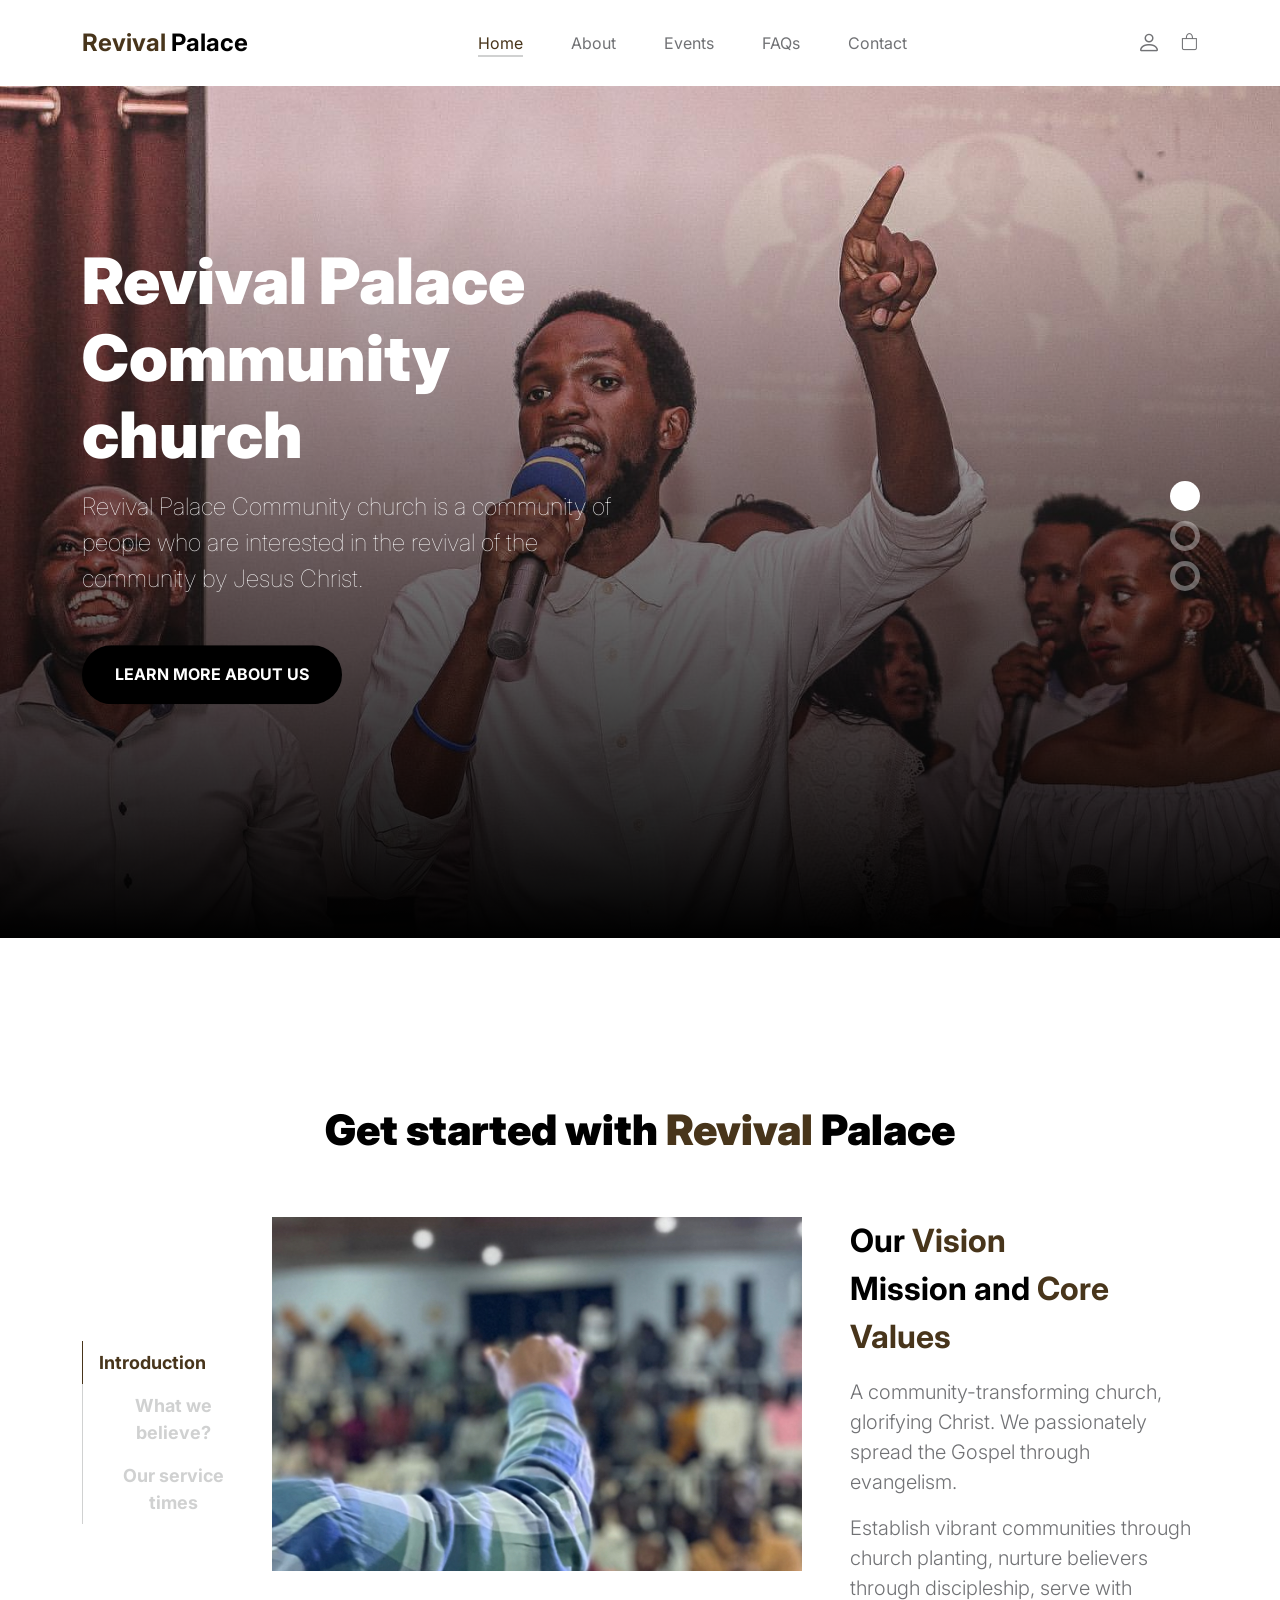
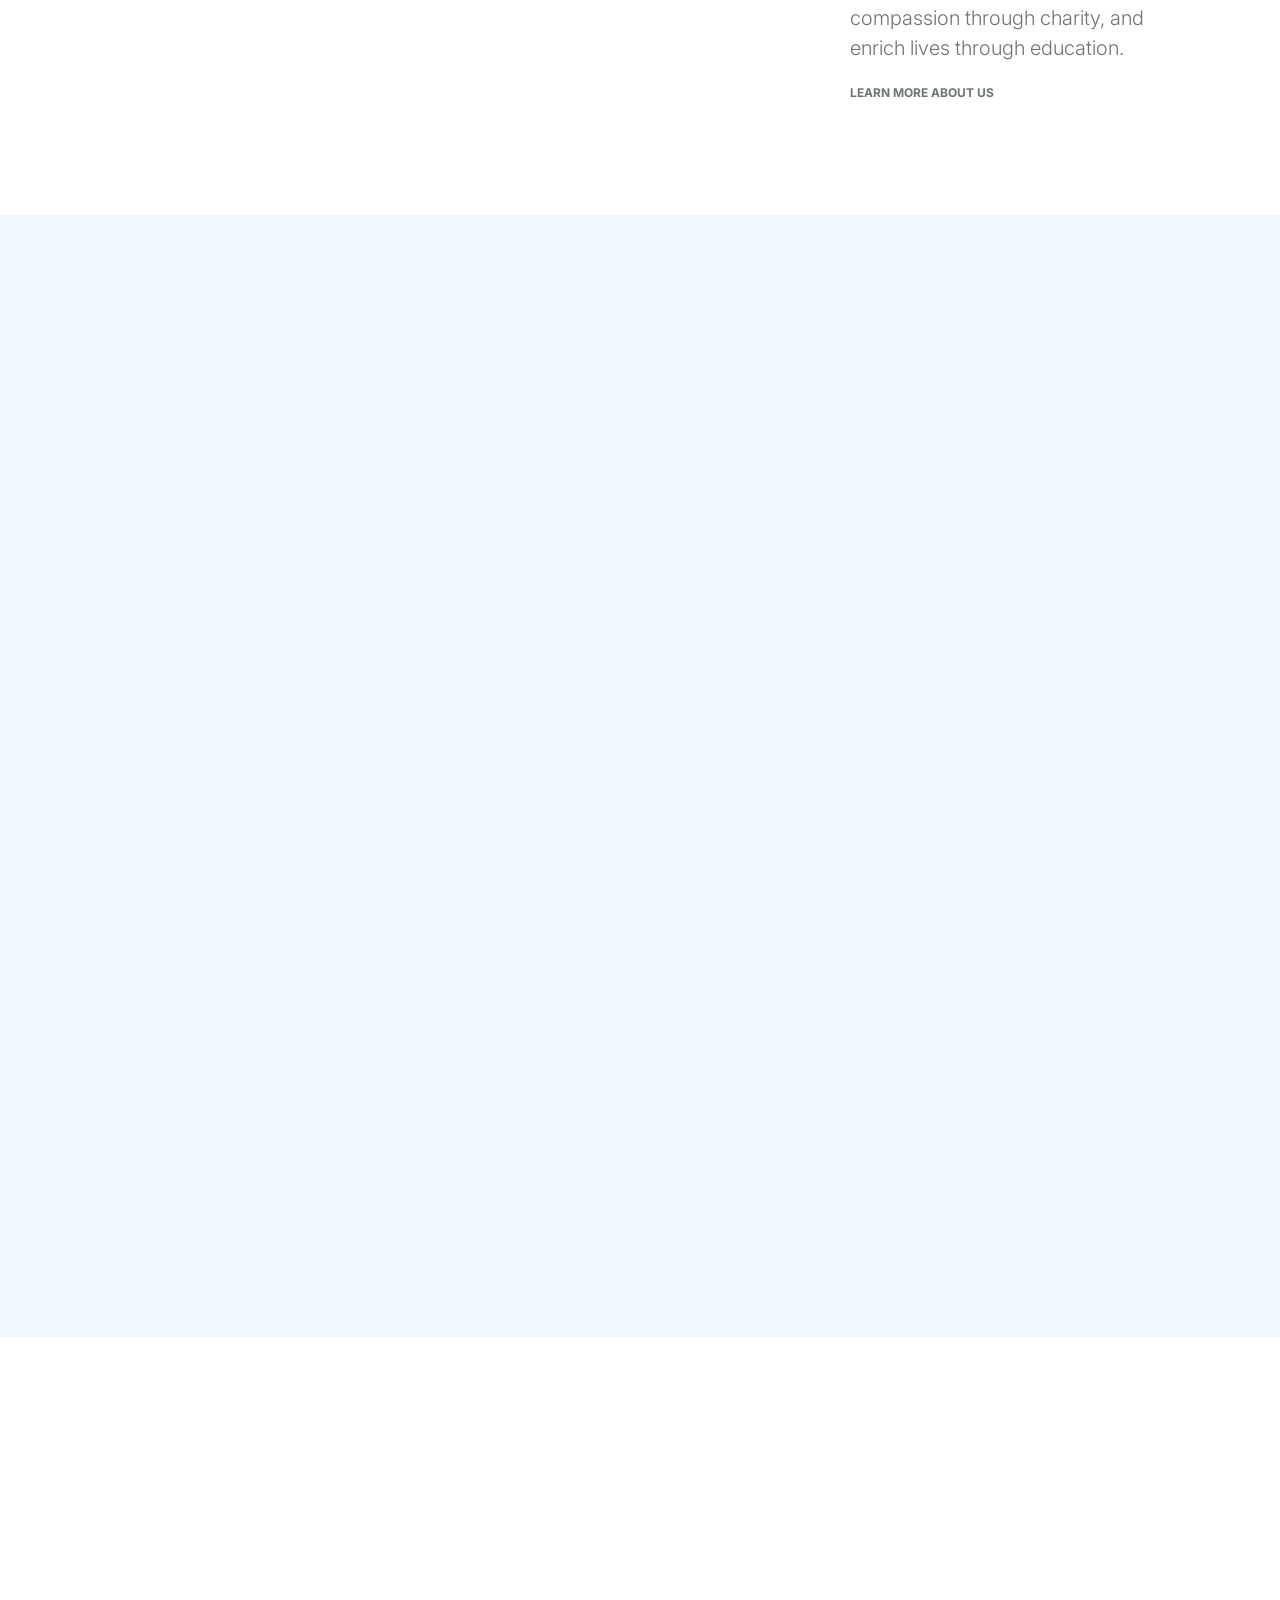
<file: Index.html>
<!doctype html>
<html lang="en">
    <head>
        <meta charset="utf-8">
        <meta name="viewport" content="width=device-width, initial-scale=1">
        
        <!-- Primary Meta Tags -->
        <title>Revival Palace Community Church | Christian Church in Kigali, Rwanda</title>
        <meta name="title" content="Revival Palace Community Church | Christian Church in Kigali, Rwanda">
        <meta name="description" content="Revival Palace Community Church is a vibrant Christian community in Kigali, Rwanda. Join us for worship services, Sunday school, and community events. Experience God's love and transformation.">
        <meta name="keywords" content="Revival Palace Church, Christian church Kigali, Rwanda church, Sunday service Kigali, church community Rwanda, worship service Kigali">
        <meta name="author" content="Revival Palace Community Church">
        <meta name="robots" content="index, follow">
        
        <!-- Open Graph / Facebook -->
        <meta property="og:type" content="website">
        <meta property="og:url" content="https://revivalpalacechurch.org/">
        <meta property="og:title" content="Revival Palace Community Church | Christian Church in Kigali, Rwanda">
        <meta property="og:description" content="Join our vibrant Christian community in Kigali. Experience worship, fellowship, and spiritual growth at Revival Palace Community Church.">
        <meta property="og:image" content="https://revivalpalacechurch.org/images/worshipteam/worship1 (3).jpg">

        <!-- Twitter -->
        <meta property="twitter:card" content="summary_large_image">
        <meta property="twitter:url" content="https://revivalpalacechurch.org/">
        <meta property="twitter:title" content="Revival Palace Community Church | Christian Church in Kigali, Rwanda">
        <meta property="twitter:description" content="Join our vibrant Christian community in Kigali. Experience worship, fellowship, and spiritual growth at Revival Palace Community Church.">
        <meta property="twitter:image" content="https://revivalpalacechurch.org/images/worshipteam/worship1 (3).jpg">

        <!-- Canonical URL -->
        <link rel="canonical" href="https://revivalpalacechurch.org/">

        <!-- Favicon -->
        <link rel="icon" type="image/png" href="images/logo/logoonly.png">
        <link rel="apple-touch-icon" href="images/apple-touch-icon.png">

        <!-- CSS FILES -->
        <link rel="preconnect" href="https://fonts.googleapis.com">

        <link rel="preconnect" href="https://fonts.gstatic.com" crossorigin>

        <link href="https://fonts.googleapis.com/css2?family=Inter:wght@100;300;400;700;900&display=swap" rel="stylesheet">

        <link href="css/bootstrap.min.css" rel="stylesheet">
        <link href="css/bootstrap-icons.css" rel="stylesheet">

        <link rel="stylesheet" href="css/slick.css"/>

        <link href="css/tooplate-little-fashion.css" rel="stylesheet">
<!--

Find the documentatiuon of the website here:

https://alelabs.tech/documentation  

-->

        <!-- Structured Data for Organization -->
        <script type="application/ld+json">
        {
            "@context": "https://schema.org",
            "@type": "Organization",
            "name": "Revival Palace Community Church",
            "url": "https://revivalpalacechurch.org",
            "logo": "https://revivalpalacechurch.org/images/logo.png",
            "description": "Revival Palace Community Church is a vibrant Christian community in Kigali, Rwanda.",
            "address": {
                "@type": "PostalAddress",
                "streetAddress": "Gisozi-Musezero, kg706 ST",
                "addressLocality": "Kigali",
                "addressCountry": "RW"
            },
            "contactPoint": {
                "@type": "ContactPoint",
                "telephone": "+250-788-585-901",
                "contactType": "customer service",
                "email": "info@revivalpalacechurch.org"
            },
            "sameAs": [
                "https://www.facebook.com/africarevivalpalace/",
                "https://www.instagram.com/revivalpalacechurch/",
                "https://www.youtube.com/@Revivalpalacechurch"
            ]
        }
        </script>

        <!-- Structured Data for Church -->
        <script type="application/ld+json">
        {
            "@context": "https://schema.org",
            "@type": "Church",
            "name": "Revival Palace Community Church",
            "description": "A community-transforming church, glorifying Christ through worship, evangelism, and community service.",
            "address": {
                "@type": "PostalAddress",
                "streetAddress": "Gisozi-Musezero, kg706 ST",
                "addressLocality": "Kigali",
                "addressCountry": "RW"
            },
            "openingHours": "Su 09:00-12:00",
            "telephone": "+250-788-585-901",
            "email": "info@revivalpalacechurch.org",
            "url": "https://revivalpalacechurch.org"
        }
        </script>
    </head>
    
    <body>

        <section class="preloader">
            <div class="spinner">
                <span class="sk-inner-circle"></span>
            </div>
        </section>
    
        <main>

            <nav class="navbar navbar-expand-lg">
                <div class="container">
                    <button class="navbar-toggler" type="button" data-bs-toggle="collapse" data-bs-target="#navbarNav" aria-controls="navbarNav" aria-expanded="false" aria-label="Toggle navigation">
                        <span class="navbar-toggler-icon"></span>
                    </button>

                    <a class="navbar-brand" href="index.html">
                        <strong><span>Revival</span> Palace</strong>
                    </a>

                    <div class="d-lg-none">
                        <a href="sign-in.html" class="bi-person custom-icon me-3"></a>

                        <a href="event-detail.html" class="bi-bag custom-icon"></a>
                    </div>

                    <div class="collapse navbar-collapse" id="navbarNav">
                        <ul class="navbar-nav mx-auto">
                            <li class="nav-item">
                                <a class="nav-link active" href="index.html">Home</a>
                            </li>

                            <li class="nav-item">
                                <a class="nav-link" href="about.html">About</a>
                            </li>

                            <li class="nav-item">
                                <a class="nav-link" href="events.html">Events</a>
                            </li>

                            <li class="nav-item">
                                <a class="nav-link" href="faq.html">FAQs</a>
                            </li>

                            <li class="nav-item">
                                <a class="nav-link" href="contact.html">Contact</a>
                            </li>
                        </ul>

                        <div class="d-none d-lg-block">
                            <a href="sign-in.html" class="bi-person custom-icon me-3"></a>

                            <a href="event-detail.html" class="bi-bag custom-icon"></a>
                        </div>
                    </div>
                </div>
            </nav>

            <section class="slick-slideshow">   
                <div class="slick-custom">
                    <img src="images/worshipteam/worship1 (3).jpg" class="img-fluid" alt="Revival Palace Community Church worship team leading praise and worship">

                    <div class="slick-bottom">
                        <div class="container">
                            <div class="row">
                                <div class="col-lg-6 col-10">
                                    <h1 class="slick-title">Revival Palace Community church</h1>

                                    <p class="lead text-white mt-lg-3 mb-lg-5">Revival Palace Community church is a community of people who are interested in the revival of the community by Jesus Christ.</p>

                                    <a href="about.html" class="btn custom-btn">Learn more about us</a>
                                </div>
                            </div>
                        </div>
                    </div>
                </div>

                <div class="slick-custom">
                    <img src="images/worshipteam/worship1 (2).jpg" class="img-fluid" alt="Sunday service at Revival Palace Community Church with congregation worshiping">

                    <div class="slick-bottom">
                        <div class="container">
                            <div class="row">
                                <div class="col-lg-6 col-10">
                                    <h1 class="slick-title">Our Sunday Services</h1>

                                    <p class="lead text-white mt-lg-3 mb-lg-5">View our Sunday services,  Sunday school , special events and join us.</p>

                                    <a href="events.html" class="btn custom-btn">Explore our events</a>
                                </div>
                            </div>
                        </div>
                    </div>
                </div>

                <div class="slick-custom">
                    <img src="images/building/b1 (1).jpg" class="img-fluid" alt="Revival Palace Community Church building exterior in Kigali, Rwanda">

                    <div class="slick-bottom">
                        <div class="container">
                            <div class="row">
                                <div class="col-lg-6 col-10">
                                    <h1 class="slick-title">Talk to us</h1>

                                    <p class="lead text-white mt-lg-3 mb-lg-5">We are located in the heart of the city in Kigali, come and visit us.</p>

                                    <a href="contact.html" class="btn custom-btn">Work with us</a>
                                </div>
                            </div>
                        </div>
                    </div>
                </div>

            </section>

            <section class="about section-padding">
                <div class="container">
                    <div class="row">

                        <div class="col-12 text-center">
                            <h2 class="mb-5">Get started with <span>Revival</span> Palace</h2>
                        </div>

                        <div class="col-lg-2 col-12 mt-auto mb-auto">
                            <ul class="nav nav-pills mb-5 mx-auto justify-content-center align-items-center" id="pills-tab" role="tablist">
                                <li class="nav-item" role="presentation">
                                    <button class="nav-link active" id="pills-home-tab" data-bs-toggle="pill" data-bs-target="#pills-home" type="button" role="tab" aria-controls="pills-home" aria-selected="true">Introduction</button>
                                </li>

                                <li class="nav-item" role="presentation">
                                    <button class="nav-link" id="pills-youtube-tab" data-bs-toggle="pill" data-bs-target="#pills-youtube" type="button" role="tab" aria-controls="pills-youtube" aria-selected="true">What we believe?</button>
                                </li>

                                <li class="nav-item" role="presentation">
                                    <button class="nav-link" id="pills-skill-tab" data-bs-toggle="pill" data-bs-target="#pills-skill" type="button" role="tab" aria-controls="pills-skill" aria-selected="false">Our service times</button>
                                </li>
                            </ul>
                        </div>

                        <div class="col-lg-10 col-12">
                            <div class="tab-content mt-2" id="pills-tabContent">
                                <div class="tab-pane fade show active" id="pills-home" role="tabpanel" aria-labelledby="pills-home-tab">

                                    <div class="row">
                                        <div class="col-lg-7 col-12">
                                            <img src="images/crowd/c1 (1).PNG" class="img-fluid" alt="Diverse congregation at Revival Palace Community Church during Sunday service">
                                        </div>

                                        <div class="col-lg-5 col-12">
                                            <div class="d-flex flex-column h-100 ms-lg-4 mt-lg-0 mt-5">
                                                <h4 class="mb-3">Our <span>Vision</span> <br> <span></span>Mission</span> and <span>Core Values</span> </h4>

                                                <p>A community-transforming church, glorifying Christ. We passionately spread the Gospel through evangelism.    </p>

                                                <p>Establish vibrant communities through church planting, nurture believers through discipleship, serve with compassion through charity, and enrich lives through education.</p>

                                                <div class="mt-2 mt-lg-auto">
                                                    <a href="about.html" class="custom-link mb-2">
                                                        Learn more about us
                                                        <i class="bi-arrow-right ms-2"></i>
                                                    </a>
                                                </div>
                                            </div>
                                        </div>
                                    </div>
                                </div>

                                <div class="tab-pane fade" id="pills-youtube" role="tabpanel" aria-labelledby="pills-youtube-tab">

                                    <div class="row">
                                        <div class="col-lg-7 col-12">
                                            <div class="ratio ratio-16x9">
                                                <img src="images/crowd/c1 (2) (2).jpg" class="img-fluid" alt="Church members engaged in worship and fellowship at Revival Palace Community Church">
                                                <!-- <iframe src="https://www.youtube-nocookie.com/embed/f_7JqPDWhfw?controls=0" title="YouTube video player" frameborder="0" allow="accelerometer; autoplay; clipboard-write; encrypted-media; gyroscope; picture-in-picture" allowfullscreen></iframe> -->
                                            </div>
                                        </div>

                                        <div class="col-lg-5 col-12">
                                            <div class="d-flex flex-column h-100 ms-lg-4 mt-lg-0 mt-5">
                                                <h4 class="mb-3">Our <span>Beliefs</span></h4>

                                                <p>We believe in the Bible as the inspired and infallible Word of God. We believe in the Trinity, the Father, Son, and Holy Spirit. We believe in the deity of Jesus Christ, His virgin birth, His sinless life, His miracles, His vicarious and atoning death through His shed blood, His bodily resurrection, His ascension to the right hand of the Father, and His personal return in power and glory.</p>

                                                    <div class="mt-2 mt-lg-auto">
                                                    <a href="contact.html" class="custom-link mb-2">
                                                        Work with us
                                                        <i class="bi-arrow-right ms-2"></i>
                                                    </a>
                                                </div>
                                            </div>
                                        </div>
                                    </div>
                                </div>

                                <div class="tab-pane fade" id="pills-skill" role="tabpanel" aria-labelledby="pills-skill-tab">
                                    <div class="row">
                                        <div class="col-lg-7 col-12">
                                            <img src="images/pastors/p1 (9).jpg" class="img-fluid" alt="Senior Pastor of Revival Palace Community Church delivering sermon">
                                        </div>

                                        <div class="col-lg-5 col-12">
                                            <div class="d-flex flex-column h-100 ms-lg-4 mt-lg-0 mt-5">
                                                <h4 class="mb-3">Weekly Services Times </h4>

                                                <p>We have english services and Kinyarwanda. </p>

                                                <div class="skill-thumb mt-3">

                                                    <strong>Sunday english service</strong>
                                                        <span class="float-end">7:30AM</span>
                                                            <div class="progress">
                                                                <div class="progress-bar progress-bar-primary" role="progressbar" aria-valuenow="90" aria-valuemin="0" aria-valuemax="100" style="width: 90%;"></div>
                                                            </div>

                                                    <strong>Sunday Kinyarwanda service</strong>
                                                        <span class="float-end">10:30AM</span>
                                                            <div class="progress">
                                                                <div class="progress-bar progress-bar-primary" role="progressbar" aria-valuenow="70" aria-valuemin="0" aria-valuemax="100" style="width: 70%;"></div>
                                                            </div>

                                                    <strong>Wednsday Fasting and Prayer</strong>
                                                        <span class="float-end">6:00PM</span>
                                                            <div class="progress">
                                                                <div class="progress-bar progress-bar-primary" role="progressbar" aria-valuenow="80" aria-valuemin="0" aria-valuemax="100" style="width: 80%;"></div>
                                                            </div>
                                                            <strong>Friday Home Cells</strong>
                                                            <span class="float-end">6:30PM</span>
                                                                <div class="progress">
                                                                    <div class="progress-bar progress-bar-primary" role="progressbar" aria-valuenow="70" aria-valuemin="0" aria-valuemax="100" style="width: 70%;"></div>
                                                                </div>

                                                </div>
                                                
                                                <div class="mt-2 mt-lg-auto">
                                                    <a href="events.html" class="custom-link mb-2">
                                                        Explore other events
                                                        <i class="bi-arrow-right ms-2"></i>
                                                    </a>
                                                </div>
                                            </div>
                                        </div>
                                    </div>
                                </div>

                            </div>
                        </div>

                    </div>
                </div>
            </section>

            <section class="front-product">
                <div class="container-fluid p-0">
                    <div class="row align-items-center">

                        <div class="col-lg-6 col-12">
                            <img src="images/worshipteam/worship1 (7).jpg" class="img-fluid" alt="Worship team performing during Sunday service at Revival Palace Community Church">
                        </div>

                        <div class="col-lg-6 col-12">
                            <div class="px-5 py-5 py-lg-0">
                                
                                <h2 class="mb-4"><span>Worship</span> Team Programs</h2>

                                <p class="lead mb-4">Our Worship Team leads us into God's presence through heartfelt praise and spirit-filled worship.
                                    We are committed to glorifying Christ and creating an atmosphere where lives are touched and transformed..</p>

                                <a href="https://forms.gle/P4L4SVULbf1LaJXH8" class="custom-link" target="_blank">
                                    Join us
                                    <i class="bi-arrow-right ms-2"></i>
                                </a>
                            </div>
                        </div>

                    </div>
                </div>
            </section>

            <section class="featured-product section-padding">
                <div class="container">
                    <div class="row">
                        
                        <div class="col-12 text-center">
                            <h2 class="mb-5">Featured Events </h2>
                        </div>

                        <div class="col-lg-4 col-12 mb-3">
                            <div class="product-thumb">
                                <a href="event-detail.html">
                                    <img src="images/events/events (2).jpg" class="img-fluid product-image" alt="Special church event at Revival Palace Community Church">
                                </a>

                                <div class="product-top d-flex">
                                    <span class="product-alert me-auto">This month</span>

                                    <a href="#" class="bi-heart-fill product-icon"></a>
                                </div>

                                <div class="product-info d-flex">
                                    <div>
                                        <h5 class="product-title mb-0">
                                            <a href="event-detail.html" class="event-title-link">Conference</a>
                                        </h5>

                                        <p class="product-p">Annual Revival or Healing Conference</p>
                                    </div>

                                    <small class="product-price text-muted ms-auto mt-auto mb-5">Live</small>
                                </div>
                            </div>
                        </div>

                        <div class="col-lg-4 col-12 mb-3">
                            <div class="product-thumb">
                                <a href="event-detail.html">
                                    <img src="images/events/events (3).jpg" class="img-fluid product-image" alt="Community gathering at Revival Palace Community Church">
                                </a>

                                <div class="product-top d-flex">
                                    <span class="product-alert">Coming in July</span>

                                    <a href="#" class="bi-heart-fill product-icon ms-auto"></a>
                                </div>

                                <div class="product-info d-flex">
                                    <div>
                                        <h5 class="product-title mb-0">
                                            <a href="event-detail.html" class="event-title-link">Outreach</a>
                                        </h5>

                                        <p class="product-p">Community Outreach Day</p>
                                    </div>

                                    <small class="product-price text-muted ms-auto mt-auto mb-5">Live</small>
                                </div>
                            </div>
                        </div>

                        <div class="col-lg-4 col-12">
                            <div class="product-thumb">
                                <a href="event-detail.html">
                                    <img src="images/events/events (4).jpg" class="img-fluid product-image" alt="Church celebration event at Revival Palace Community Church">
                                </a>

                                <div class="product-top d-flex">
                                    <a href="#" class="bi-heart-fill product-icon ms-auto"></a>
                                </div>

                                <div class="product-info d-flex">
                                    <div>
                                        <h5 class="product-title mb-0">
                                            <a href="event-detail.html" class="event-title-link">Youth and Family</a>
                                        </h5>

                                        <p class="product-p">Youth & Family Sunday</p>
                                    </div>

                                    <small class="product-price text-muted ms-auto mt-auto mb-5">Online</small>
                                </div>
                            </div>
                        </div>

                        <div class="col-12 text-center">
                            <a href="events.html" class="view-all">View All Events</a>
                        </div>

                    </div>
                </div>
            </section>

        </main>

        <footer class="site-footer">
            <div class="container">
                <div class="row">

                    <div class="col-lg-3 col-10 me-auto mb-4">
                        <h4 class="text-white mb-3"><a href="index.html">Revival </a> Palace</h4>
                        <p class="copyright-text text-muted mt-lg-5 mb-4 mb-lg-0">Copyright © 2025 <strong>RPCC</strong></p>
                        <br>
                        <p class="copyright-text">Designed at <a href="https://www.alelabs.tech/" target="_blank">Alelabs</a></p>
                    </div>

                    <div class="col-lg-5 col-8">
                        <h5 class="text-white mb-3">Sitemap</h5>

                        <ul class="footer-menu d-flex flex-wrap">
                            <li class="footer-menu-item"><a href="about.html" class="footer-menu-link">About</a></li>

                            <li class="footer-menu-item"><a href="events.html" class="footer-menu-link">Events</a></li>

                            <li class="footer-menu-item"><a href="#" class="footer-menu-link">Privacy policy</a></li>

                            <li class="footer-menu-item"><a href="faq.html" class="footer-menu-link">FAQs</a></li>

                            <li class="footer-menu-item"><a href="contact.html" class="footer-menu-link">Contact</a></li>
                        </ul>
                    </div>

                    <div class="col-lg-3 col-4">
                        <h5 class="text-white mb-3">Social</h5>

                        <ul class="social-icon">

                            <li><a href="https://www.youtube.com/@Revivalpalacechurch" class="social-icon-link bi-youtube" target="_blank"></a></li>

                            <li><a href="https://wa.me/250788585901" class="social-icon-link bi-whatsapp" target="_blank"></a></li>

                            <li><a href="https://www.instagram.com/revivalpalacechurch/" class="social-icon-link bi-instagram" target="_blank"></a></li>

                            <li><a href="https://www.facebook.com/africarevivalpalace/" class="social-icon-link bi-facebook" target="_blank"></a></li>
                        </ul>
                    </div>

                </div>
            </div>
        </footer>

        <!-- JAVASCRIPT FILES -->
        <script src="js/jquery.min.js"></script>
        <script src="js/bootstrap.bundle.min.js"></script>
        <script src="js/Headroom.js"></script>
        <script src="js/jQuery.headroom.js"></script>
        <script src="js/slick.min.js"></script>
        <script src="js/custom.js"></script>

    </body>
</html>
</file>
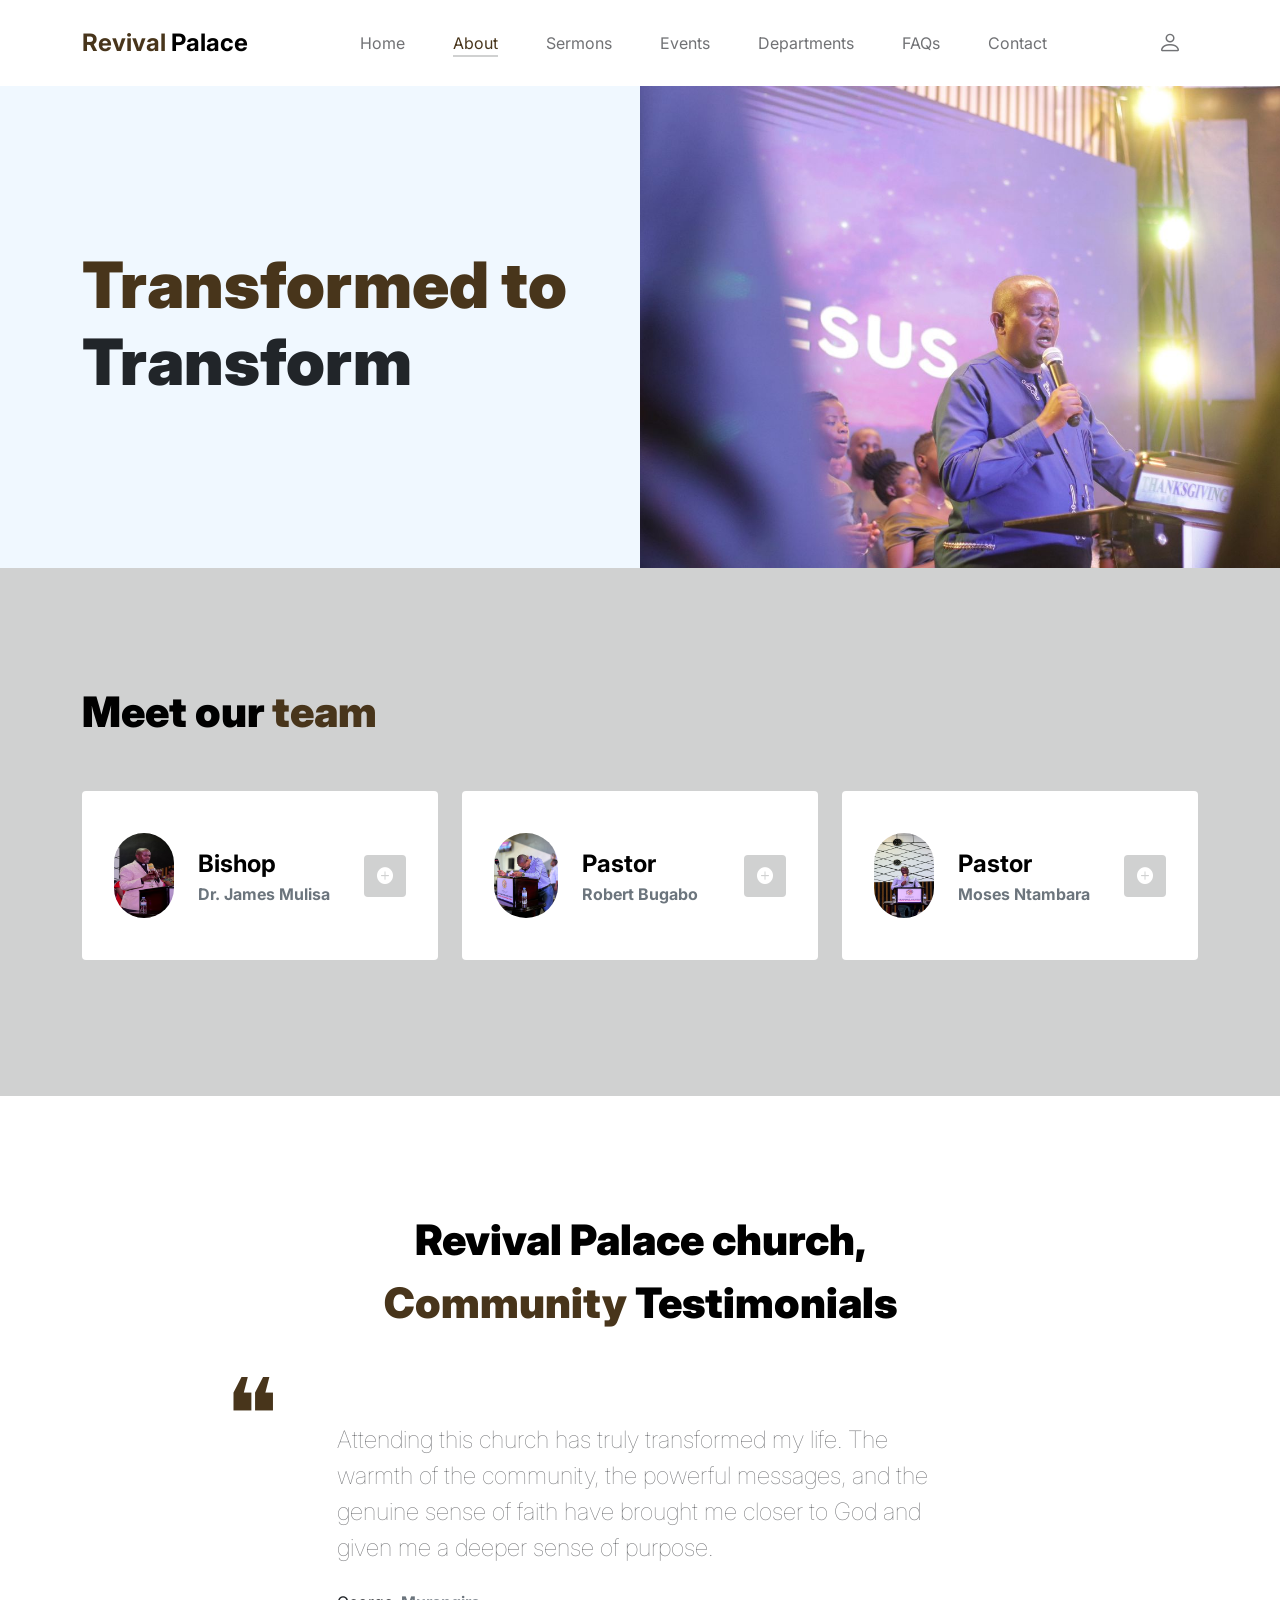
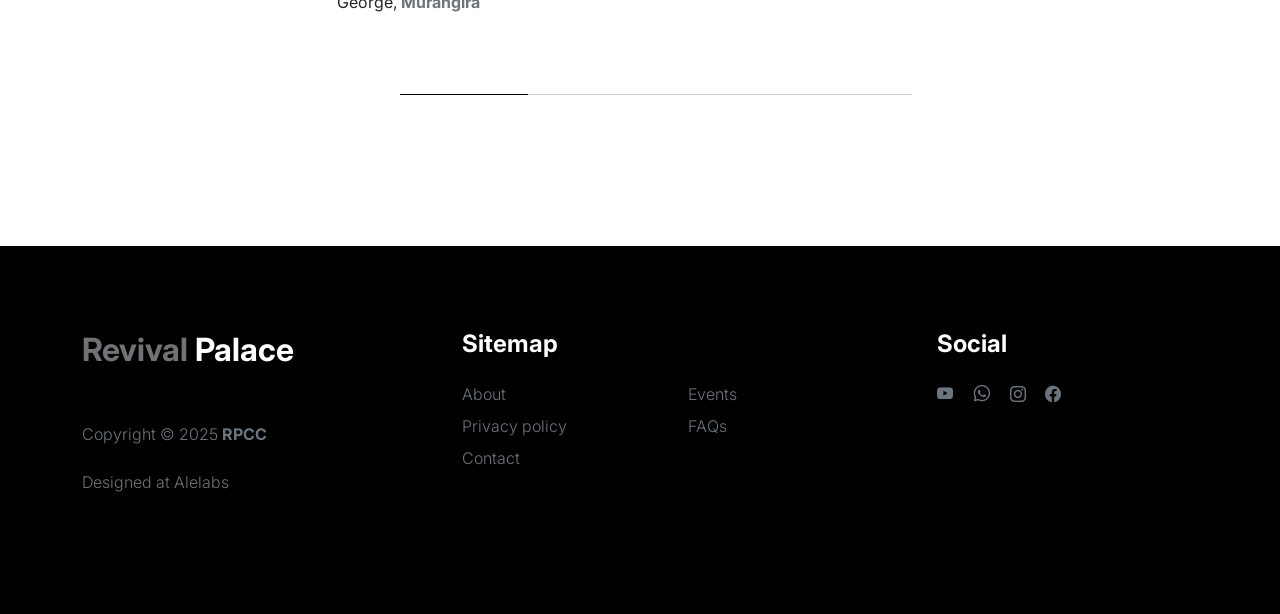
<file: about.html>
<!doctype html>
<html lang="en">
    <head>
        <meta charset="utf-8">
        <meta name="viewport" content="width=device-width, initial-scale=1">
        
        <!-- Favicon -->
        <link rel="icon" type="image/png" href="images/logo/logoonly.png">
        
        <!-- Primary Meta Tags -->
        <title>About Revival Palace Community Church | Our Vision, Mission & Values</title>
        <meta name="title" content="About Revival Palace Community Church | Our Vision, Mission & Values">
        <meta name="description" content="Learn about Revival Palace Community Church's vision, mission, and core values. Discover how we're transforming communities through faith, worship, and service in Kigali, Rwanda.">
        <meta name="keywords" content="Revival Palace Church about, church vision Rwanda, Christian mission Kigali, church values Rwanda, community church Kigali, church leadership Rwanda">
        <meta name="author" content="Revival Palace Community Church">
        <meta name="robots" content="index, follow">
        
        <!-- Open Graph / Facebook -->
        <meta property="og:type" content="website">
        <meta property="og:url" content="https://revivalpalacechurch.org/about">
        <meta property="og:title" content="About Revival Palace Community Church | Our Vision, Mission & Values">
        <meta property="og:description" content="Discover our church's vision, mission, and values. Learn how we're making a difference in Kigali through faith, worship, and community service.">
        <meta property="og:image" content="https://revivalpalacechurch.org/images/crowd/c1 (1).PNG">

        <!-- Twitter -->
        <meta property="twitter:card" content="summary_large_image">
        <meta property="twitter:url" content="https://revivalpalacechurch.org/about">
        <meta property="twitter:title" content="About Revival Palace Community Church | Our Vision, Mission & Values">
        <meta property="twitter:description" content="Discover our church's vision, mission, and values. Learn how we're making a difference in Kigali through faith, worship, and community service.">
        <meta property="twitter:image" content="https://revivalpalacechurch.org/images/crowd/c1 (1).PNG">

        <!-- Canonical URL -->
        <link rel="canonical" href="https://revivalpalacechurch.org/about">

        <!-- Favicon -->
        <link rel="icon" type="image/x-icon" href="images/favicon.ico">
        <link rel="apple-touch-icon" href="images/apple-touch-icon.png">

        <!-- CSS FILES -->
        <link rel="preconnect" href="https://fonts.googleapis.com">

        <link rel="preconnect" href="https://fonts.gstatic.com" crossorigin>

        <link href="https://fonts.googleapis.com/css2?family=Inter:wght@100;300;400;700;900&display=swap" rel="stylesheet">

        <link href="css/bootstrap.min.css" rel="stylesheet">
        <link href="css/bootstrap-icons.css" rel="stylesheet">

        <link rel="stylesheet" href="css/slick.css"/>

        <link href="css/tooplate-little-fashion.css" rel="stylesheet">
        
        
<!--

Tooplate 2127 Little Fashion

https://www.tooplate.com/view/2127-little-fashion

-->

        <!-- Structured Data for About Page -->
        <script type="application/ld+json">
        {
            "@context": "https://schema.org",
            "@type": "AboutPage",
            "name": "About Revival Palace Community Church",
            "description": "Learn about Revival Palace Community Church's vision, mission, and core values in Kigali, Rwanda.",
            "mainEntity": {
                "@type": "Organization",
                "name": "Revival Palace Community Church",
                "description": "A community-transforming church, glorifying Christ through worship, evangelism, and community service.",
                "mission": "To passionately spread the Gospel through evangelism and establish vibrant communities through church planting",
                "vision": "A community-transforming church, glorifying Christ",
                "coreValues": [
                    "Worship and Praise",
                    "Evangelism and Outreach",
                    "Discipleship and Education",
                    "Community Service",
                    "Church Planting"
                ]
            }
        }
        </script>
    </head>
    
    <body>

        <section class="preloader">
            <div class="spinner">
                <span class="sk-inner-circle"></span>
            </div>
        </section>
    
        <main>

            
            <nav class="navbar navbar-expand-lg">
                <div class="container">
                    <button class="navbar-toggler" type="button" data-bs-toggle="collapse" data-bs-target="#navbarNav" aria-controls="navbarNav" aria-expanded="false" aria-label="Toggle navigation">
                        <span class="navbar-toggler-icon"></span>
                    </button>

                    <a class="navbar-brand" href="index.html">
                        <strong><span>Revival</span> Palace</strong>
                    </a>

                    <div class="d-lg-none">
                        <a href="sign-in.html" class="bi-person custom-icon me-3"></a>
                    </div>

                    <div class="collapse navbar-collapse" id="navbarNav">
                        <ul class="navbar-nav mx-auto">
                            <li class="nav-item">
                                <a class="nav-link" href="index.html">Home</a>
                            </li>

                            <li class="nav-item">
                                <a class="nav-link active" href="about.html">About</a>
                            </li>

                            <li class="nav-item">
                                <a class="nav-link" href="sermons.html">Sermons</a>
                            </li>

                            <li class="nav-item">
                                <a class="nav-link" href="events.html">Events</a>
                            </li>

                            <li class="nav-item">
                                <a class="nav-link" href="departments.html">Departments</a>
                            </li>

                            <li class="nav-item">
                                <a class="nav-link" href="faq.html">FAQs</a>
                            </li>

                            <li class="nav-item">
                                <a class="nav-link" href="contact.html">Contact</a>
                            </li>
                        </ul>

                        <div class="d-none d-lg-block">
                            <a href="sign-in.html" class="bi-person custom-icon me-3"></a>
                        </div>
                    </div>
                </div>
            </nav>

            <header class="site-header section-padding-img site-header-image">
                <div class="container">
                    <div class="row">

                        <div class="col-lg-6 col-12 header-info">
                            <h1>
                                <span class="d-block text-primary">Transformed to</span>
                                <span class="d-block text-dark">Transform</span>
                            </h1>
                        </div>
                    </div>
                </div>

                <img src="images/pastors/p1 (2).JPG" class="header-image img-fluid" alt="Revival Palace Community Church leadership team and congregation">
            </header>

            <section class="team section-padding">
                <div class="container">
                    <div class="row">

                        <div class="col-12">
                            <h2 class="mb-5">Meet our <span>team</span></h2>
                        </div>

                        <div class="col-lg-4 mb-4 col-12">
                            <div class="team-thumb d-flex align-items-center">
                                <img src="images/pastors/p1 (7).jpg" class="img-fluid custom-circle-image team-image me-4" alt="Senior Pastor of Revival Palace Community Church">

                                <div class="team-info">
                                    <h5 class="mb-0">Bishop </h5>
                                    <strong class="text-muted">Dr. James Mulisa</strong>

                                    <!-- Button trigger modal -->
                                    <button type="button" class="btn custom-modal-btn" data-bs-toggle="modal" data-bs-target="#don">
                                      <i class="bi-plus-circle-fill"></i>
                                    </button>

                                </div>
                            </div>
                        </div>

                        <div class="col-lg-4 mb-4 col-12">
                            <div class="team-thumb d-flex align-items-center">
                                <img src="images/pastors/p1 (1).jpg" class="img-fluid custom-circle-image team-image me-4" alt="Associate Pastor of Revival Palace Community Church">

                                <div class="team-info">
                                    <h5 class="mb-0"> Pastor </h5>
                                    <strong class="text-muted">Robert Bugabo</strong>

                                    <!-- Button trigger modal -->
                                    <button type="button" class="btn custom-modal-btn" data-bs-toggle="modal" data-bs-target="#kelly">
                                      <i class="bi-plus-circle-fill"></i>
                                    </button>
                                </div>
                            </div>
                        </div>

                        <div class="col-lg-4 mb-lg-0 mb-4 col-12">
                            <div class="team-thumb d-flex align-items-center">
                                <img src="images/pastors/p1 (6).jpg" class="img-fluid custom-circle-image team-image me-4" alt="Church leader at Revival Palace Community Church">

                                <div class="team-info">
                                    <h5 class="mb-0">Pastor </h5>
                                    <strong class="text-muted">Moses Ntambara</strong>

                                    <!-- Button trigger modal -->
                                    <button type="button" class="btn custom-modal-btn" data-bs-toggle="modal" data-bs-target="#marie">
                                      <i class="bi-plus-circle-fill"></i>
                                    </button>
                                </div>
                            </div>
                        </div>

                    </div>
                </div>
            </section>

            <section class="testimonial section-padding">
                <div class="container">
                    <div class="row">

                        <div class="col-lg-9 mx-auto col-11">
                            <h2 class="text-center">Revival Palace church, <br> <span>Community</span> Testimonials</h2>

                            <div class="slick-testimonial">
                                <div class="slick-testimonial-caption">
                                    <p class="lead">Attending this church has truly transformed my life. The warmth of the community, the powerful messages, and the genuine sense of faith have brought me closer to God and given me a deeper sense of purpose.</p>

                                    <div class="slick-testimonial-client d-flex align-items-center mt-4">
                                        <!-- <img src="images/people/senior-man-wearing-white-face-mask-covid-19-campaign-with-design-space.jpeg" class="img-fluid custom-circle-image me-3" alt=""> -->

                                        <span>George, <strong class="text-muted">Murangira </strong></span>
                                    </div>
                                </div>

                                <div class="slick-testimonial-caption">
                                    <p class="lead">his church has become a second home for our family. Our kids love the Sunday school, and we always feel supported, encouraged, and uplifted every time we walk through the doors.</p>

                                    <div class="slick-testimonial-client d-flex align-items-center mt-4">
                                        <!-- <img src="images/people/beautiful-woman-face-portrait-brown-background.jpeg" class="img-fluid custom-circle-image me-3" alt=""> -->

                                        <span>Pastor Fred, <strong class="text-muted">Family</strong></span>
                                    </div>
                                </div>

                                <div class="slick-testimonial-caption">
                                    <p class="lead">From the very first visit, I was welcomed with open arms. The sense of belonging and kindness here is unlike anything I've experienced elsewhere</p>

                                    <div class="slick-testimonial-client d-flex align-items-center mt-4">
                                        <!-- <img src="images/people/portrait-british-woman.jpeg" class="img-fluid custom-circle-image me-3" alt=""> -->

                                        <span>Enock, <strong class="text-muted">Friend</strong></span>
                                    </div>
                                </div>

                                <div class="slick-testimonial-caption">
                                    <p class="lead">Every message challenges me to grow in my faith. I've never felt more connected to God or more confident in my spiritual journey.</p>

                                    <div class="slick-testimonial-client d-flex align-items-center mt-4">
                                        <!-- <img src="images/people/woman-wearing-mask-face-closeup-covid-19-green-background.jpeg" class="img-fluid custom-circle-image me-3" alt=""> -->

                                        <span>Faith, <strong class="text-muted">Kaneza</strong></span>
                                    </div>
                                </div>
                            </div>
                        </div>

                    </div>
                </div>
            </section>

        </main>

        <footer class="site-footer">
            <div class="container">
                <div class="row">

                    <div class="col-lg-3 col-10 me-auto mb-4">
                        <h4 class="text-white mb-3"><a href="index.html">Revival </a> Palace</h4>
                        <p class="copyright-text text-muted mt-lg-5 mb-4 mb-lg-0">Copyright © 2025 <strong>RPCC</strong></p>
                        <br>
                        <p class="copyright-text">Designed at <a href="https://www.alelabs.tech/" target="_blank">Alelabs</a></p>
                    </div>

                    <div class="col-lg-5 col-8">
                        <h5 class="text-white mb-3">Sitemap</h5>

                        <ul class="footer-menu d-flex flex-wrap">
                            <li class="footer-menu-item"><a href="about.html" class="footer-menu-link">About</a></li>

                            <li class="footer-menu-item"><a href="events.html" class="footer-menu-link">Events</a></li>

                            <li class="footer-menu-item"><a href="#" class="footer-menu-link">Privacy policy</a></li>

                            <li class="footer-menu-item"><a href="faq.html" class="footer-menu-link">FAQs</a></li>

                            <li class="footer-menu-item"><a href="contact.html" class="footer-menu-link">Contact</a></li>
                        </ul>
                    </div>

                    <div class="col-lg-3 col-4">
                        <h5 class="text-white mb-3">Social</h5>

                        <ul class="social-icon">

                            <li><a href="https://www.youtube.com/@Revivalpalacechurch" class="social-icon-link bi-youtube" target="_blank"></a></li>

                            <li><a href="https://wa.me/250788585901" class="social-icon-link bi-whatsapp" target="_blank"></a></li>

                            <li><a href="https://www.instagram.com/revivalpalacechurch/" class="social-icon-link bi-instagram" target="_blank"></a></li>

                            <li><a href="https://www.facebook.com/africarevivalpalace/" class="social-icon-link bi-facebook" target="_blank"></a></li>
                        </ul>
                    </div>

                </div>
            </div>
        </footer>

        <!-- TEAM MEMBER MODAL -->
        <div class="modal fade" id="don" tabindex="-1" aria-labelledby="exampleModalLabel" aria-hidden="true">
            <div class="modal-dialog modal-dialog-centered modal-lg">
                <div class="modal-content border-0">
                    <div class="modal-header flex-column">
                        <h3 class="modal-title" id="exampleModalLabel">Bishop dr. James Mulisa</h3>

                        <h6 class="text-muted">Church senior pastor</h6>

                        <button type="button" class="btn-close" data-bs-dismiss="modal" aria-label="Close"></button>
                    </div>

                    <div class="modal-body">
                        <h5 class="mb-4">Pastor James has a quiet but deep faith that inspires everyone around him. </h5>

                        <div class="row mb-4">
                            <div class="col-lg-6 col-12">
                                <p>He spends the early hours of each morning in prayer and reflection, always seeking God's guidance before making decisions. </p>
                            </div>

                            <div class="col-lg-6 col-12">
                                <p>His love for Scripture is evident in the way he teaches and lives, and he often shares how his personal walk with Christ is what fuels his strength and joy in ministry.</p>
                            </div>
                        </div>

                        <ul class="social-icon">
                            <li class="me-3"><strong>Where to find?</strong></li>

                            <!-- <li><a href="#" class="social-icon-link bi-youtube"></a></li> -->

                            <!-- <li><a href="#" class="social-icon-link bi-whatsapp"></a></li> -->

                            <li><a href="https://www.instagram.com/bishopmulisa/" class="social-icon-link bi-instagram" target="_blank"></a></li>
                        </ul>
                    </div>
                </div>

            </div>
        </div>

        <!-- TEAM MEMBER MODAL -->
        <div class="modal fade" id="kelly" tabindex="-1" aria-labelledby="exampleModalLabel" aria-hidden="true">
            <div class="modal-dialog modal-dialog-centered modal-lg">
                <div class="modal-content border-0">
                    <div class="modal-header flex-column">
                        <h3 class="modal-title" id="exampleModalLabel">Pastor. Robert Bugabo</h3>

                        <h6 class="text-muted">Church admin</h6>

                        <button type="button" class="btn-close" data-bs-dismiss="modal" aria-label="Close"></button>
                    </div>

                    <div class="modal-body">
                        <h5 class="mb-4">Pastor Robert is known for her deep compassion and unwavering trust in God</h5>

                        <div class="row mb-4">
                            <div class="col-lg-6 col-12">
                                <p>er spiritual life is rooted in daily worship and intercession, and she often speaks about the peace she finds when resting in God's presence.</p>
                            </div>

                            <div class="col-lg-6 col-12">
                                <p>His gentle spirit and strong faith leave a lasting impact on everyone she ministers to.</p>
                            </div>
                        </div>

                        <ul class="social-icon">
                            <li class="me-3"><strong>Where to find?</strong></li>

                            <li><a href="https://wa.me/250788585901" class="social-icon-link bi-whatsapp"></a></li>

                            <!-- <li><a href="#" class="social-icon-link bi-instagram"></a></li> -->
                        </ul>
                    </div>
                </div>

            </div>
        </div>

        <!-- TEAM MEMBER MODAL -->
        <div class="modal fade" id="marie" tabindex="-1" aria-labelledby="exampleModalLabel" aria-hidden="true">
            <div class="modal-dialog modal-dialog-centered modal-lg">
                <div class="modal-content border-0">
                    <div class="modal-header flex-column">
                        <h3 class="modal-title" id="exampleModalLabel">Pastor Moses Ntambara</h3>

                        <h6 class="text-muted">Church Pastor</h6>

                        <button type="button" class="btn-close" data-bs-dismiss="modal" aria-label="Close"></button>
                    </div>

                    <div class="modal-body">
                        <h5 class="mb-4">Pastor Moses has a bold and passionate relationship with the Lord.</h5>

                        <div class="row mb-4">
                            <div class="col-lg-6 col-12">
                                <p>He is constantly seeking new ways to grow spiritually, whether through fasting, studying theology, or serving in quiet, unseen ways. </p>
                            </div>

                            <div class="col-lg-6 col-12">
                                <p> He believes that true leadership begins with personal surrender and is always encouraging others to pursue a deeper walk with Christ. </p>
                            </div>
                        </div>

                        <ul class="social-icon">
                            <li class="me-3"><strong>His writings.</strong></li>

                            <!-- <li><a href="#" class="social-icon-link bi-twitter"></a></li> -->

                            <!-- <li><a href="#" class="social-icon-link bi-linkedin"></a></li> -->
                             <!-- <li><p>coming <a href="#"></a>Soon</p></li> -->

                            <li><a href="#" class="social-icon-link bi-envelope"></a></li>
                        </ul>
                    </div>
                </div>

            </div>
        </div>

        <!-- JAVASCRIPT FILES -->
        <script src="js/jquery.min.js"></script>
        <script src="js/bootstrap.bundle.min.js"></script>
        <script src="js/Headroom.js"></script>
        <script src="js/jQuery.headroom.js"></script>
        <script src="js/slick.min.js"></script>
        <script src="js/custom.js"></script>

    </body>
</html>
</file>
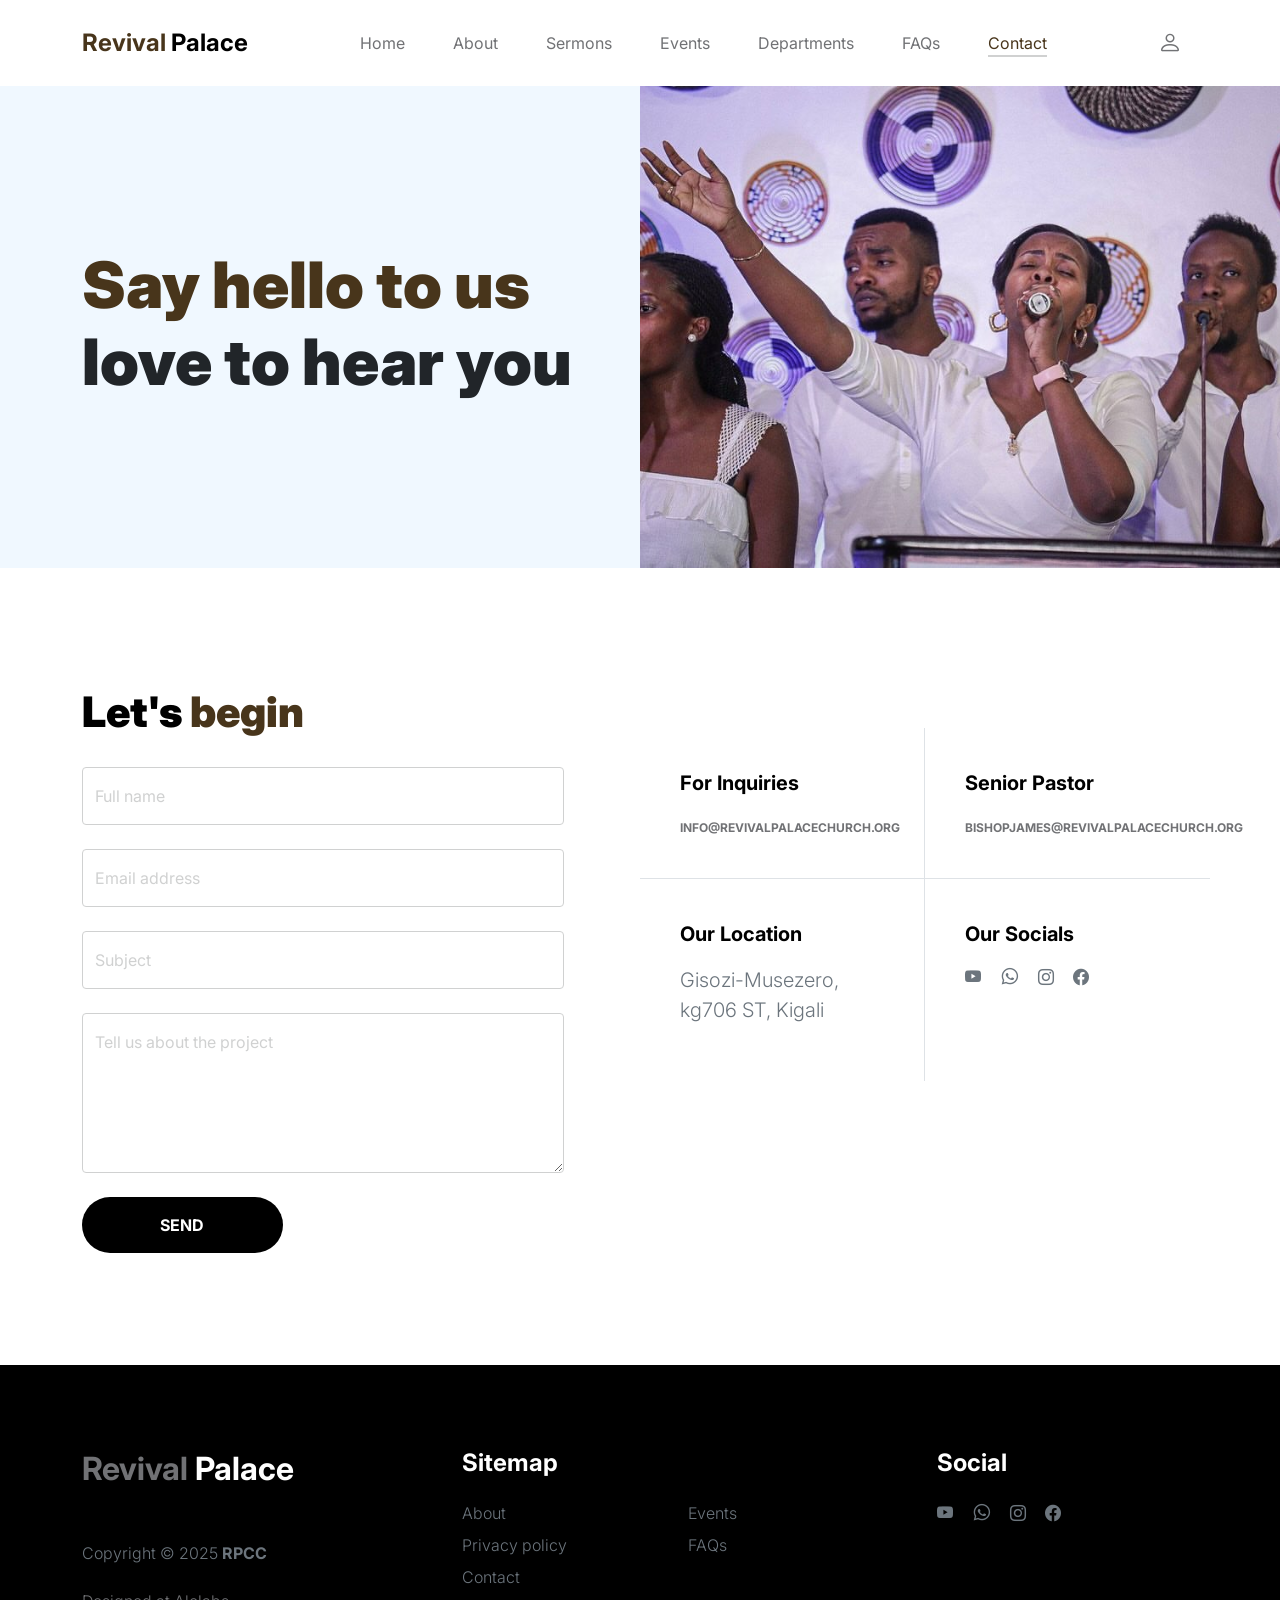
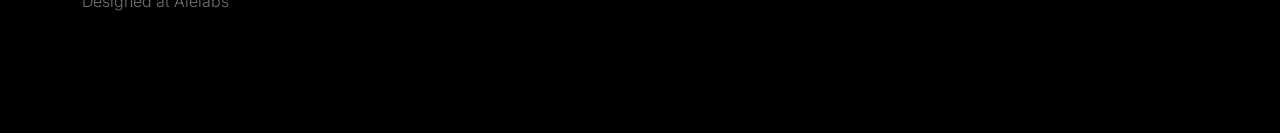
<file: contact.html>
<!doctype html>
<html lang="en">
    <head>
        <meta charset="utf-8">
        <meta name="viewport" content="width=device-width, initial-scale=1">
        
        <!-- Primary Meta Tags -->
        <title>Contact Revival Palace Community Church | Get in Touch</title>
        
        <meta name="title" content="Contact Revival Palace Community Church | Get in Touch">
        <meta name="description" content="Contact Revival Palace Community Church in Kigali, Rwanda. Reach out to us for inquiries, prayer requests, or to learn more about our services and events.">
        <meta name="keywords" content="contact Revival Palace Church, church contact Kigali, Rwanda church contact, church location Kigali, church email Rwanda, church phone Kigali">
        <meta name="author" content="Revival Palace Community Church">
        <meta name="robots" content="index, follow">
        
        <!-- Open Graph / Facebook -->
        <meta property="og:type" content="website">
        <meta property="og:url" content="https://revivalpalacechurch.org/contact">
        <meta property="og:title" content="Contact Revival Palace Community Church | Get in Touch">
        <meta property="og:description" content="Get in touch with Revival Palace Community Church. Visit us in Kigali, Rwanda or contact us online. We're here to help and welcome you to our community.">
        <meta property="og:image" content="https://revivalpalacechurch.org/images/worshipteam/worship1 (8).jpg">

        <!-- Twitter -->
        <meta property="twitter:card" content="summary_large_image">
        <meta property="twitter:url" content="https://revivalpalacechurch.org/contact">
        <meta property="twitter:title" content="Contact Revival Palace Community Church | Get in Touch">
        <meta property="twitter:description" content="Get in touch with Revival Palace Community Church. Visit us in Kigali, Rwanda or contact us online. We're here to help and welcome you to our community.">
        <meta property="twitter:image" content="https://revivalpalacechurch.org/images/worshipteam/worship1 (8).jpg">

        <!-- Canonical URL -->
        <link rel="canonical" href="https://revivalpalacechurch.org/contact">

        <!-- Favicon -->
        <link rel="icon" type="image/png" href="images/logo/logoonly.png">
        <link rel="apple-touch-icon" href="images/logo/logoonly.png">

        <!-- CSS FILES -->
        <link rel="preconnect" href="https://fonts.googleapis.com">

        <link rel="preconnect" href="https://fonts.gstatic.com" crossorigin>

        <link href="https://fonts.googleapis.com/css2?family=Inter:wght@100;300;400;700;900&display=swap" rel="stylesheet">

        <link href="css/bootstrap.min.css" rel="stylesheet">
        <link href="css/bootstrap-icons.css" rel="stylesheet">

        <link rel="stylesheet" href="css/slick.css"/>

        <link href="css/tooplate-little-fashion.css" rel="stylesheet">
        
<!--



-->

        <!-- Structured Data for Contact Page -->
        <script type="application/ld+json">
        {
            "@context": "https://schema.org",
            "@type": "ContactPage",
            "name": "Contact Revival Palace Community Church",
            "description": "Contact information for Revival Palace Community Church in Kigali, Rwanda",
            "mainEntity": {
                "@type": "Organization",
                "name": "Revival Palace Community Church",
                "address": {
                    "@type": "PostalAddress",
                    "streetAddress": "Gisozi-Musezero, kg706 ST",
                    "addressLocality": "Kigali",
                    "addressCountry": "RW"
                },
                "contactPoint": [
                    {
                        "@type": "ContactPoint",
                        "telephone": "+250-788-585-901",
                        "contactType": "customer service",
                        "email": "info@revivalpalacechurch.org",
                        "areaServed": "Kigali",
                        "availableLanguage": ["English", "Kinyarwanda"]
                    },
                    {
                        "@type": "ContactPoint",
                        "contactType": "senior pastor",
                        "email": "bishopjames@revivalpalacechurch.org"
                    }
                ],
                "sameAs": [
                    "https://www.facebook.com/africarevivalpalace/",
                    "https://www.instagram.com/revivalpalacechurch/",
                    "https://www.youtube.com/@Revivalpalacechurch",
                    "https://wa.me/250788585901"
                ]
            }
        }
        </script>
    </head>
    
    <body>

        <section class="preloader">
            <div class="spinner">
                <span class="sk-inner-circle"></span>
            </div>
        </section>
    
        <main>
            <nav class="navbar navbar-expand-lg">
                <div class="container">
                    <button class="navbar-toggler" type="button" data-bs-toggle="collapse" data-bs-target="#navbarNav" aria-controls="navbarNav" aria-expanded="false" aria-label="Toggle navigation">
                        <span class="navbar-toggler-icon"></span>
                    </button>

                    <a class="navbar-brand" href="index.html">
                        <strong><span>Revival</span> Palace</strong>
                    </a>

                    <div class="d-lg-none">
                        <a href="sign-in.html" class="bi-person custom-icon me-3"></a>
                    </div>

                    <div class="collapse navbar-collapse" id="navbarNav">
                        <ul class="navbar-nav mx-auto">
                            <li class="nav-item">
                                <a class="nav-link" href="index.html">Home</a>
                            </li>

                            <li class="nav-item">
                                <a class="nav-link" href="about.html">About</a>
                            </li>

                            <li class="nav-item">
                                <a class="nav-link" href="sermons.html">Sermons</a>
                            </li>

                            <li class="nav-item">
                                <a class="nav-link" href="events.html">Events</a>
                            </li>

                            <li class="nav-item">
                                <a class="nav-link" href="departments.html">Departments</a>
                            </li>

                            <li class="nav-item">
                                <a class="nav-link" href="faq.html">FAQs</a>
                            </li>

                            <li class="nav-item">
                                <a class="nav-link active" href="contact.html">Contact</a>
                            </li>
                        </ul>

                        <div class="d-none d-lg-block">
                            <a href="sign-in.html" class="bi-person custom-icon me-3"></a>
                        </div>
                    </div>
                </div>
            </nav>

            <header class="site-header section-padding-img site-header-image">
                <div class="container">
                    <div class="row">

                        <div class="col-lg-10 col-12 header-info">
                            <h1>
                                <span class="d-block text-primary">Say hello to us</span>
                                <span class="d-block text-dark">love to hear you</span>
                            </h1>
                        </div>
                    </div>
                </div>

                <img src="images/worshipteam/worship1 (8).jpg" class="header-image img-fluid" alt="Revival Palace Community Church worship team and congregation during service">
            </header>

            <section class="contact section-padding">
                <div class="container">
                    <div class="row">
                        
                        <div class="col-lg-6 col-12">
                            <h2 class="mb-4">Let's <span>begin</span></h2>

                            <form class="contact-form me-lg-5 pe-lg-3" role="form">

                                <div class="form-floating">
                                    <input type="text" name="name" id="name" class="form-control" placeholder="Full name" required>

                                    <label for="name">Full name</label>
                                </div>

                                <div class="form-floating my-4">
                                    <input type="email" name="email" id="email" pattern="[^ @]*@[^ @]*" class="form-control" placeholder="Email address" required>

                                    <label for="email">Email address</label>
                                </div>
                                
                                <div class="form-floating my-4">
                                    <input type="subject" name="subject" id="subject"class="form-control" placeholder="Subject" required>

                                    <label for="subject">Subject</label>
                                </div>

                                <div class="form-floating mb-4">
                                    <textarea id="message" name="message" class="form-control" placeholder="Leave a comment here" required style="height: 160px"></textarea>

                                    <label for="message">Tell us about the project</label>
                                </div>

                                <div class="col-lg-5 col-6">
                                    <button type="submit" class="form-control">Send</button>
                                </div>
                            </form>
                        </div>

                        <div class="col-lg-6 col-12 mt-5 ms-auto">
                            <div class="row">
                                <div class="col-6 border-end contact-info">
                                    <h6 class="mb-3">For Inquiries</h6>

                                    <a href="mailto:hello@company.com" class="custom-link">
                                        info@revivalpalacechurch.org
                                        <i class="bi-arrow-right ms-2"></i>
                                    </a>
                                </div>

                                <div class="col-6 contact-info">
                                	<h6 class="mb-3">Senior Pastor</h6>

                                    <a href="mailto:studio@company.com" class="custom-link">
                                        bishopjames@revivalpalacechurch.org
                                        <i class="bi-arrow-right ms-2"></i>
                                    </a>
                                </div>

                                <div class="col-6 border-top border-end contact-info">
                                    <h6 class="mb-3">Our Location</h6>

                                    <p class="text-muted">Gisozi-Musezero, kg706 ST, Kigali</p>
                                </div>

                                <div class="col-6 border-top contact-info">
                                    <h6 class="mb-3">Our Socials</h6>

                                    <ul class="social-icon">


                                        <li><a href="https://www.youtube.com/@Revivalpalacechurch" class="social-icon-link bi-youtube" target="_blank"></a></li>

                                        <li><a href="https://wa.me/250788585901" class="social-icon-link bi-whatsapp" target="_blank"></a></li>
            
                                        <li><a href="https://www.instagram.com/revivalpalacechurch/" class="social-icon-link bi-instagram" target="_blank"></a></li>
            
                                        <li><a href="https://www.facebook.com/africarevivalpalace/" class="social-icon-link bi-facebook" target="_blank"></a></li>
                                    </ul>
                                </div>
                            </div>
                        </div>

                    </div>
                </div>
            </section>
        </main>

        <footer class="site-footer">
            <div class="container">
                <div class="row">

                    <div class="col-lg-3 col-10 me-auto mb-4">
                        <h4 class="text-white mb-3"><a href="index.html">Revival </a> Palace</h4>
                        <p class="copyright-text text-muted mt-lg-5 mb-4 mb-lg-0">Copyright © 2025 <strong>RPCC</strong></p>
                        <br>
                        <p class="copyright-text">Designed at <a href="https://www.alelabs.tech/" target="_blank">Alelabs</a></p>
                    </div>

                    <div class="col-lg-5 col-8">
                        <h5 class="text-white mb-3">Sitemap</h5>

                        <ul class="footer-menu d-flex flex-wrap">
                            <li class="footer-menu-item"><a href="about.html" class="footer-menu-link">About</a></li>

                            <li class="footer-menu-item"><a href="#" class="footer-menu-link">Events</a></li>

                            <li class="footer-menu-item"><a href="#" class="footer-menu-link">Privacy policy</a></li>

                            <li class="footer-menu-item"><a href="#" class="footer-menu-link">FAQs</a></li>

                            <li class="footer-menu-item"><a href="#" class="footer-menu-link">Contact</a></li>
                        </ul>
                    </div>

                    <div class="col-lg-3 col-4">
                        <h5 class="text-white mb-3">Social</h5>

                        <ul class="social-icon">

                            <li><a href="https://www.youtube.com/@Revivalpalacechurch" class="social-icon-link bi-youtube" target="_blank"></a></li>

                            <li><a href="https://wa.me/250788585901" class="social-icon-link bi-whatsapp" target="_blank"></a></li>

                            <li><a href="https://www.instagram.com/revivalpalacechurch/" class="social-icon-link bi-instagram" target="_blank"></a></li>

                            <li><a href="https://www.facebook.com/africarevivalpalace/" class="social-icon-link bi-facebook" target="_blank"></a></li>
                        </ul>
                    </div>

                </div>
            </div>
        </footer>

        <!-- JAVASCRIPT FILES -->
        <script src="js/jquery.min.js"></script>
        <script src="js/bootstrap.bundle.min.js"></script>
        <script src="js/Headroom.js"></script>
        <script src="js/jQuery.headroom.js"></script>
        <script src="js/slick.min.js"></script>
        <script src="js/custom.js"></script>
    </body>
</html>
</file>
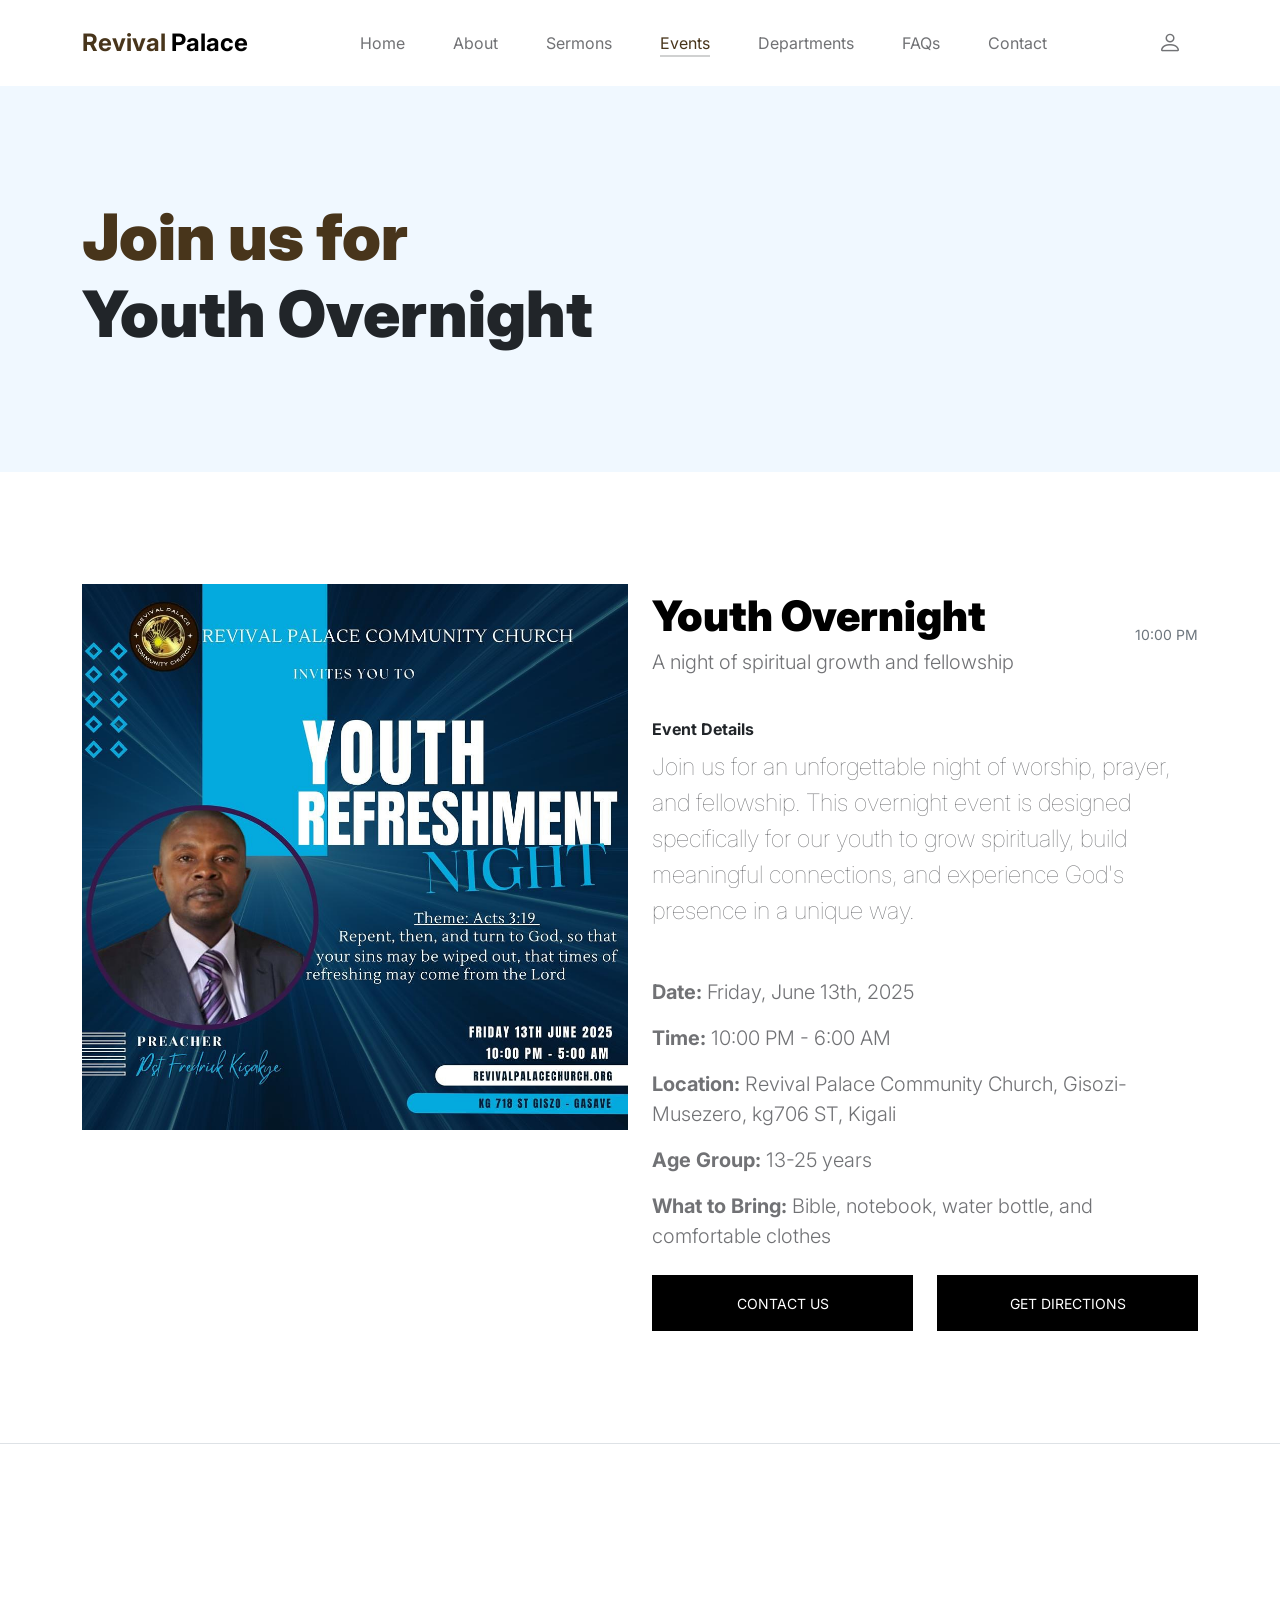
<file: event-detail.html>
<!doctype html>
<html lang="en">
    <head>
        <meta charset="utf-8">
        <meta name="viewport" content="width=device-width, initial-scale=1">
        
        <!-- Primary Meta Tags -->
        <title>Youth Overnight | Revival Palace Community Church</title>
        
        <meta name="title" content="Youth Overnight | Revival Palace Community Church">
        <meta name="description" content="Join us for an amazing Youth Overnight event at Revival Palace Community Church in Kigali, Rwanda. Experience a night of spiritual growth and fellowship.">
        <meta name="keywords" content="youth event Kigali, overnight event Rwanda, church youth event Kigali, spiritual growth Rwanda, youth ministry Kigali">
        <meta name="author" content="Revival Palace Community Church">
        <meta name="robots" content="index, follow">
        
        <!-- Open Graph / Facebook -->
        <meta property="og:type" content="website">
        <meta property="og:url" content="https://revivalpalacechurch.org/events/youth-overnight">
        <meta property="og:title" content="Youth Overnight | Revival Palace Community Church">
        <meta property="og:description" content="Join us for an amazing Youth Overnight event at Revival Palace Community Church. Experience a night of spiritual growth and fellowship in Kigali.">
        <meta property="og:image" content="https://revivalpalacechurch.org/images/events/OVERNIGHTjune.jpg">

        <!-- Twitter -->
        <meta property="twitter:card" content="summary_large_image">
        <meta property="twitter:url" content="https://revivalpalacechurch.org/events/youth-overnight">
        <meta property="twitter:title" content="Youth Overnight | Revival Palace Community Church">
        <meta property="twitter:description" content="Join us for an amazing Youth Overnight event at Revival Palace Community Church. Experience a night of spiritual growth and fellowship in Kigali.">
        <meta property="twitter:image" content="https://revivalpalacechurch.org/images/events/OVERNIGHTjune.jpg">

        <!-- Canonical URL -->
        <link rel="canonical" href="https://revivalpalacechurch.org/events/youth-overnight">

        <!-- Favicon -->
        <link rel="icon" type="image/png" href="images/logo/logoonly.png">
        <link rel="apple-touch-icon" href="images/logo/logoonly.png">

        <!-- CSS FILES -->
        <link rel="preconnect" href="https://fonts.googleapis.com">
        <link rel="preconnect" href="https://fonts.gstatic.com" crossorigin>
        <link href="https://fonts.googleapis.com/css2?family=Inter:wght@100;300;400;700;900&display=swap" rel="stylesheet">
        <link href="css/bootstrap.min.css" rel="stylesheet">
        <link href="css/bootstrap-icons.css" rel="stylesheet">
        <link rel="stylesheet" href="css/slick.css"/>
        <link href="css/tooplate-little-fashion.css" rel="stylesheet">

        <!-- Structured Data for Event -->
        <script type="application/ld+json">
        {
            "@context": "https://schema.org",
            "@type": "Event",
            "name": "Youth Overnight",
            "description": "Join us for a night of spiritual growth and fellowship",
            "startDate": "2025-06-13T22:00:00+02:00",
            "endDate": "2025-06-14T06:00:00+02:00",
            "eventStatus": "https://schema.org/EventScheduled",
            "eventAttendanceMode": "https://schema.org/OfflineEventAttendanceMode",
            "location": {
                "@type": "Place",
                "name": "Revival Palace Community Church",
                "address": {
                    "@type": "PostalAddress",
                    "streetAddress": "Gisozi-Musezero, kg706 ST",
                    "addressLocality": "Kigali",
                    "addressCountry": "RW"
                }
            },
            "organizer": {
                "@type": "Organization",
                "name": "Revival Palace Community Church",
                "url": "https://revivalpalacechurch.org"
            }
        }
        </script>
    </head>
    
    <body>
        <section class="preloader">
            <div class="spinner">
                <span class="sk-inner-circle"></span>
            </div>
        </section>
    
        <main>
            <nav class="navbar navbar-expand-lg">
                <div class="container">
                    <button class="navbar-toggler" type="button" data-bs-toggle="collapse" data-bs-target="#navbarNav" aria-controls="navbarNav" aria-expanded="false" aria-label="Toggle navigation">
                        <span class="navbar-toggler-icon"></span>
                    </button>

                    <a class="navbar-brand" href="index.html">
                        <strong><span>Revival</span> Palace</strong>
                    </a>

                    <div class="d-lg-none">
                        <a href="sign-in.html" class="bi-person custom-icon me-3"></a>
                    </div>

                    <div class="collapse navbar-collapse" id="navbarNav">
                        <ul class="navbar-nav mx-auto">
                            <li class="nav-item">
                                <a class="nav-link" href="index.html">Home</a>
                            </li>

                            <li class="nav-item">
                                <a class="nav-link" href="about.html">About</a>
                            </li>

                            <li class="nav-item">
                                <a class="nav-link" href="sermons.html">Sermons</a>
                            </li>

                            <li class="nav-item">
                                <a class="nav-link active" href="events.html">Events</a>
                            </li>

                            <li class="nav-item">
                                <a class="nav-link" href="departments.html">Departments</a>
                            </li>

                            <li class="nav-item">
                                <a class="nav-link" href="faq.html">FAQs</a>
                            </li>

                            <li class="nav-item">
                                <a class="nav-link" href="contact.html">Contact</a>
                            </li>
                        </ul>

                        <div class="d-none d-lg-block">
                            <a href="sign-in.html" class="bi-person custom-icon me-3"></a>
                        </div>
                    </div>
                </div>
            </nav>

            <header class="site-header section-padding d-flex justify-content-center align-items-center">
                <div class="container">
                    <div class="row">
                        <div class="col-lg-10 col-12">
                            <h1>
                                <span class="d-block text-primary">Join us for</span>
                                <span class="d-block text-dark">Youth Overnight</span>
                            </h1>
                        </div>
                    </div>
                </div>
            </header>

            <section class="event-detail section-padding">
                <div class="container">
                    <div class="row">
                        <div class="col-lg-6 col-12">
                            <div class="event-thumb">
                                <img src="images/events/overnightjune.jpg" class="img-fluid event-image" alt="Youth Overnight Event at Revival Palace Community Church">
                            </div>
                        </div>

                        <div class="col-lg-6 col-12">
                            <div class="event-info d-flex">
                                <div>
                                    <h2 class="event-title mb-0">Youth Overnight</h2>
                                    <p class="event-p">A night of spiritual growth and fellowship</p>
                                </div>
                                <small class="event-price text-muted ms-auto mt-auto mb-5">10:00 PM</small>
                            </div>

                            <div class="event-description">
                                <strong class="d-block mt-4 mb-2">Event Details</strong>
                                <p class="lead mb-5">Join us for an unforgettable night of worship, prayer, and fellowship. This overnight event is designed specifically for our youth to grow spiritually, build meaningful connections, and experience God's presence in a unique way.</p>

                                <div class="event-details mt-4">
                                    <p><strong>Date:</strong> Friday, June 13th, 2025</p>
                                    <p><strong>Time:</strong> 10:00 PM - 6:00 AM</p>
                                    <p><strong>Location:</strong> Revival Palace Community Church, Gisozi-Musezero, kg706 ST, Kigali</p>
                                    <p><strong>Age Group:</strong> 13-25 years</p>
                                    <p><strong>What to Bring:</strong> Bible, notebook, water bottle, and comfortable clothes</p>
                                </div>
                            </div>

                            <div class="event-cart-thumb row mt-4">
                                <div class="col-lg-6 col-12 mb-3 mb-lg-0">
                                    <a href="contact.html" class="btn custom-btn cart-btn w-100">Contact Us</a>
                                </div>
                                <div class="col-lg-6 col-12">
                                    <a href="https://maps.google.com" target="_blank" class="btn custom-btn cart-btn w-100">Get Directions</a>
                                </div>
                            </div>
                        </div>
                    </div>
                </div>
            </section>

            <section class="related-event section-padding border-top">
                <div class="container">
                    <div class="row">
                        <div class="col-12">
                            <h3 class="mb-5">Upcoming Events</h3>
                        </div>

                        <div class="col-lg-4 col-12 mb-3">
                            <div class="event-thumb">
                                <a href="event-detail.html">
                                    <img src="images/events/events (2).jpg" class="img-fluid event-image" alt="Children's Day event at Revival Palace Community Church">
                                </a>

                                <div class="event-top d-flex">
                                    <span class="event-alert">27 June 2024</span>
                                    <a href="#" class="bi-heart-fill event-icon ms-auto"></a>
                                </div>

                                <div class="event-info d-flex">
                                    <div>
                                        <h5 class="event-title mb-0">
                                            <a href="event-detail.html" class="event-title-link">Children's Day</a>
                                        </h5>
                                        <p class="event-p">Join us for a children's special day</p>
                                    </div>
                                    <small class="event-price text-muted ms-auto mt-auto mb-5">LIVE</small>
                                </div>
                            </div>
                        </div>

                        <div class="col-lg-4 col-12 mb-3">
                            <div class="event-thumb">
                                <a href="event-detail.html">
                                    <img src="images/events/events (3).jpg" class="img-fluid event-image" alt="Youth ministry event at Revival Palace Community Church">
                                </a>

                                <div class="event-top d-flex">
                                    <span class="event-alert">14 July 2024</span>
                                    <a href="#" class="bi-heart-fill event-icon ms-auto"></a>
                                </div>

                                <div class="event-info d-flex">
                                    <div>
                                        <h5 class="event-title mb-0">
                                            <a href="event-detail.html" class="event-title-link">Church Anniversary</a>
                                        </h5>
                                        <p class="event-p">Celebrating 25 years of God's faithfulness</p>
                                    </div>
                                    <small class="event-price text-muted ms-auto mt-auto mb-5">LIVE</small>
                                </div>
                            </div>
                        </div>

                        <div class="col-lg-4 col-12">
                            <div class="event-thumb">
                                <a href="event-detail.html">
                                    <img src="images/events/events (5).jpg" class="img-fluid event-image" alt="Christmas celebration at Revival Palace Community Church">
                                </a>

                                <div class="event-top d-flex">
                                    <span class="event-alert">24 December 2024</span>
                                    <a href="#" class="bi-heart-fill event-icon ms-auto"></a>
                                </div>

                                <div class="event-info d-flex">
                                    <div>
                                        <h5 class="event-title mb-0">
                                            <a href="event-detail.html" class="event-title-link">Christmas Eve Service</a>
                                        </h5>
                                        <p class="event-p">Celebrate the birth of Jesus Christ</p>
                                    </div>
                                    <small class="event-price text-muted ms-auto mt-auto mb-5">LIVE</small>
                                </div>
                            </div>
                        </div>
                    </div>
                </div>
            </section>
        </main>

        <footer class="site-footer">
            <div class="container">
                <div class="row">
                    <div class="col-lg-3 col-10 me-auto mb-4">
                        <h4 class="text-white mb-3"><a href="index.html">Revival </a> Palace</h4>
                        <p class="copyright-text text-muted mt-lg-5 mb-4 mb-lg-0">Copyright © 2025 <strong>RPCC</strong></p>
                        <br>
                        <p class="copyright-text">Designed at <a href="https://www.alelabs.tech/" target="_blank">Alelabs</a></p>
                    </div>

                    <div class="col-lg-5 col-8">
                        <h5 class="text-white mb-3">Sitemap</h5>
                        <ul class="footer-menu d-flex flex-wrap">
                            <li class="footer-menu-item"><a href="about.html" class="footer-menu-link">About</a></li>
                            <li class="footer-menu-item"><a href="events.html" class="footer-menu-link">Events</a></li>
                            <li class="footer-menu-item"><a href="#" class="footer-menu-link">Privacy policy</a></li>
                            <li class="footer-menu-item"><a href="faq.html" class="footer-menu-link">FAQs</a></li>
                            <li class="footer-menu-item"><a href="contact.html" class="footer-menu-link">Contact</a></li>
                        </ul>
                    </div>

                    <div class="col-lg-3 col-4">
                        <h5 class="text-white mb-3">Social</h5>
                        <ul class="social-icon">
                            <li><a href="https://www.youtube.com/@Revivalpalacechurch" class="social-icon-link bi-youtube" target="_blank"></a></li>
                            <li><a href="https://wa.me/250788585901" class="social-icon-link bi-whatsapp" target="_blank"></a></li>
                            <li><a href="https://www.instagram.com/revivalpalacechurch/" class="social-icon-link bi-instagram" target="_blank"></a></li>
                            <li><a href="https://www.facebook.com/africarevivalpalace/" class="social-icon-link bi-facebook" target="_blank"></a></li>
                        </ul>
                    </div>
                </div>
            </div>
        </footer>

        <!-- JAVASCRIPT FILES -->
        <script src="js/jquery.min.js"></script>
        <script src="js/bootstrap.bundle.min.js"></script>
        <script src="js/Headroom.js"></script>
        <script src="js/jQuery.headroom.js"></script>
        <script src="js/slick.min.js"></script>
        <script src="js/custom.js"></script>
    </body>
</html>
</file>
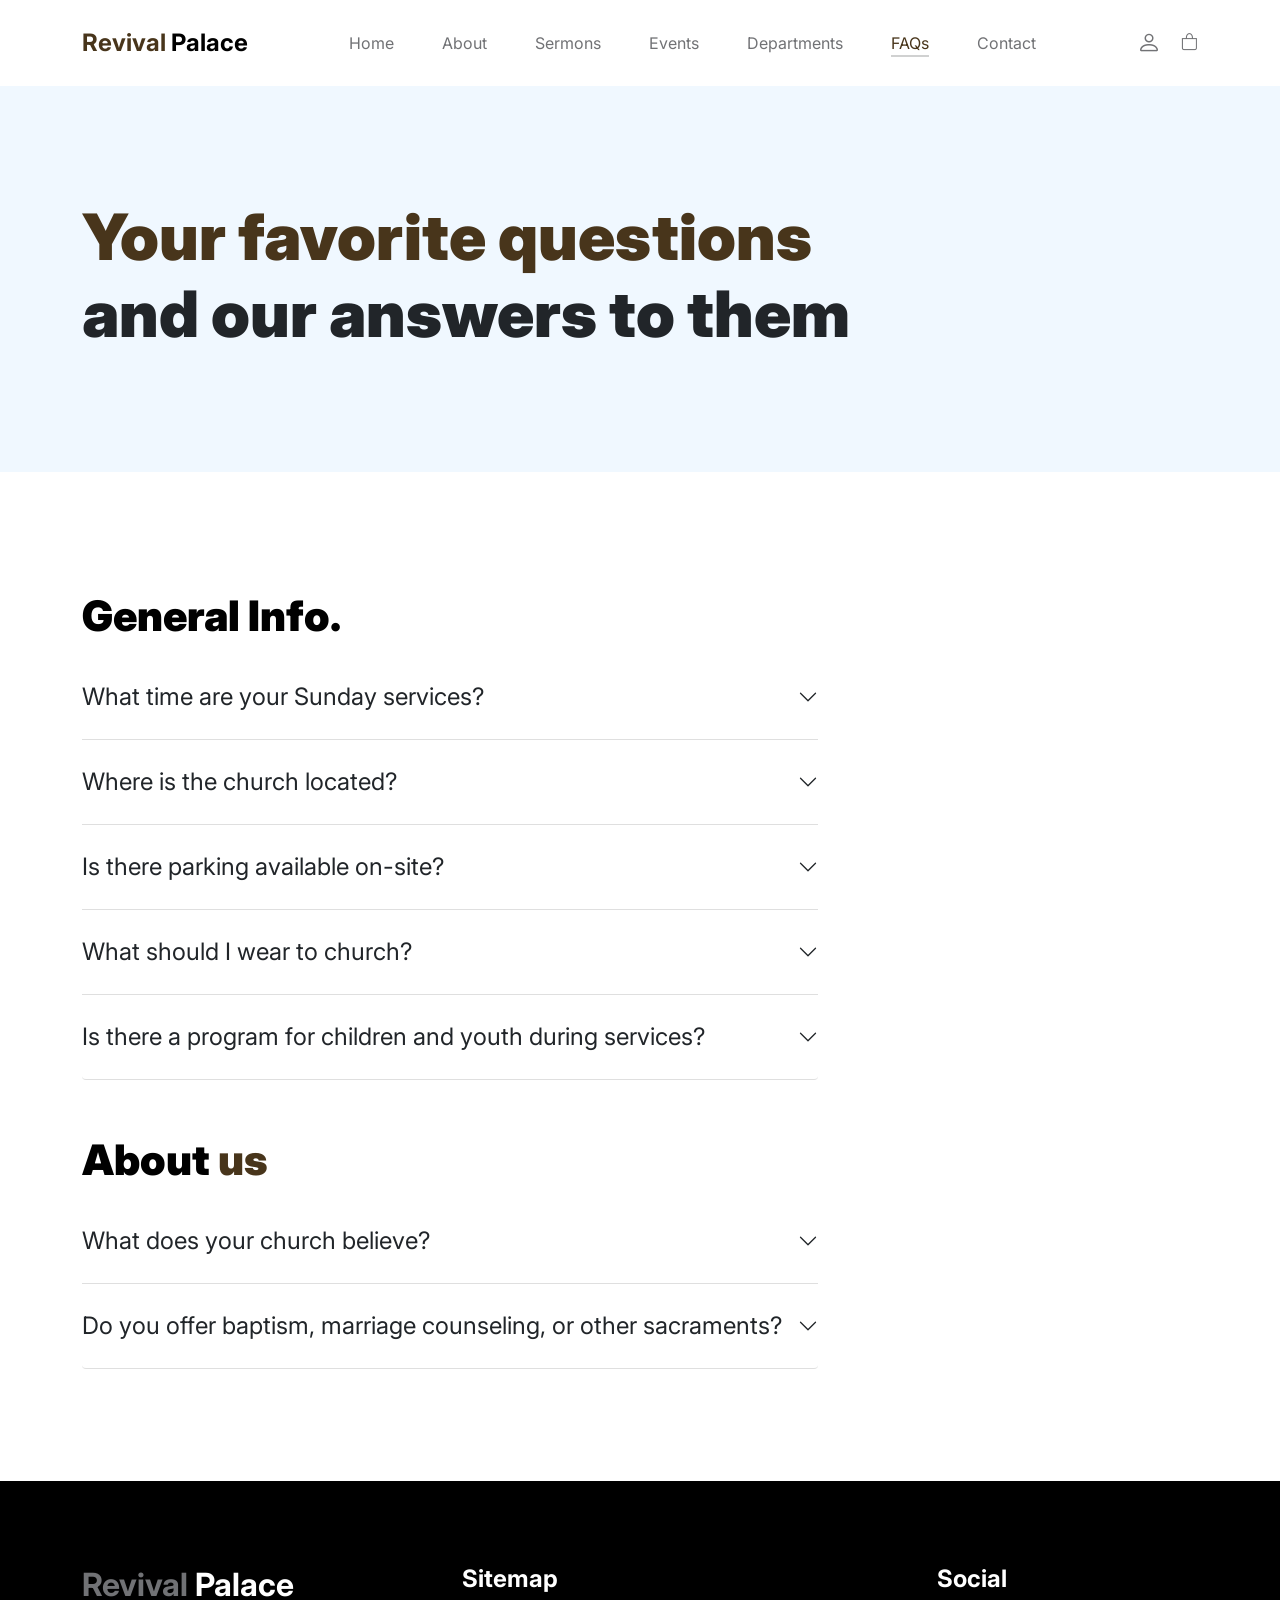
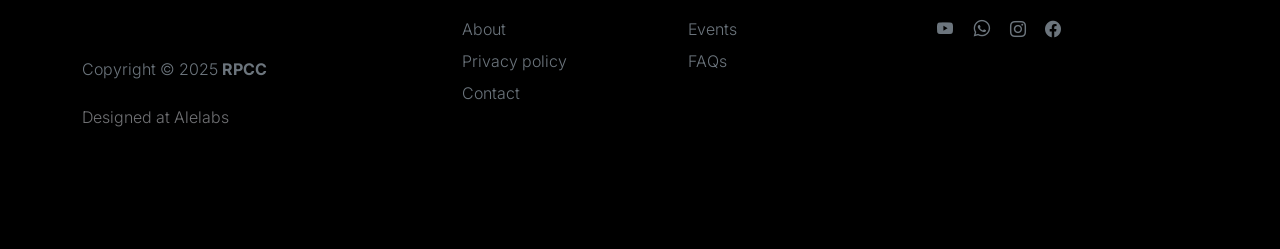
<file: faq.html>
<!doctype html>
<html lang="en">
    <head>
        <meta charset="utf-8">
        <meta name="viewport" content="width=device-width, initial-scale=1">
        
        <!-- Favicon -->
        <link rel="icon" type="image/png" href="images/logo/logoonly.png">
        
        <!-- Primary Meta Tags -->
        <title>Frequently Asked Questions | Revival Palace Community Church</title>
        <meta name="title" content="Frequently Asked Questions | Revival Palace Community Church">
        <meta name="description" content="Find answers to common questions about Revival Palace Community Church in Kigali, Rwanda. Learn about our services, beliefs, and how to get involved.">
        <meta name="keywords" content="church FAQ Rwanda, Christian church questions Kigali, church information Rwanda, church services FAQ Kigali, church beliefs Rwanda, church membership Kigali">
        <meta name="author" content="Revival Palace Community Church">
        <meta name="robots" content="index, follow">
        
        <!-- Open Graph / Facebook -->
        <meta property="og:type" content="website">
        <meta property="og:url" content="https://revivalpalacechurch.org/faq">
        <meta property="og:title" content="Frequently Asked Questions | Revival Palace Community Church">
        <meta property="og:description" content="Get answers to your questions about Revival Palace Community Church. Learn about our services, beliefs, and how to join our community in Kigali.">
        <meta property="og:image" content="https://revivalpalacechurch.org/images/worshipteam/worship1 (3).jpg">

        <!-- Twitter -->
        <meta property="twitter:card" content="summary_large_image">
        <meta property="twitter:url" content="https://revivalpalacechurch.org/faq">
        <meta property="twitter:title" content="Frequently Asked Questions | Revival Palace Community Church">
        <meta property="twitter:description" content="Get answers to your questions about Revival Palace Community Church. Learn about our services, beliefs, and how to join our community in Kigali.">
        <meta property="twitter:image" content="https://revivalpalacechurch.org/images/worshipteam/worship1 (3).jpg">

        <!-- Canonical URL -->
        <link rel="canonical" href="https://revivalpalacechurch.org/faq">

        <!-- Favicon -->
        <link rel="icon" type="image/x-icon" href="images/favicon.ico">
        <link rel="apple-touch-icon" href="images/apple-touch-icon.png">

        <!-- CSS FILES -->
        <link rel="preconnect" href="https://fonts.googleapis.com">

        <link rel="preconnect" href="https://fonts.gstatic.com" crossorigin>

        <link href="https://fonts.googleapis.com/css2?family=Inter:wght@100;300;400;700;900&display=swap" rel="stylesheet">

        <link href="css/bootstrap.min.css" rel="stylesheet">
        <link href="css/bootstrap-icons.css" rel="stylesheet">

        <link rel="stylesheet" href="css/slick.css"/>

        <link href="css/tooplate-little-fashion.css" rel="stylesheet">
        
<!--

Tooplate 2127 Little Fashion

https://www.tooplate.com/view/2127-little-fashion

-->

        <!-- Structured Data for FAQ Page -->
        <script type="application/ld+json">
        {
            "@context": "https://schema.org",
            "@type": "FAQPage",
            "mainEntity": [{
                "@type": "Question",
                "name": "What are your service times?",
                "acceptedAnswer": {
                    "@type": "Answer",
                    "text": "We have Sunday School at 8:00 AM and our main worship service at 9:00 AM every Sunday."
                }
            }, {
                "@type": "Question",
                "name": "Where is Revival Palace Community Church located?",
                "acceptedAnswer": {
                    "@type": "Answer",
                    "text": "We are located at Gisozi-Musezero, kg706 ST, Kigali, Rwanda."
                }
            }, {
                "@type": "Question",
                "name": "How can I get involved in the church?",
                "acceptedAnswer": {
                    "@type": "Answer",
                    "text": "You can get involved by attending our services, joining our various ministries, participating in community events, or volunteering for different church activities."
                }
            }, {
                "@type": "Question",
                "name": "What should I expect during a service?",
                "acceptedAnswer": {
                    "@type": "Answer",
                    "text": "Our services include worship through music, prayer, Bible teaching, and fellowship. We welcome everyone to join us in a warm and friendly atmosphere."
                }
            }, {
                "@type": "Question",
                "name": "How can I contact the church?",
                "acceptedAnswer": {
                    "@type": "Answer",
                    "text": "You can contact us through our website, email at info@revivalpalacechurch.org, phone at +250-788-585-901, or visit us in person during our service times."
                }
            }]
        }
        </script>
    </head>
    
    <body>

        <section class="preloader">
            <div class="spinner">
                <span class="sk-inner-circle"></span>
            </div>
        </section>
    
        <main>

            <nav class="navbar navbar-expand-lg">
                <div class="container">
                    <button class="navbar-toggler" type="button" data-bs-toggle="collapse" data-bs-target="#navbarNav" aria-controls="navbarNav" aria-expanded="false" aria-label="Toggle navigation">
                        <span class="navbar-toggler-icon"></span>
                    </button>

                    <a class="navbar-brand" href="index.html">
                        <strong><span>Revival</span> Palace</strong>
                    </a>

                    <div class="d-lg-none">
                        <a href="sign-in.html" class="bi-person custom-icon me-3"></a>

                        <a href="event-detail.html" class="bi-bag custom-icon"></a>
                    </div>

                    <div class="collapse navbar-collapse" id="navbarNav">
                        <ul class="navbar-nav mx-auto">
                            <li class="nav-item">
                                <a class="nav-link" href="index.html">Home</a>
                            </li>

                            <li class="nav-item">
                                <a class="nav-link" href="about.html">About</a>
                            </li>

                            <li class="nav-item">
                                <a class="nav-link" href="sermons.html">Sermons</a>
                            </li>

                            <li class="nav-item">
                                <a class="nav-link" href="events.html">Events</a>
                            </li>

                            <li class="nav-item">
                                <a class="nav-link" href="departments.html">Departments</a>
                            </li>

                            <li class="nav-item">
                                <a class="nav-link active" href="faq.html">FAQs</a>
                            </li>

                            <li class="nav-item">
                                <a class="nav-link" href="contact.html">Contact</a>
                            </li>
                        </ul>

                        <div class="d-none d-lg-block">
                            <a href="sign-in.html" class="bi-person custom-icon me-3"></a>

                            <a href="event-detail.html" class="bi-bag custom-icon"></a>
                        </div>
                    </div>
                </div>
            </nav>

            <header class="site-header section-padding d-flex justify-content-center align-items-center">
                <div class="container">
                    <div class="row">

                        <div class="col-lg-10 col-12">
                            <h1>
                                <span class="d-block text-primary">Your favorite questions</span>
                                <span class="d-block text-dark">and our answers to them</span>
                            </h1>
                        </div>
                    </div>
                </div>
            </header>

            <section class="faq section-padding">
                <div class="container">
                    <div class="row">
                        
                        <div class="col-lg-8 col-12">
                            <h2>General Info.</h2>

                            <div class="accordion" id="accordionGeneral">
                                <div class="accordion-item">
                                    <h2 class="accordion-header" id="headingOne">
                                        <button class="accordion-button collapsed" type="button" data-bs-toggle="collapse" data-bs-target="#accordionGeneralOne" aria-expanded="true" aria-controls="accordionGeneralOne">
                                            What time are your Sunday services?
                                        </button>
                                    </h2>

                                    <div id="accordionGeneralOne" class="accordion-collapse collapse" aria-labelledby="headingOne" data-bs-parent="#accordionGeneral">

                                        <div class="accordion-body">
                                            <p class="large-paragraph"><strong>Service Times, </strong>Our main worship service begins at 10:30 AM every Sunday. We recommend arriving a few minutes early to find a seat and settle in..</p>

                                            <p class="large-paragraph">We also have a sunday english service which start at 7:30AM to 9:30AM.</p>
                                        </div>
                                    </div>
                                </div>

                                <div class="accordion-item">
                                    <h2 class="accordion-header" id="headingTwo">
                                        <button class="accordion-button collapsed" type="button" data-bs-toggle="collapse" data-bs-target="#accordionGeneralTwo" aria-expanded="false" aria-controls="accordionGeneralTwo">
                                            Where is the church located?
                                        </button>
                                    </h2>

                                    <div id="accordionGeneralTwo" class="accordion-collapse collapse" aria-labelledby="headingTwo" data-bs-parent="#accordionGeneral">

                                        <div class="accordion-body">
                                            <p class="large-paragraph"><a href="https://www.tooplate.com/free-templates" target="_blank">Revival Place Community church </a> is located at Kg 706ST Gisozi, Gasabo. Directions and a map can be found on our Contact or Visit Us page..</p>
                                        </div>
                                    </div>
                                </div>

                                <div class="accordion-item">
                                    <h2 class="accordion-header" id="headingThree">
                                        <button class="accordion-button collapsed" type="button" data-bs-toggle="collapse" data-bs-target="#accordionGeneralThree" aria-expanded="false" aria-controls="accordionGeneralThree">
                                            Is there parking available on-site?
                                        </button>
                                    </h2>

                                    <div id="accordionGeneralFour" class="accordion-collapse collapse" aria-labelledby="headingFour" data-bs-parent="#accordionGeneral">

                                        <div class="accordion-body">
                                            <p class="large-paragraph">Yes, we offer free parking on-site. There are also designated spots for visitors, families with young children, and those with disabilities.</p>
                                        </div>
                                    </div>
                                </div>
                                <div class="accordion-item">
                                    <h2 class="accordion-header" id="headingThree">
                                        <button class="accordion-button collapsed" type="button" data-bs-toggle="collapse" data-bs-target="#accordionGeneralThree" aria-expanded="false" aria-controls="accordionGeneralThree">
                                            What should I wear to church?
                                        </button>
                                    </h2>

                                    <div id="accordionGeneralThree" class="accordion-collapse collapse" aria-labelledby="headingThree" data-bs-parent="#accordionGeneral">

                                        <div class="accordion-body">
                                            <p class="large-paragraph">We encourage you to come as you are. Whether you're in jeans and a t-shirt or dressed up, everyone is welcome.</p>
                                        </div>
                                    </div>
                                </div>
                                <div class="accordion-item">
                                    <h2 class="accordion-header" id="headingThree">
                                        <button class="accordion-button collapsed" type="button" data-bs-toggle="collapse" data-bs-target="#accordionGeneralThree" aria-expanded="false" aria-controls="accordionGeneralThree">
                                            Is there a program for children and youth during services?
                                        </button>
                                    </h2>

                                    <div id="accordionGeneralThree" class="accordion-collapse collapse" aria-labelledby="headingThree" data-bs-parent="#accordionGeneral">

                                        <div class="accordion-body">
                                            <p class="large-paragraph">Yes, we offer children's ministry during the Sunday service, as well as a youth group that meets weekly. All staff and volunteers working with children are trained and background-checked.</p>
                                        </div>
                                    </div>
                                </div>
                             

                            </div>

                            <h2 class="mt-5">About <span>us</span></h2>

                            <div class="accordion" id="accordionProduct">
                                <div class="accordion-item">
                                    <h2 class="accordion-header" id="headingFour">
                                        <button class="accordion-button collapsed" type="button" data-bs-toggle="collapse" data-bs-target="#accordionProductOne" aria-expanded="true" aria-controls="accordionProductOne">
                                            What does your church believe?
                                        </button>
                                    </h2>

                                    <div id="accordionProductOne" class="accordion-collapse collapse" aria-labelledby="headingFour" data-bs-parent="#accordionProduct">

                                        <div class="accordion-body">
                                            <p class="large-paragraph"><strong></strong> We believe in the authority of the Bible, the saving grace of Jesus Christ, and the power of the Holy Spirit. </p>

                                            <p class="large-paragraph">Our core beliefs are based on historic Christian faith and can be found on our "What We Believe" page.</p>
                                        </div>
                                    </div>
                                </div>

                                <div class="accordion-item">
                                    <h2 class="accordion-header" id="headingFive">
                                        <button class="accordion-button collapsed" type="button" data-bs-toggle="collapse" data-bs-target="#accordionProductTwo" aria-expanded="false" aria-controls="accordionProductTwo">
                                            Do you offer baptism, marriage counseling, or other sacraments?
                                        </button>
                                    </h2>

                                    <div id="accordionProductTwo" class="accordion-collapse collapse" aria-labelledby="headingFive" data-bs-parent="#accordionProduct">

                                        <div class="accordion-body">
                                            <p class="large-paragraph">Yes, we offer baptism, baby dedication, pre-marital and marriage counseling, and other pastoral services. Contact our church office to schedule a time or learn more.</p>
                                        </div>
                                    </div>
                                </div>

                            </div>

                        </div>

                    </div>
                </div>
            </section>

        </main>

        <footer class="site-footer">
            <div class="container">
                <div class="row">

                    <div class="col-lg-3 col-10 me-auto mb-4">
                        <h4 class="text-white mb-3"><a href="index.html">Revival </a> Palace</h4>
                        <p class="copyright-text text-muted mt-lg-5 mb-4 mb-lg-0">Copyright © 2025 <strong>RPCC</strong></p>
                        <br>
                        <p class="copyright-text">Designed at <a href="https://www.alelabs.tech/" target="_blank">Alelabs</a></p>
                    </div>

                    <div class="col-lg-5 col-8">
                        <h5 class="text-white mb-3">Sitemap</h5>

                        <ul class="footer-menu d-flex flex-wrap">
                            <li class="footer-menu-item"><a href="about.html" class="footer-menu-link">About</a></li>

                            <li class="footer-menu-item"><a href="events.html" class="footer-menu-link">Events</a></li>

                            <li class="footer-menu-item"><a href="#" class="footer-menu-link">Privacy policy</a></li>

                            <li class="footer-menu-item"><a href="faq.html" class="footer-menu-link">FAQs</a></li>

                            <li class="footer-menu-item"><a href="contact.html" class="footer-menu-link">Contact</a></li>
                        </ul>
                    </div>

                    <div class="col-lg-3 col-4">
                        <h5 class="text-white mb-3">Social</h5>

                        <ul class="social-icon">

                            <li><a href="https://www.youtube.com/@Revivalpalacechurch" class="social-icon-link bi-youtube" target="_blank"></a></li>

                            <li><a href="https://wa.me/250788585901" class="social-icon-link bi-whatsapp" target="_blank"></a></li>

                            <li><a href="https://www.instagram.com/revivalpalacechurch/" class="social-icon-link bi-instagram" target="_blank"></a></li>

                            <li><a href="https://www.facebook.com/africarevivalpalace/" class="social-icon-link bi-facebook" target="_blank"></a></li>
                        </ul>
                    </div>

                </div>
            </div>
        </footer>

        <!-- JAVASCRIPT FILES -->
        <script src="js/jquery.min.js"></script>
        <script src="js/bootstrap.bundle.min.js"></script>
        <script src="js/Headroom.js"></script>
        <script src="js/jQuery.headroom.js"></script>
        <script src="js/slick.min.js"></script>
        <script src="js/custom.js"></script>

    </body>
</html>
</file>
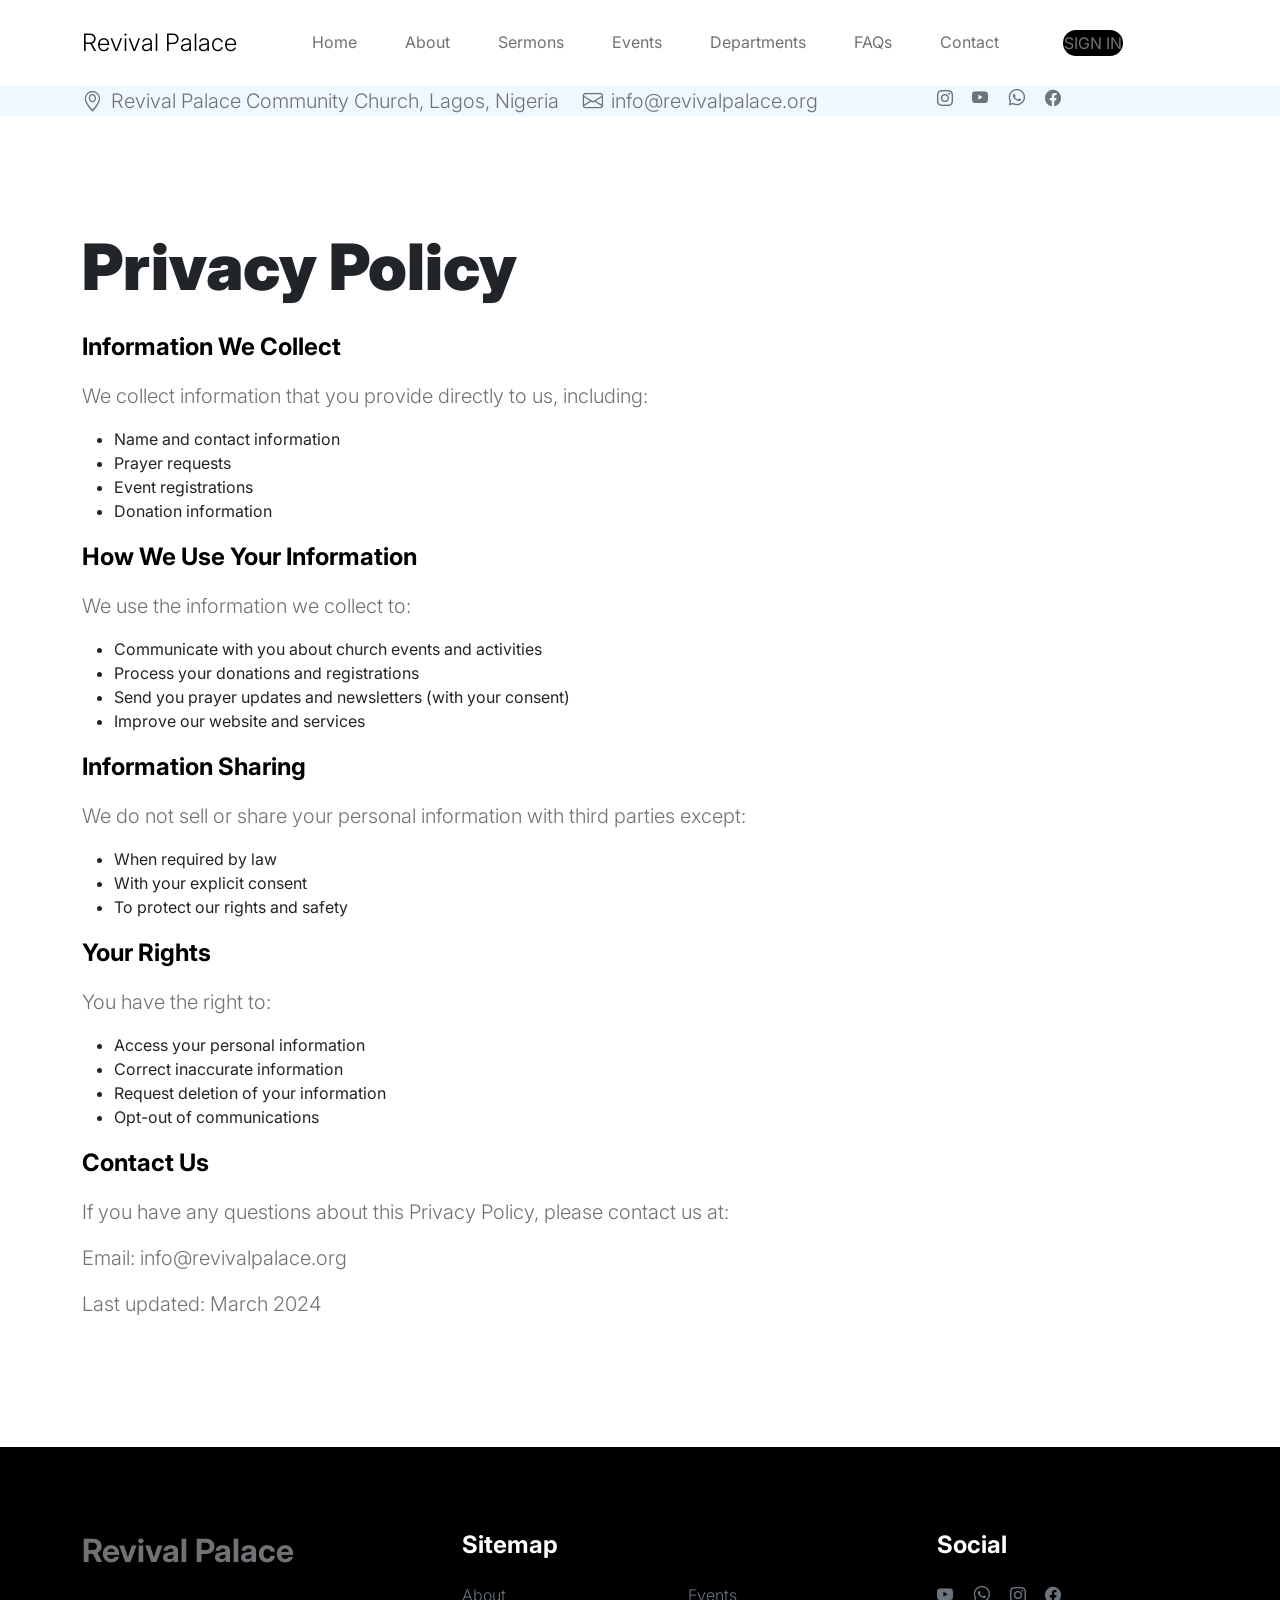
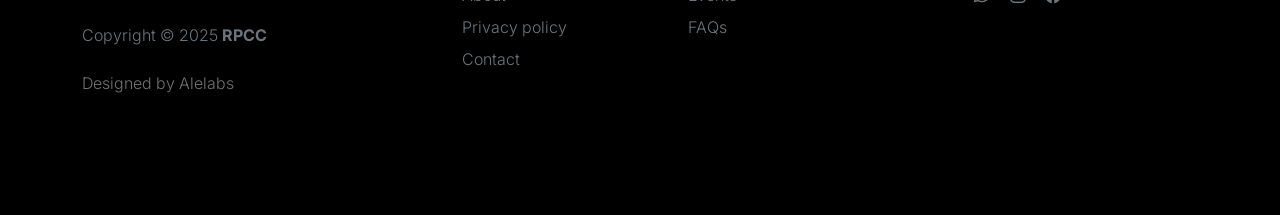
<file: privacy-policy.html>
<!DOCTYPE html>
<html lang="en">
<head>
    <meta charset="UTF-8">
    <meta name="viewport" content="width=device-width, initial-scale=1.0">
    <title>Privacy Policy - Revival Palace Community Church</title>
    <meta name="description" content="Privacy Policy for Revival Palace Community Church - Learn how we protect your personal information.">

    <!-- CSS FILES -->
    <link rel="preconnect" href="https://fonts.googleapis.com">
    <link rel="preconnect" href="https://fonts.gstatic.com" crossorigin>
    <link href="https://fonts.googleapis.com/css2?family=Inter:wght@100;300;400;700;900&display=swap" rel="stylesheet">
    <link href="css/bootstrap.min.css" rel="stylesheet">
    <link href="css/bootstrap-icons.css" rel="stylesheet">
    <link rel="stylesheet" href="css/slick.css"/>
    <link rel="stylesheet" href="css/tooplate-little-fashion.css">
</head>

<body>
    <section class="preloader">
        <div class="spinner">
            <span class="sk-inner-circle"></span>
        </div>
    </section>

    <header class="site-header">
        <div class="container">
            <div class="row">
                <div class="col-lg-8 col-12 d-flex flex-wrap">
                    <p class="d-flex me-4 mb-0">
                        <i class="bi-geo-alt me-2"></i>
                        Revival Palace Community Church, Lagos, Nigeria
                    </p>

                    <p class="d-flex mb-0">
                        <i class="bi-envelope me-2"></i>
                        <a href="mailto:info@revivalpalace.org">info@revivalpalace.org</a>
                    </p>
                </div>

                <div class="col-lg-3 col-12 ms-auto d-lg-block d-none">
                    <ul class="social-icon">
                        <li class="social-icon-item">
                            <a href="#" class="social-icon-link bi-instagram"></a>
                        </li>

                        <li class="social-icon-item">
                            <a href="#" class="social-icon-link bi-youtube"></a>
                        </li>

                        <li class="social-icon-item">
                            <a href="#" class="social-icon-link bi-whatsapp"></a>
                        </li>

                        <li class="social-icon-item">
                            <a href="#" class="social-icon-link bi-facebook"></a>
                        </li>
                    </ul>
                </div>
            </div>
        </div>
    </header>

    <nav class="navbar navbar-expand-lg">
        <div class="container">
            <button class="navbar-toggler" type="button" data-bs-toggle="collapse" data-bs-target="#navbarNav" aria-controls="navbarNav" aria-expanded="false" aria-label="Toggle navigation">
                <span class="navbar-toggler-icon"></span>
            </button>

            <a href="index.html" class="navbar-brand">Revival Palace</a>

            <div class="collapse navbar-collapse" id="navbarNav">
                <ul class="navbar-nav mx-auto">
                    <li class="nav-item">
                        <a class="nav-link" href="index.html">Home</a>
                    </li>

                    <li class="nav-item">
                        <a class="nav-link" href="about.html">About</a>
                    </li>

                    <li class="nav-item">
                        <a class="nav-link" href="sermons.html">Sermons</a>
                    </li>

                    <li class="nav-item">
                        <a class="nav-link" href="events.html">Events</a>
                    </li>

                    <li class="nav-item">
                        <a class="nav-link" href="departments.html">Departments</a>
                    </li>

                    <li class="nav-item">
                        <a class="nav-link" href="faq.html">FAQs</a>
                    </li>

                    <li class="nav-item">
                        <a class="nav-link" href="contact.html">Contact</a>
                    </li>

                    <li class="nav-item ms-3">
                        <a class="nav-link custom-btn custom-border-btn btn" href="sign-in.html">Sign In</a>
                    </li>
                </ul>
            </div>
        </div>
    </nav>

    <main>
        <section class="privacy-policy section-padding">
            <div class="container">
                <div class="row">
                    <div class="col-12">
                        <h1 class="mb-4">Privacy Policy</h1>
                        
                        <div class="custom-block custom-block-bg">
                            <h5 class="mb-3">Information We Collect</h5>
                            <p>We collect information that you provide directly to us, including:</p>
                            <ul>
                                <li>Name and contact information</li>
                                <li>Prayer requests</li>
                                <li>Event registrations</li>
                                <li>Donation information</li>
                            </ul>
                        </div>

                        <div class="custom-block custom-block-bg">
                            <h5 class="mb-3">How We Use Your Information</h5>
                            <p>We use the information we collect to:</p>
                            <ul>
                                <li>Communicate with you about church events and activities</li>
                                <li>Process your donations and registrations</li>
                                <li>Send you prayer updates and newsletters (with your consent)</li>
                                <li>Improve our website and services</li>
                            </ul>
                        </div>

                        <div class="custom-block custom-block-bg">
                            <h5 class="mb-3">Information Sharing</h5>
                            <p>We do not sell or share your personal information with third parties except:</p>
                            <ul>
                                <li>When required by law</li>
                                <li>With your explicit consent</li>
                                <li>To protect our rights and safety</li>
                            </ul>
                        </div>

                        <div class="custom-block custom-block-bg">
                            <h5 class="mb-3">Your Rights</h5>
                            <p>You have the right to:</p>
                            <ul>
                                <li>Access your personal information</li>
                                <li>Correct inaccurate information</li>
                                <li>Request deletion of your information</li>
                                <li>Opt-out of communications</li>
                            </ul>
                        </div>

                        <div class="custom-block custom-block-bg">
                            <h5 class="mb-3">Contact Us</h5>
                            <p>If you have any questions about this Privacy Policy, please contact us at:</p>
                            <p>Email: <a href="mailto:info@revivalpalace.org">info@revivalpalace.org</a></p>
                            <p>Last updated: March 2024</p>
                        </div>
                    </div>
                </div>
            </div>
        </section>
    </main>

    <footer class="site-footer">
        <div class="container">
            <div class="row">
                <div class="col-lg-3 col-10 me-auto mb-4">
                    <h4 class="text-white mb-3"><a href="index.html">Revival Palace</a></h4>
                    <p class="copyright-text text-muted mt-lg-5 mb-4 mb-lg-0">Copyright © 2025 <strong>RPCC</strong></p>
                    <br>
                    <p class="copyright-text">Designed by <a href="#" rel="nofollow" class="text-reset">Alelabs</a></p>
                </div>

                <div class="col-lg-5 col-8">
                    <h5 class="text-white mb-3">Sitemap</h5>

                    <ul class="footer-menu d-flex flex-wrap">
                        <li class="footer-menu-item"><a href="about.html" class="footer-menu-link">About</a></li>

                        <li class="footer-menu-item"><a href="events.html" class="footer-menu-link">Events</a></li>

                        <li class="footer-menu-item"><a href="privacy-policy.html" class="footer-menu-link">Privacy policy</a></li>

                        <li class="footer-menu-item"><a href="faq.html" class="footer-menu-link">FAQs</a></li>

                        <li class="footer-menu-item"><a href="contact.html" class="footer-menu-link">Contact</a></li>
                    </ul>
                </div>

                <div class="col-lg-3 col-4">
                    <h5 class="text-white mb-3">Social</h5>

                    <ul class="social-icon">
                        <li><a href="#" class="social-icon-link bi-youtube"></a></li>

                        <li><a href="#" class="social-icon-link bi-whatsapp"></a></li>

                        <li><a href="#" class="social-icon-link bi-instagram"></a></li>

                        <li><a href="#" class="social-icon-link bi-facebook"></a></li>
                    </ul>
                </div>
            </div>
        </div>
    </footer>

    <!-- JAVASCRIPT FILES -->
    <script src="js/jquery.min.js"></script>
    <script src="js/bootstrap.bundle.min.js"></script>
    <script src="js/Headroom.js"></script>
    <script src="js/jQuery.headroom.js"></script>
    <script src="js/slick.min.js"></script>
    <script src="js/custom.js"></script>
</body>
</html>
</file>
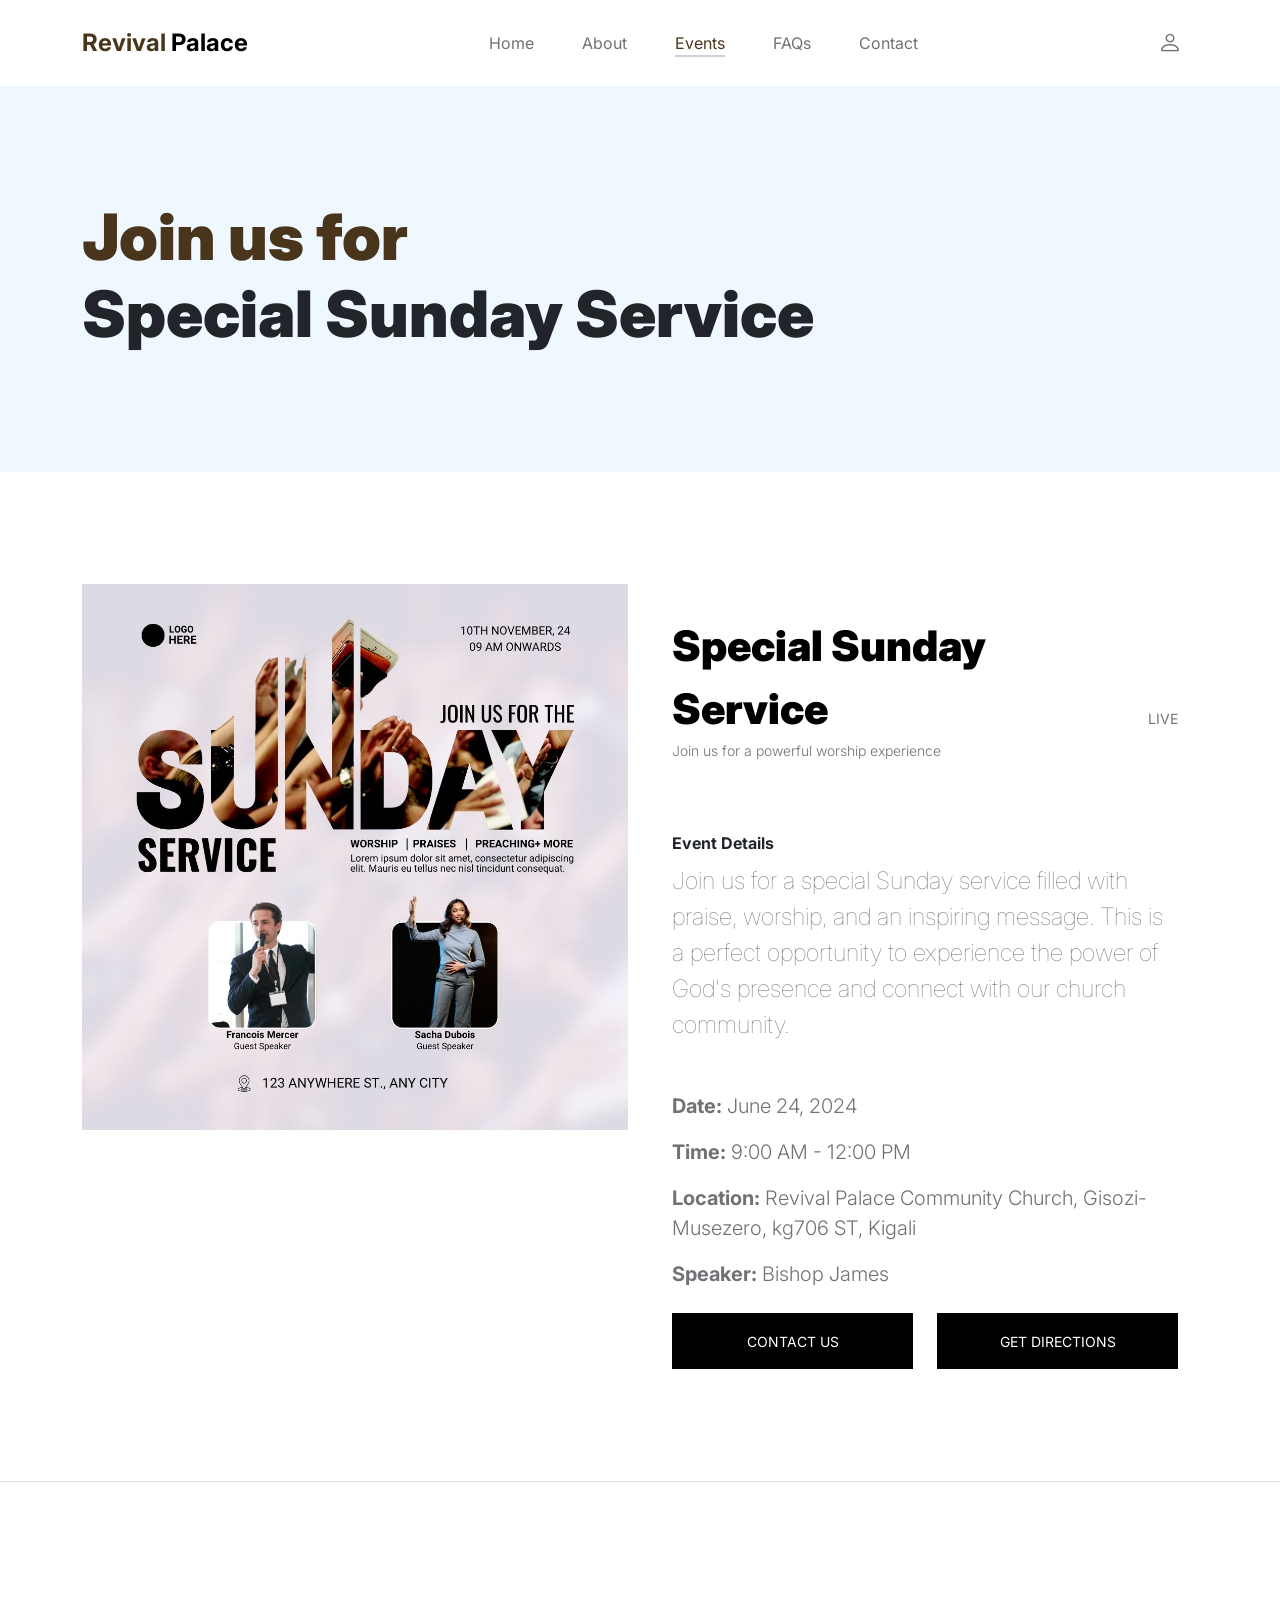
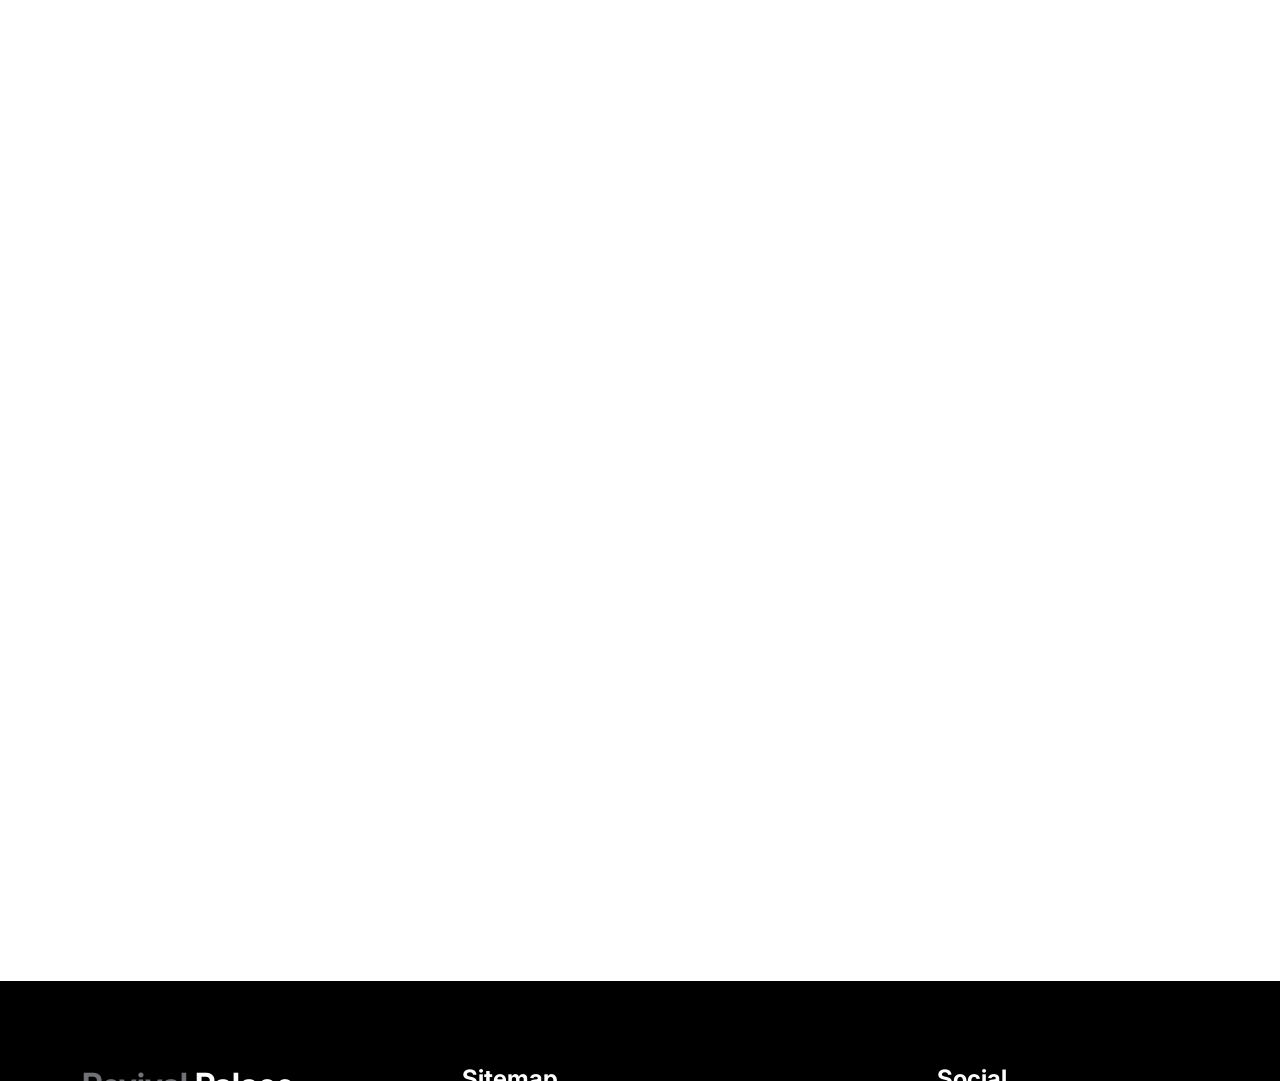
<file: product-detail.html>
<!doctype html>
<html lang="en">
    <head>
        <meta charset="utf-8">
        <meta name="viewport" content="width=device-width, initial-scale=1">
        
        <!-- Primary Meta Tags -->
        <title>Special Sunday Service | Revival Palace Community Church</title>
        
        <meta name="title" content="Special Sunday Service | Revival Palace Community Church">
        <meta name="description" content="Join us for a special Sunday service at Revival Palace Community Church in Kigali, Rwanda. Experience meaningful worship and community fellowship.">
        <meta name="keywords" content="church service Kigali, Sunday service Rwanda, special service Kigali, worship service Rwanda, church event Kigali">
        <meta name="author" content="Revival Palace Community Church">
        <meta name="robots" content="index, follow">
        
        <!-- Open Graph / Facebook -->
        <meta property="og:type" content="website">
        <meta property="og:url" content="https://revivalpalacechurch.org/events/special-sunday">
        <meta property="og:title" content="Special Sunday Service | Revival Palace Community Church">
        <meta property="og:description" content="Join us for a special Sunday service at Revival Palace Community Church. Experience meaningful worship and community fellowship in Kigali.">
        <meta property="og:image" content="https://revivalpalacechurch.org/images/events/events (4).jpg">

        <!-- Twitter -->
        <meta property="twitter:card" content="summary_large_image">
        <meta property="twitter:url" content="https://revivalpalacechurch.org/events/special-sunday">
        <meta property="twitter:title" content="Special Sunday Service | Revival Palace Community Church">
        <meta property="twitter:description" content="Join us for a special Sunday service at Revival Palace Community Church. Experience meaningful worship and community fellowship in Kigali.">
        <meta property="twitter:image" content="https://revivalpalacechurch.org/images/events/events (4).jpg">

        <!-- Canonical URL -->
        <link rel="canonical" href="https://revivalpalacechurch.org/events/special-sunday">

        <!-- Favicon -->
        <link rel="icon" type="image/png" href="images/logo/logoonly.png">
        <link rel="apple-touch-icon" href="images/logo/logoonly.png">

        <!-- CSS FILES -->
        <link rel="preconnect" href="https://fonts.googleapis.com">
        <link rel="preconnect" href="https://fonts.gstatic.com" crossorigin>
        <link href="https://fonts.googleapis.com/css2?family=Inter:wght@100;300;400;700;900&display=swap" rel="stylesheet">
        <link href="css/bootstrap.min.css" rel="stylesheet">
        <link href="css/bootstrap-icons.css" rel="stylesheet">
        <link rel="stylesheet" href="css/slick.css"/>
        <link href="css/tooplate-little-fashion.css" rel="stylesheet">

        <!-- Structured Data for Event -->
        <script type="application/ld+json">
        {
            "@context": "https://schema.org",
            "@type": "Event",
            "name": "Special Sunday Service",
            "description": "Join us for a special Sunday service with praise, worship, and preaching",
            "startDate": "2024-06-24T09:00:00+02:00",
            "endDate": "2024-06-24T12:00:00+02:00",
            "eventStatus": "https://schema.org/EventScheduled",
            "eventAttendanceMode": "https://schema.org/OfflineEventAttendanceMode",
            "location": {
                "@type": "Place",
                "name": "Revival Palace Community Church",
                "address": {
                    "@type": "PostalAddress",
                    "streetAddress": "Gisozi-Musezero, kg706 ST",
                    "addressLocality": "Kigali",
                    "addressCountry": "RW"
                }
            },
            "organizer": {
                "@type": "Organization",
                "name": "Revival Palace Community Church",
                "url": "https://revivalpalacechurch.org"
            }
        }
        </script>
    </head>
    
    <body>
        <section class="preloader">
            <div class="spinner">
                <span class="sk-inner-circle"></span>
            </div>
        </section>
    
        <main>
            <nav class="navbar navbar-expand-lg">
                <div class="container">
                    <button class="navbar-toggler" type="button" data-bs-toggle="collapse" data-bs-target="#navbarNav" aria-controls="navbarNav" aria-expanded="false" aria-label="Toggle navigation">
                        <span class="navbar-toggler-icon"></span>
                    </button>

                    <a class="navbar-brand" href="index.html">
                        <strong><span>Revival</span> Palace</strong>
                    </a>

                    <div class="d-lg-none">
                        <a href="sign-in.html" class="bi-person custom-icon me-3"></a>
                    </div>

                    <div class="collapse navbar-collapse" id="navbarNav">
                        <ul class="navbar-nav mx-auto">
                            <li class="nav-item">
                                <a class="nav-link" href="index.html">Home</a>
                            </li>

                            <li class="nav-item">
                                <a class="nav-link" href="about.html">About</a>
                            </li>

                            <li class="nav-item">
                                <a class="nav-link active" href="products.html">Events</a>
                            </li>

                            <li class="nav-item">
                                <a class="nav-link" href="faq.html">FAQs</a>
                            </li>

                            <li class="nav-item">
                                <a class="nav-link" href="contact.html">Contact</a>
                            </li>
                        </ul>

                        <div class="d-none d-lg-block">
                            <a href="sign-in.html" class="bi-person custom-icon me-3"></a>
                        </div>
                    </div>
                </div>
            </nav>

            <header class="site-header section-padding d-flex justify-content-center align-items-center">
                <div class="container">
                    <div class="row">
                        <div class="col-lg-10 col-12">
                            <h1>
                                <span class="d-block text-primary">Join us for</span>
                                <span class="d-block text-dark">Special Sunday Service</span>
                            </h1>
                        </div>
                    </div>
                </div>
            </header>

            <section class="product-detail section-padding">
                <div class="container">
                    <div class="row">
                        <div class="col-lg-6 col-12">
                            <div class="product-thumb">
                                <img src="images/events/events (4).jpg" class="img-fluid product-image" alt="Special Sunday service at Revival Palace Community Church">
                            </div>
                        </div>

                        <div class="col-lg-6 col-12">
                            <div class="product-info d-flex">
                                <div>
                                    <h2 class="product-title mb-0">Special Sunday Service</h2>
                                    <p class="product-p">Join us for a powerful worship experience</p>
                                </div>
                                <small class="product-price text-muted ms-auto mt-auto mb-5">LIVE</small>
                            </div>

                            <div class="product-description">
                                <strong class="d-block mt-4 mb-2">Event Details</strong>
                                <p class="lead mb-5">Join us for a special Sunday service filled with praise, worship, and an inspiring message. This is a perfect opportunity to experience the power of God's presence and connect with our church community.</p>

                                <div class="event-details mt-4">
                                    <p><strong>Date:</strong> June 24, 2024</p>
                                    <p><strong>Time:</strong> 9:00 AM - 12:00 PM</p>
                                    <p><strong>Location:</strong> Revival Palace Community Church, Gisozi-Musezero, kg706 ST, Kigali</p>
                                    <p><strong>Speaker:</strong> Bishop James</p>
                                </div>
                            </div>

                            <div class="product-cart-thumb row mt-4">
                                <div class="col-lg-6 col-12 mb-3 mb-lg-0">
                                    <a href="contact.html" class="btn custom-btn cart-btn w-100">Contact Us</a>
                                </div>
                                <div class="col-lg-6 col-12">
                                    <a href="https://maps.google.com" target="_blank" class="btn custom-btn cart-btn w-100">Get Directions</a>
                                </div>
                            </div>
                        </div>
                    </div>
                </div>
            </section>

            <section class="related-product section-padding border-top">
                <div class="container">
                    <div class="row">
                        <div class="col-12">
                            <h3 class="mb-5">Upcoming Events</h3>
                        </div>

                        <div class="col-lg-4 col-12 mb-3">
                            <div class="product-thumb">
                                <a href="product-detail.html">
                                    <img src="images/events/events (2).jpg" class="img-fluid product-image" alt="Children's Day event at Revival Palace Community Church">
                                </a>

                                <div class="product-top d-flex">
                                    <span class="product-alert">27 June 2024</span>
                                    <a href="#" class="bi-heart-fill product-icon ms-auto"></a>
                                </div>

                                <div class="product-info d-flex">
                                    <div>
                                        <h5 class="product-title mb-0">
                                            <a href="product-detail.html" class="product-title-link">Children's Day</a>
                                        </h5>
                                        <p class="product-p">Join us for a children's special day</p>
                                    </div>
                                    <small class="product-price text-muted ms-auto mt-auto mb-5">LIVE</small>
                                </div>
                            </div>
                        </div>

                        <div class="col-lg-4 col-12 mb-3">
                            <div class="product-thumb">
                                <a href="product-detail.html">
                                    <img src="images/events/events (3).jpg" class="img-fluid product-image" alt="Youth ministry event at Revival Palace Community Church">
                                </a>

                                <div class="product-top d-flex">
                                    <span class="product-alert">14 July 2024</span>
                                    <a href="#" class="bi-heart-fill product-icon ms-auto"></a>
                                </div>

                                <div class="product-info d-flex">
                                    <div>
                                        <h5 class="product-title mb-0">
                                            <a href="product-detail.html" class="product-title-link">Church Anniversary</a>
                                        </h5>
                                        <p class="product-p">Celebrating 25 years of God's faithfulness</p>
                                    </div>
                                    <small class="product-price text-muted ms-auto mt-auto mb-5">LIVE</small>
                                </div>
                            </div>
                        </div>

                        <div class="col-lg-4 col-12">
                            <div class="product-thumb">
                                <a href="product-detail.html">
                                    <img src="images/events/events (5).jpg" class="img-fluid product-image" alt="Christmas celebration at Revival Palace Community Church">
                                </a>

                                <div class="product-top d-flex">
                                    <span class="product-alert">24 December 2024</span>
                                    <a href="#" class="bi-heart-fill product-icon ms-auto"></a>
                                </div>

                                <div class="product-info d-flex">
                                    <div>
                                        <h5 class="product-title mb-0">
                                            <a href="product-detail.html" class="product-title-link">Christmas Eve Service</a>
                                        </h5>
                                        <p class="product-p">Celebrate the birth of Jesus Christ</p>
                                    </div>
                                    <small class="product-price text-muted ms-auto mt-auto mb-5">LIVE</small>
                                </div>
                            </div>
                        </div>
                    </div>
                </div>
            </section>
        </main>

        <footer class="site-footer">
            <div class="container">
                <div class="row">
                    <div class="col-lg-3 col-10 me-auto mb-4">
                        <h4 class="text-white mb-3"><a href="index.html">Revival </a> Palace</h4>
                        <p class="copyright-text text-muted mt-lg-5 mb-4 mb-lg-0">Copyright © 2025 <strong>RPCC</strong></p>
                        <br>
                        <p class="copyright-text">Designed at <a href="https://www.alelabs.tech/" target="_blank">Alelabs</a></p>
                    </div>

                    <div class="col-lg-5 col-8">
                        <h5 class="text-white mb-3">Sitemap</h5>
                        <ul class="footer-menu d-flex flex-wrap">
                            <li class="footer-menu-item"><a href="about.html" class="footer-menu-link">About</a></li>
                            <li class="footer-menu-item"><a href="#" class="footer-menu-link">Events</a></li>
                            <li class="footer-menu-item"><a href="#" class="footer-menu-link">Privacy policy</a></li>
                            <li class="footer-menu-item"><a href="#" class="footer-menu-link">FAQs</a></li>
                            <li class="footer-menu-item"><a href="#" class="footer-menu-link">Contact</a></li>
                        </ul>
                    </div>

                    <div class="col-lg-3 col-4">
                        <h5 class="text-white mb-3">Social</h5>
                        <ul class="social-icon">
                            <li><a href="https://www.youtube.com/@Revivalpalacechurch" class="social-icon-link bi-youtube" target="_blank"></a></li>
                            <li><a href="https://wa.me/250788585901" class="social-icon-link bi-whatsapp" target="_blank"></a></li>
                            <li><a href="https://www.instagram.com/revivalpalacechurch/" class="social-icon-link bi-instagram" target="_blank"></a></li>
                            <li><a href="https://www.facebook.com/africarevivalpalace/" class="social-icon-link bi-facebook" target="_blank"></a></li>
                        </ul>
                    </div>
                </div>
            </div>
        </footer>

        <!-- JAVASCRIPT FILES -->
        <script src="js/jquery.min.js"></script>
        <script src="js/bootstrap.bundle.min.js"></script>
        <script src="js/Headroom.js"></script>
        <script src="js/jQuery.headroom.js"></script>
        <script src="js/slick.min.js"></script>
        <script src="js/custom.js"></script>
    </body>
</html>
</file>
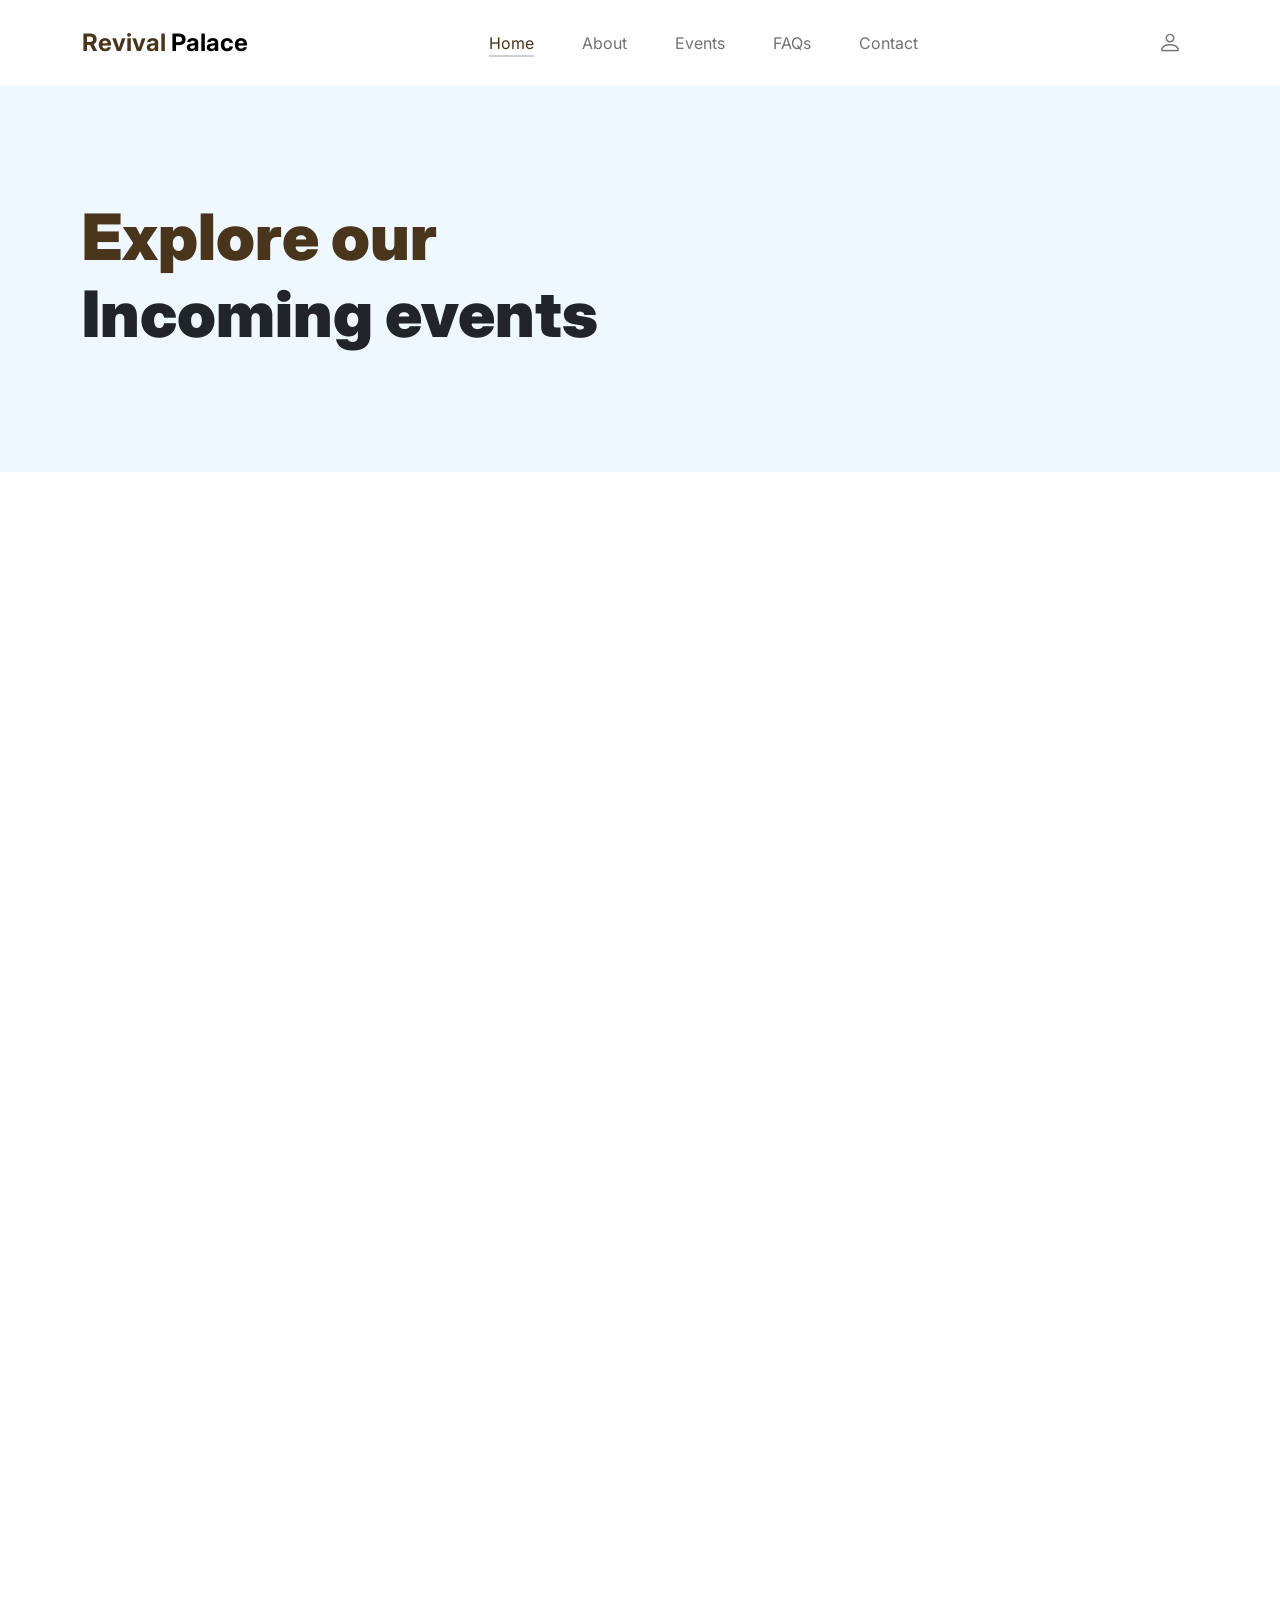
<file: products.html>
<!doctype html>
<html lang="en">
    <head>
        <meta charset="utf-8">
        <meta name="viewport" content="width=device-width, initial-scale=1">
        
        <!-- Favicon -->
        <link rel="icon" type="image/png" href="images/logo/logoonly.png">
        
        <!-- Primary Meta Tags -->
        <title>Events & Services | Revival Palace Community Church</title>
        <meta name="title" content="Events & Services | Revival Palace Community Church">
        <meta name="description" content="Join us for worship services, Sunday school, and special events at Revival Palace Community Church in Kigali, Rwanda. Experience meaningful worship and community fellowship.">
        <meta name="keywords" content="church events Kigali, Sunday service Rwanda, church services Kigali, worship events Rwanda, church activities Kigali, Christian events Rwanda">
        <meta name="author" content="Revival Palace Community Church">
        <meta name="robots" content="index, follow">
        
        <!-- Open Graph / Facebook -->
        <meta property="og:type" content="website">
        <meta property="og:url" content="https://revivalpalacechurch.org/events">
        <meta property="og:title" content="Events & Services | Revival Palace Community Church">
        <meta property="og:description" content="Discover our upcoming church events, worship services, and community activities. Join us for meaningful worship and fellowship in Kigali.">
        <meta property="og:image" content="https://revivalpalacechurch.org/images/worshipteam/worship1 (2).jpg">

        <!-- Twitter -->
        <meta property="twitter:card" content="summary_large_image">
        <meta property="twitter:url" content="https://revivalpalacechurch.org/events">
        <meta property="twitter:title" content="Events & Services | Revival Palace Community Church">
        <meta property="twitter:description" content="Discover our upcoming church events, worship services, and community activities. Join us for meaningful worship and fellowship in Kigali.">
        <meta property="twitter:image" content="https://revivalpalacechurch.org/images/worshipteam/worship1 (2).jpg">

        <!-- Canonical URL -->
        <link rel="canonical" href="https://revivalpalacechurch.org/events">

        <!-- Favicon -->
        <link rel="icon" type="image/x-icon" href="images/favicon.ico">
        <link rel="apple-touch-icon" href="images/apple-touch-icon.png">

        <!-- CSS FILES -->
        <link rel="preconnect" href="https://fonts.googleapis.com">

        <link rel="preconnect" href="https://fonts.gstatic.com" crossorigin>

        <link href="https://fonts.googleapis.com/css2?family=Inter:wght@100;300;400;700;900&display=swap" rel="stylesheet">

        <link href="css/bootstrap.min.css" rel="stylesheet">
        <link href="css/bootstrap-icons.css" rel="stylesheet">

        <link rel="stylesheet" href="css/slick.css"/>

        <link href="css/tooplate-little-fashion.css" rel="stylesheet">
<!--

Tooplate 2127 Little Fashion

https://www.tooplate.com/view/2127-little-fashion

-->

        <!-- Structured Data for Events Page -->
        <script type="application/ld+json">
        {
            "@context": "https://schema.org",
            "@type": "WebPage",
            "name": "Events & Services at Revival Palace Community Church",
            "description": "Information about worship services, events, and activities at Revival Palace Community Church",
            "mainEntity": {
                "@type": "Church",
                "name": "Revival Palace Community Church",
                "event": [
                    {
                        "@type": "Event",
                        "name": "Sunday Worship Service",
                        "description": "Weekly Sunday worship service with praise, worship, and preaching",
                        "startDate": "2024-01-01T09:00:00+02:00",
                        "endDate": "2024-12-31T12:00:00+02:00",
                        "eventSchedule": "Every Sunday at 9:00 AM",
                        "location": {
                            "@type": "Place",
                            "name": "Revival Palace Community Church",
                            "address": {
                                "@type": "PostalAddress",
                                "streetAddress": "Gisozi-Musezero, kg706 ST",
                                "addressLocality": "Kigali",
                                "addressCountry": "RW"
                            }
                        }
                    },
                    {
                        "@type": "Event",
                        "name": "Sunday School",
                        "description": "Bible study and Christian education for all ages",
                        "startDate": "2024-01-01T08:00:00+02:00",
                        "endDate": "2024-12-31T09:00:00+02:00",
                        "eventSchedule": "Every Sunday at 8:00 AM",
                        "location": {
                            "@type": "Place",
                            "name": "Revival Palace Community Church",
                            "address": {
                                "@type": "PostalAddress",
                                "streetAddress": "Gisozi-Musezero, kg706 ST",
                                "addressLocality": "Kigali",
                                "addressCountry": "RW"
                            }
                        }
                    }
                ]
            }
        }
        </script>
    </head>
    
    <body>

        <section class="preloader">
            <div class="spinner">
                <span class="sk-inner-circle"></span>
            </div>
        </section>
    
        <main>

            <nav class="navbar navbar-expand-lg">
                <div class="container">
                    <button class="navbar-toggler" type="button" data-bs-toggle="collapse" data-bs-target="#navbarNav" aria-controls="navbarNav" aria-expanded="false" aria-label="Toggle navigation">
                        <span class="navbar-toggler-icon"></span>
                    </button>

                    <a class="navbar-brand" href="index.html">
                        <strong><span>Revival</span> Palace</strong>
                    </a>

                    <div class="d-lg-none">
                        <a href="sign-in.html" class="bi-person custom-icon me-3"></a>
                    </div>

                    <div class="collapse navbar-collapse" id="navbarNav">
                        <ul class="navbar-nav mx-auto">
                            <li class="nav-item">
                                <a class="nav-link active" href="index.html">Home</a>
                            </li>

                            <li class="nav-item">
                                <a class="nav-link" href="about.html">About</a>
                            </li>

                            <li class="nav-item">
                                <a class="nav-link" href="products.html">Events</a>
                            </li>

                            <li class="nav-item">
                                <a class="nav-link" href="faq.html">FAQs</a>
                            </li>

                            <li class="nav-item">
                                <a class="nav-link" href="contact.html">Contact</a>
                            </li>
                        </ul>

                        <div class="d-none d-lg-block">
                            <a href="sign-in.html" class="bi-person custom-icon me-3"></a>
                        </div>
                    </div>
                </div>
            </nav>

            <header class="site-header section-padding d-flex justify-content-center align-items-center">
                <div class="container">
                    <div class="row">

                        <div class="col-lg-10 col-12">
                            <h1>
                                <span class="d-block text-primary">Explore our</span>
                                <span class="d-block text-dark">Incoming events</span>
                            </h1>
                        </div>
                    </div>
                </div>
            </header>

            <section class="products section-padding">
                <div class="container">
                    <div class="row">
                        
                        <div class="col-12">
                            <h2 class="mb-5">Coming This month</h2>
                        </div>

                        <div class="col-lg-4 col-12 mb-3">
                            <div class="product-thumb">
                                <a href="product-detail.html">
                                    <img src="images/events/events (4).jpg" class="img-fluid product-image" alt="Sunday worship service at Revival Palace Community Church">
                                </a>

                                <div class="product-top d-flex">
                                    <span class="product-alert me-auto">24 June 2025</span>

                                    <a href="#" class="bi-heart-fill product-icon"></a>
                                </div>

                                <div class="product-info d-flex">
                                    <div>
                                        <h5 class="product-title mb-0">
                                            <a href="product-detail.html" class="product-title-link">Special Sunday</a>
                                        </h5>

                                        <p class="product-p">Join us for the special sunday service</p>
                                    </div>

                                    <small class="product-price text-muted ms-auto">LIVE</small>
                                </div>
                            </div>
                        </div>

                        <div class="col-lg-4 col-12 mb-3">
                            <div class="product-thumb">
                                <a href="product-detail.html">
                                    <img src="images/events/events (2).jpg" class="img-fluid product-image" alt="Special prayer meeting at Revival Palace Community Church">
                                </a>

                                <div class="product-top d-flex">
                                    <span class="product-alert">27 June 2025</span>

                                    <a href="#" class="bi-heart-fill product-icon ms-auto"></a>
                                </div>

                                <div class="product-info d-flex">
                                    <div>
                                        <h5 class="product-title mb-0">
                                            <a href="product-detail.html" class="product-title-link">Chilren's Day</a>
                                        </h5>

                                        <p class="product-p">Join us for a children's special day</p>
                                    </div>

                                    <small class="product-price text-muted ms-auto">LIVE</small>
                                </div>
                            </div>
                        </div>

                        <div class="col-lg-4 col-12">
                            <div class="product-thumb">
                                <a href="product-detail.html">
                                    <img src="images/events/events (3).jpg" class="img-fluid product-image" alt="Youth ministry event at Revival Palace Community Church">
                                </a>

                                <div class="product-top d-flex">
                                    <a href="#" class="bi-heart-fill product-icon ms-auto"></a>
                                </div>

                                <div class="product-info d-flex">
                                    <div>
                                        <h5 class="product-title mb-0">
                                            <a href="product-detail.html" class="product-title-link">Speical Sunday</a>
                                        </h5>

                                        <p class="product-p">Join us for Special Sunday Service</p>
                                    </div>

                                    <small class="product-price text-muted ms-auto">LIVE</small>
                                </div>
                            </div>
                        </div>

                        <div class="col-12">
                            <h2 class="mb-5">Other Events</h2>
                        </div>

                        <div class="col-lg-4 col-12 mb-3">
                            <div class="product-thumb">
                                <a href="product-detail.html">
                                    <img src="images/events/events (4).jpg" class="img-fluid product-image" alt="Community outreach program at Revival Palace Community Church">
                                </a>

                                <div class="product-top d-flex">
                                    <span class="product-alert">14 July 2025</span>

                                    <a href="#" class="bi-heart-fill product-icon ms-auto"></a>
                                </div>

                                <div class="product-info d-flex">
                                    <div>
                                        <h5 class="product-title mb-0">
                                            <a href="product-detail.html" class="product-title-link">Special Sunday Service</a>
                                        </h5>

                                        <p class="product-p">Join us as we celebrate the church 25 aniversary. </p>
                                    </div>

                                    <small class="product-price text-muted ms-auto">LIVE</small>
                                </div>
                            </div>
                        </div>

                        <div class="col-lg-4 col-12 mb-3">
                            <div class="product-thumb">
                                <a href="product-detail.html">
                                    <img src="images/events/events (5).jpg" class="img-fluid product-image" alt="Church celebration and fellowship event">
                                </a>

                                <div class="product-top d-flex">
                                    <span class="product-alert">24 December 2025</span>
                                    <a href="#" class="bi-heart-fill product-icon ms-auto"></a>
                                </div>

                                <div class="product-info d-flex">
                                    <div>
                                        <h5 class="product-title mb-0">
                                            <a href="product-detail.html" class="product-title-link">Special Christmas Eve</a>
                                        </h5>

                                        <p class="product-p">Jesus is born, Join us in the christmas eve</p>
                                    </div>

                                    <small class="product-price text-muted ms-auto">LIVE</small>
                                </div>
                            </div>
                        </div>

                        <div class="col-lg-4 col-12 mb-3">
                            <div class="product-thumb">
                                <a href="product-detail.html">
                                    <img src="images/events/events (2).jpg" class="img-fluid product-image" alt="Bible study session at Revival Palace Community Church">
                                </a>

                                <div class="product-top d-flex">
                                    <span class="product-alert">28 December 2025</span>
                                    <a href="#" class="bi-heart-fill product-icon ms-auto"></a>
                                </div>

                                <div class="product-info d-flex">
                                    <div>
                                        <h5 class="product-title mb-0">
                                            <a href="product-detail.html" class="product-title-link">Church Children Day</a>
                                        </h5>

                                        <p class="product-p">Join us as for special children's day. </p>
                                    </div>

                                    <small class="product-price text-muted ms-auto">LIVE</small>
                                </div>
                            </div>
                        </div>

                    </div>
                </div>
            </section>

        </main>

        <footer class="site-footer">
            <div class="container">
                <div class="row">

                    <div class="col-lg-3 col-10 me-auto mb-4">
                        <h4 class="text-white mb-3"><a href="index.html">Revival </a> Palace</h4>
                        <p class="copyright-text text-muted mt-lg-5 mb-4 mb-lg-0">Copyright © 2025 <strong>RPCC</strong></p>
                        <br>
                        <p class="copyright-text">Designed at <a href="https://www.alelabs.tech/" target="_blank">Alelabs</a></p>
                    </div>

                    <div class="col-lg-5 col-8">
                        <h5 class="text-white mb-3">Sitemap</h5>

                        <ul class="footer-menu d-flex flex-wrap">
                            <li class="footer-menu-item"><a href="about.html" class="footer-menu-link">About</a></li>

                            <li class="footer-menu-item"><a href="#" class="footer-menu-link">Products</a></li>

                            <li class="footer-menu-item"><a href="#" class="footer-menu-link">Privacy policy</a></li>

                            <li class="footer-menu-item"><a href="#" class="footer-menu-link">FAQs</a></li>

                            <li class="footer-menu-item"><a href="#" class="footer-menu-link">Contact</a></li>
                        </ul>
                    </div>

                    <div class="col-lg-3 col-4">
                        <h5 class="text-white mb-3">Social</h5>

                        <ul class="social-icon">

                            <li><a href="#" class="social-icon-link bi-youtube"></a></li>

                            <li><a href="#" class="social-icon-link bi-whatsapp"></a></li>

                            <li><a href="#" class="social-icon-link bi-instagram"></a></li>

                            <li><a href="#" class="social-icon-link bi-skype"></a></li>
                        </ul>
                    </div>

                </div>
            </div>
        </footer>

        <!-- JAVASCRIPT FILES -->
        <script src="js/jquery.min.js"></script>
        <script src="js/bootstrap.bundle.min.js"></script>
        <script src="js/Headroom.js"></script>
        <script src="js/jQuery.headroom.js"></script>
        <script src="js/slick.min.js"></script>
        <script src="js/custom.js"></script>

    </body>
</html>
</file>
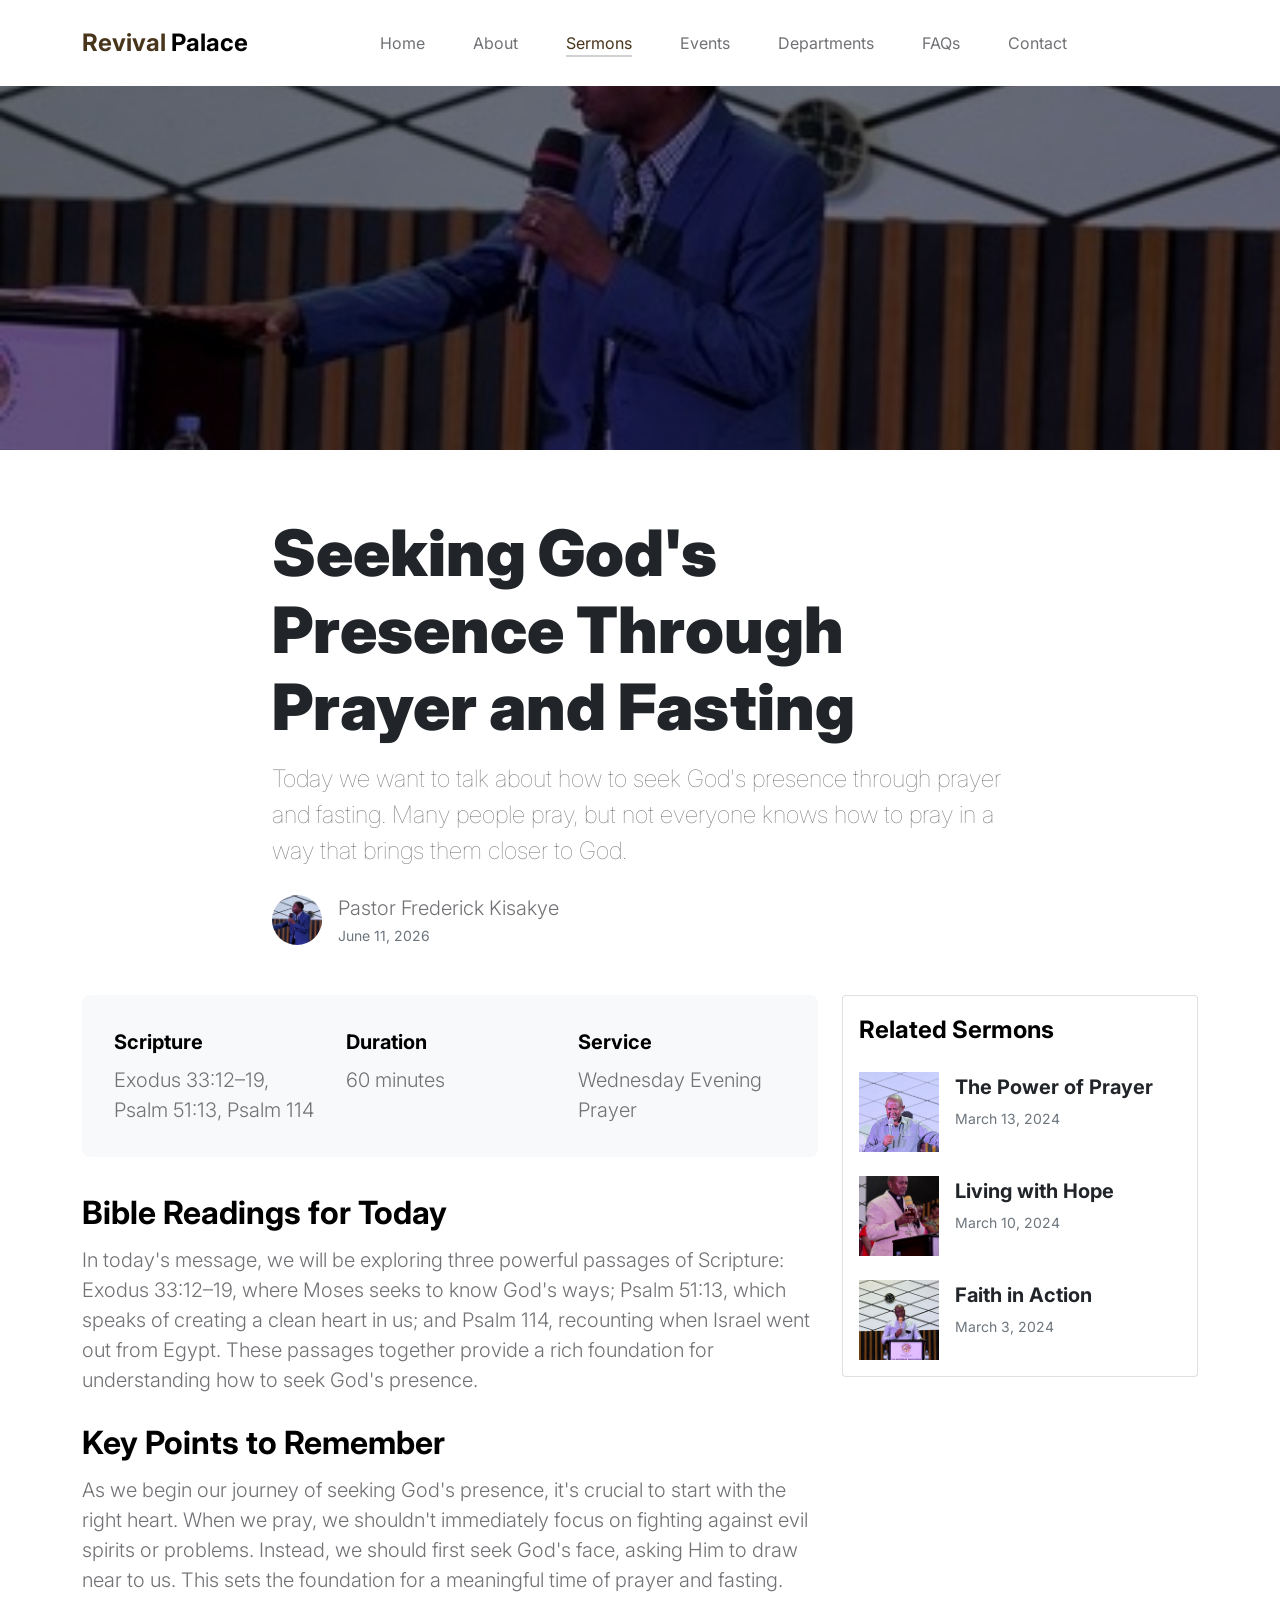
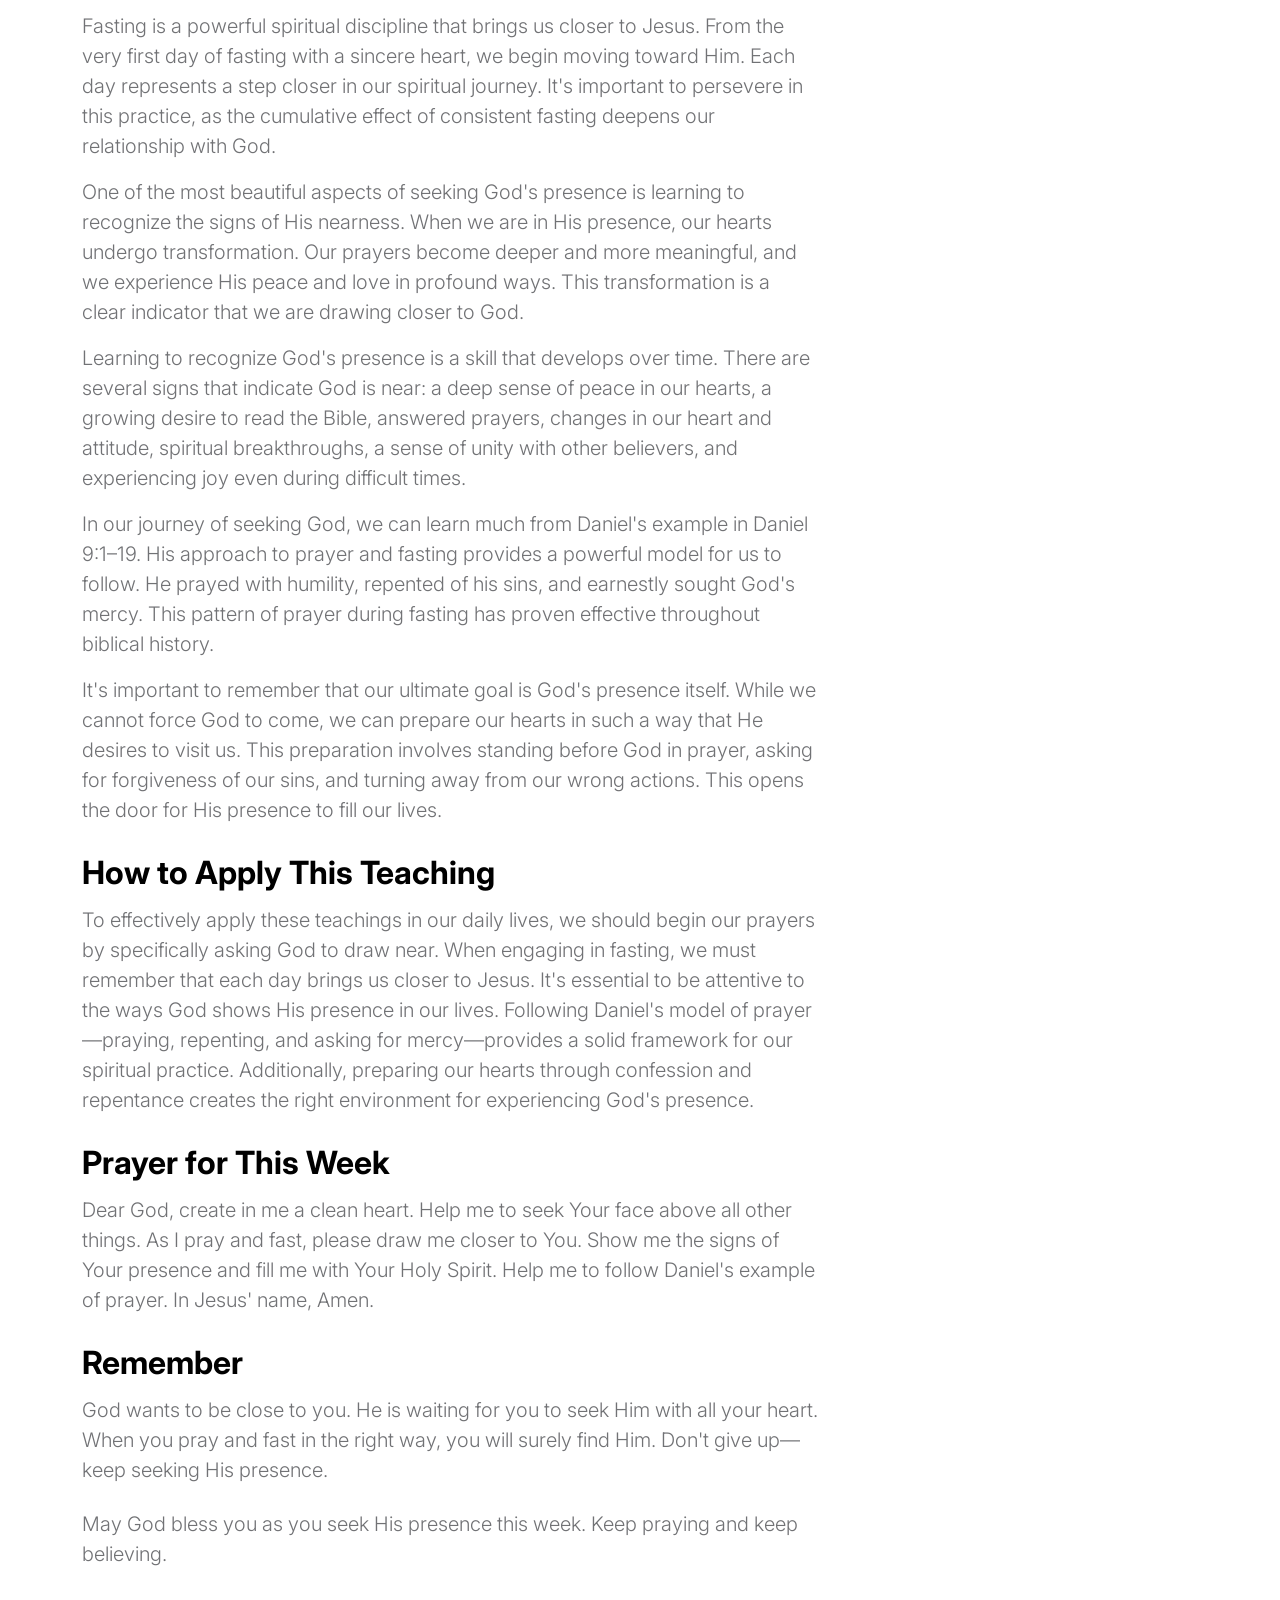
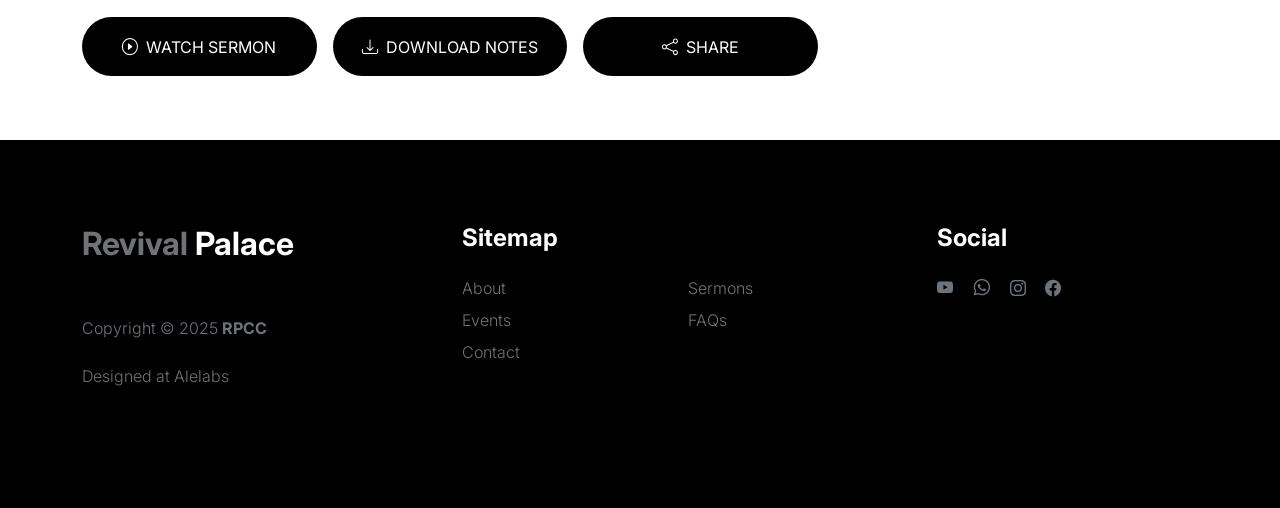
<file: sermon-detail.html>
<!doctype html>
<html lang="en">
    <head>
        <meta charset="utf-8">
        <meta name="viewport" content="width=device-width, initial-scale=1">
        
        <!-- Primary Meta Tags -->
        <title>Seeking God's Presence Through Prayer and Fasting | Revival Palace Community Church</title>
        <meta name="title" content="Seeking God's Presence Through Prayer and Fasting | Revival Palace Community Church">
        <meta name="description" content="Join us for an inspiring sermon on seeking God's presence through prayer and fasting, led by Pastor Frederick Kisakye.">
        <meta name="keywords" content="church sermon, Christian message, prayer and fasting, Revival Palace sermon, Kigali church">
        <meta name="author" content="Revival Palace Community Church">
        <meta name="robots" content="index, follow">

        <!-- Open Graph / Facebook -->
        <meta property="og:type" content="article">
        <meta property="og:url" content="https://revivalpalacechurch.org/sermon-detail">
        <meta property="og:title" content="Seeking God's Presence Through Prayer and Fasting | Revival Palace Community Church">
        <meta property="og:description" content="Join us for an inspiring sermon on seeking God's presence through prayer and fasting, led by Pastor Frederick Kisakye.">
        <meta property="og:image" content="https://revivalpalacechurch.org/images/pastors/kyasire.jpg">

        <!-- Twitter -->
        <meta property="twitter:card" content="summary_large_image">
        <meta property="twitter:url" content="https://revivalpalacechurch.org/sermon-detail">
        <meta property="twitter:title" content="Seeking God's Presence Through Prayer and Fasting | Revival Palace Community Church">
        <meta property="twitter:description" content="Join us for an inspiring sermon on seeking God's presence through prayer and fasting, led by Pastor Frederick Kisakye.">
        <meta property="twitter:image" content="https://revivalpalacechurch.org/images/pastors/kyasire.jpg">

        <!-- Canonical URL -->
        <link rel="canonical" href="https://revivalpalacechurch.org/sermon-detail">

        <!-- Favicon -->
        <link rel="icon" type="image/png" href="images/logo/logoonly.png">
        <link rel="apple-touch-icon" href="images/apple-touch-icon.png">

        <!-- CSS FILES -->
        <link rel="preconnect" href="https://fonts.googleapis.com">
        <link rel="preconnect" href="https://fonts.gstatic.com" crossorigin>
        <link href="https://fonts.googleapis.com/css2?family=Inter:wght@100;300;400;700;900&display=swap" rel="stylesheet">
        <link href="css/bootstrap.min.css" rel="stylesheet">
        <link href="css/bootstrap-icons.css" rel="stylesheet">
        <link rel="stylesheet" href="css/slick.css"/>
        <link href="css/tooplate-little-fashion.css" rel="stylesheet">

        <style>
            .sermon-hero {
                position: relative;
                height: 60vh;
                background-size: cover;
                background-position: center;
                display: flex;
                align-items: center;
                color: white;
            }
            .sermon-hero::before {
                content: '';
                position: absolute;
                top: 0;
                left: 0;
                right: 0;
                bottom: 0;
                background: rgba(0, 0, 0, 0.5);
            }
            .sermon-hero-content {
                position: relative;
                z-index: 1;
            }
            .sermon-content {
                padding: 4rem 0;
            }
            .sermon-meta {
                background: #f8f9fa;
                padding: 2rem;
                border-radius: 8px;
                margin-bottom: 2rem;
            }
            .sermon-actions {
                display: flex;
                gap: 1rem;
                margin-top: 2rem;
            }
            .sermon-actions .btn {
                flex: 1;
            }
        </style>
    </head>
    
    <body>
        <section class="preloader">
            <div class="spinner">
                <span class="sk-inner-circle"></span>
            </div>
        </section>
    
        <main>
            <nav class="navbar navbar-expand-lg">
                <div class="container">
                    <button class="navbar-toggler" type="button" data-bs-toggle="collapse" data-bs-target="#navbarNav" aria-controls="navbarNav" aria-expanded="false" aria-label="Toggle navigation">
                        <span class="navbar-toggler-icon"></span>
                    </button>

                    <a class="navbar-brand" href="index.html">
                        <strong><span>Revival</span> Palace</strong>
                    </a>

                    <div class="collapse navbar-collapse" id="navbarNav">
                        <ul class="navbar-nav mx-auto">
                            <li class="nav-item">
                                <a class="nav-link" href="index.html">Home</a>
                            </li>

                            <li class="nav-item">
                                <a class="nav-link" href="about.html">About</a>
                            </li>

                            <li class="nav-item">
                                <a class="nav-link active" href="sermons.html">Sermons</a>
                            </li>

                            <li class="nav-item">
                                <a class="nav-link" href="events.html">Events</a>
                            </li>
                            <li class="nav-item">
                                <a class="nav-link" href="departments.html">Departments</a>
                            </li>

                            <li class="nav-item">
                                <a class="nav-link" href="faq.html">FAQs</a>
                            </li>

                            <li class="nav-item">
                                <a class="nav-link" href="contact.html">Contact</a>
                            </li>
                        </ul>
                    </div>
                </div>
            </nav>

            <section class="sermon-hero" style="background-image: url('images/pastors/kyasire.jpg'); height: 50vh; min-height: 400px;">
                <!-- Empty hero section, just the image -->
            </section>

            <section class="sermon-content">
                <div class="container">
                    <div class="row">
                        <div class="col-lg-8 mx-auto mb-5">
                            <h1 class="mb-3">Seeking God's Presence Through Prayer and Fasting</h1>
                            <p class="lead mb-4">Today we want to talk about how to seek God's presence through prayer and fasting. Many people pray, but not everyone knows how to pray in a way that brings them closer to God.</p>
                            <div class="d-flex align-items-center">
                                <img src="images/pastors/kyasire.jpg" alt="Pastor Frederick Kisakye" class="rounded-circle me-3" style="width: 50px; height: 50px; object-fit: cover;">
                                <div>
                                    <p class="mb-0">Pastor Frederick Kisakye</p>
                                    <small class="text-muted">June 11, 2026</small>
                                </div>
                            </div>
                        </div>

                        <div class="col-lg-8 mx-auto">
                            <div class="sermon-meta">
                                <div class="row">
                                    <div class="col-md-4 mb-3 mb-md-0">
                                        <h6 class="mb-2">Scripture</h6>
                                        <p class="mb-0">Exodus 33:12–19, Psalm 51:13, Psalm 114</p>
                                    </div>
                                    <div class="col-md-4 mb-3 mb-md-0">
                                        <h6 class="mb-2">Duration</h6>
                                        <p class="mb-0">60 minutes</p>
                                    </div>
                                    <div class="col-md-4">
                                        <h6 class="mb-2">Service</h6>
                                        <p class="mb-0">Wednesday Evening Prayer</p>
                                    </div>
                                </div>
                            </div>

                            <div class="sermon-text">
                                <h4>Bible Readings for Today</h4>
                                <p>In today's message, we will be exploring three powerful passages of Scripture: Exodus 33:12–19, where Moses seeks to know God's ways; Psalm 51:13, which speaks of creating a clean heart in us; and Psalm 114, recounting when Israel went out from Egypt. These passages together provide a rich foundation for understanding how to seek God's presence.</p>

                                <h4 class="mt-4">Key Points to Remember</h4>
                                <p>As we begin our journey of seeking God's presence, it's crucial to start with the right heart. When we pray, we shouldn't immediately focus on fighting against evil spirits or problems. Instead, we should first seek God's face, asking Him to draw near to us. This sets the foundation for a meaningful time of prayer and fasting.</p>

                                <p>Fasting is a powerful spiritual discipline that brings us closer to Jesus. From the very first day of fasting with a sincere heart, we begin moving toward Him. Each day represents a step closer in our spiritual journey. It's important to persevere in this practice, as the cumulative effect of consistent fasting deepens our relationship with God.</p>

                                <p>One of the most beautiful aspects of seeking God's presence is learning to recognize the signs of His nearness. When we are in His presence, our hearts undergo transformation. Our prayers become deeper and more meaningful, and we experience His peace and love in profound ways. This transformation is a clear indicator that we are drawing closer to God.</p>

                                <p>Learning to recognize God's presence is a skill that develops over time. There are several signs that indicate God is near: a deep sense of peace in our hearts, a growing desire to read the Bible, answered prayers, changes in our heart and attitude, spiritual breakthroughs, a sense of unity with other believers, and experiencing joy even during difficult times.</p>

                                <p>In our journey of seeking God, we can learn much from Daniel's example in Daniel 9:1–19. His approach to prayer and fasting provides a powerful model for us to follow. He prayed with humility, repented of his sins, and earnestly sought God's mercy. This pattern of prayer during fasting has proven effective throughout biblical history.</p>

                                <p>It's important to remember that our ultimate goal is God's presence itself. While we cannot force God to come, we can prepare our hearts in such a way that He desires to visit us. This preparation involves standing before God in prayer, asking for forgiveness of our sins, and turning away from our wrong actions. This opens the door for His presence to fill our lives.</p>

                                <h4 class="mt-4">How to Apply This Teaching</h4>
                                <p>To effectively apply these teachings in our daily lives, we should begin our prayers by specifically asking God to draw near. When engaging in fasting, we must remember that each day brings us closer to Jesus. It's essential to be attentive to the ways God shows His presence in our lives. Following Daniel's model of prayer—praying, repenting, and asking for mercy—provides a solid framework for our spiritual practice. Additionally, preparing our hearts through confession and repentance creates the right environment for experiencing God's presence.</p>

                                <h4 class="mt-4">Prayer for This Week</h4>
                                <p>Dear God, create in me a clean heart. Help me to seek Your face above all other things. As I pray and fast, please draw me closer to You. Show me the signs of Your presence and fill me with Your Holy Spirit. Help me to follow Daniel's example of prayer. In Jesus' name, Amen.</p>

                                <h4 class="mt-4">Remember</h4>
                                <p>God wants to be close to you. He is waiting for you to seek Him with all your heart. When you pray and fast in the right way, you will surely find Him. Don't give up—keep seeking His presence.</p>

                                <p class="mt-4">May God bless you as you seek His presence this week. Keep praying and keep believing.</p>

                                <div class="sermon-actions mt-5">
                                    <button type="button" class="btn custom-btn" onclick="showSermonMessage()">
                                        <i class="bi-play-circle me-2"></i>Watch Sermon
                                    </button>
                                    <a href="downloads/sermon-notes/seeking-gods-presence.pdf" class="btn custom-btn" id="downloadNotes" download>
                                        <i class="bi-download me-2"></i>Download Notes
                                    </a>
                                    <button type="button" class="btn custom-btn" onclick="showShareDialog()">
                                        <i class="bi-share me-2"></i>Share
                                    </button>
                                </div>

                                <!-- Simple Share Dialog -->
                                <div id="shareDialog" style="display: none; position: fixed; top: 50%; left: 50%; transform: translate(-50%, -50%); background: white; padding: 20px; border-radius: 8px; box-shadow: 0 2px 10px rgba(0,0,0,0.1); z-index: 1000; min-width: 300px;">
                                    <div style="display: flex; justify-content: space-between; align-items: center; margin-bottom: 15px;">
                                        <h5 style="margin: 0;">Share This Sermon</h5>
                                        <button type="button" onclick="hideShareDialog()" style="background: none; border: none; font-size: 1.2rem; cursor: pointer;">×</button>
                                    </div>
                                    <div style="display: flex; gap: 10px;">
                                        <input type="text" id="shareLink" value="https://revivalpalacechurch.org/sermon-detail" readonly style="flex: 1; padding: 8px; border: 1px solid #ddd; border-radius: 4px;">
                                        <button type="button" onclick="copyLink()" class="btn custom-btn">Copy</button>
                                    </div>
                                </div>
                                <div id="shareOverlay" style="display: none; position: fixed; top: 0; left: 0; right: 0; bottom: 0; background: rgba(0,0,0,0.5); z-index: 999;"></div>
                            </div>
                        </div>

                        <div class="col-lg-4">
                            <div class="card">
                                <div class="card-body">
                                    <h5 class="card-title mb-4">Related Sermons</h5>
                                    
                                    <div class="d-flex mb-4">
                                        <img src="images/pastors/p1 (8).jpg" alt="Related Sermon" class="me-3" style="width: 80px; height: 80px; object-fit: cover;">
                                        <div>
                                            <h6 class="mb-1"><a href="sermon-detail.html" class="text-dark">The Power of Prayer</a></h6>
                                            <small class="text-muted">March 13, 2024</small>
                                        </div>
                                    </div>

                                    <div class="d-flex mb-4">
                                        <img src="images/pastors/p1 (7).jpg" alt="Related Sermon" class="me-3" style="width: 80px; height: 80px; object-fit: cover;">
                                        <div>
                                            <h6 class="mb-1"><a href="sermon-detail.html" class="text-dark">Living with Hope</a></h6>
                                            <small class="text-muted">March 10, 2024</small>
                                        </div>
                                    </div>

                                    <div class="d-flex">
                                        <img src="images/pastors/p1 (6).jpg" alt="Related Sermon" class="me-3" style="width: 80px; height: 80px; object-fit: cover;">
                                        <div>
                                            <h6 class="mb-1"><a href="sermon-detail.html" class="text-dark">Faith in Action</a></h6>
                                            <small class="text-muted">March 3, 2024</small>
                                        </div>
                                    </div>
                                </div>
                            </div>
                        </div>
                    </div>
                </div>
            </section>
        </main>

        <footer class="site-footer">
            <div class="container">
                <div class="row">
                    <div class="col-lg-3 col-10 me-auto mb-4">
                        <h4 class="text-white mb-3"><a href="index.html">Revival </a> Palace</h4>
                        <p class="copyright-text text-muted mt-lg-5 mb-4 mb-lg-0">Copyright © 2025 <strong>RPCC</strong></p>
                        <br>
                        <p class="copyright-text">Designed at <a href="https://www.alelabs.tech/" target="_blank">Alelabs</a></p>
                    </div>

                    <div class="col-lg-5 col-8">
                        <h5 class="text-white mb-3">Sitemap</h5>
                        <ul class="footer-menu d-flex flex-wrap">
                            <li class="footer-menu-item"><a href="about.html" class="footer-menu-link">About</a></li>
                            <li class="footer-menu-item"><a href="sermons.html" class="footer-menu-link">Sermons</a></li>
                            <li class="footer-menu-item"><a href="events.html" class="footer-menu-link">Events</a></li>
                            <li class="footer-menu-item"><a href="faq.html" class="footer-menu-link">FAQs</a></li>
                            <li class="footer-menu-item"><a href="contact.html" class="footer-menu-link">Contact</a></li>
                        </ul>
                    </div>

                    <div class="col-lg-3 col-4">
                        <h5 class="text-white mb-3">Social</h5>
                        <ul class="social-icon">
                            <li><a href="https://www.youtube.com/@Revivalpalacechurch" class="social-icon-link bi-youtube" target="_blank"></a></li>
                            <li><a href="https://wa.me/250788585901" class="social-icon-link bi-whatsapp" target="_blank"></a></li>
                            <li><a href="https://www.instagram.com/revivalpalacechurch/" class="social-icon-link bi-instagram" target="_blank"></a></li>
                            <li><a href="https://www.facebook.com/africarevivalpalace/" class="social-icon-link bi-facebook" target="_blank"></a></li>
                        </ul>
                    </div>
                </div>
            </div>
        </footer>

        <!-- JAVASCRIPT FILES -->
        <script src="js/jquery.min.js"></script>
        <script src="js/bootstrap.bundle.min.js"></script>
        <script src="js/Headroom.js"></script>
        <script src="js/jQuery.headroom.js"></script>
        <script src="js/slick.min.js"></script>
        <script src="js/custom.js"></script>

        <!-- Custom Script for Share and Download functionality -->
        <script>
            // Simple share dialog functions
            function showShareDialog() {
                document.getElementById('shareOverlay').style.display = 'block';
                document.getElementById('shareDialog').style.display = 'block';
            }

            function hideShareDialog() {
                document.getElementById('shareOverlay').style.display = 'none';
                document.getElementById('shareDialog').style.display = 'none';
            }

            function copyLink() {
                const shareLink = document.getElementById('shareLink');
                shareLink.select();
                try {
                    document.execCommand('copy');
                    const copyBtn = document.querySelector('#shareDialog .custom-btn');
                    const originalText = copyBtn.innerHTML;
                    copyBtn.innerHTML = 'Copied!';
                    setTimeout(() => {
                        copyBtn.innerHTML = originalText;
                    }, 2000);
                } catch (err) {
                    alert('Failed to copy link. Please try again.');
                }
            }

            function showSermonMessage() {
                alert('Sermon video is not available at the moment. Please check back later.');
            }

            // Close dialog when clicking overlay
            document.getElementById('shareOverlay').addEventListener('click', hideShareDialog);

            // Download button functionality
            document.getElementById('downloadNotes').addEventListener('click', function(e) {
                fetch(this.href)
                    .then(response => {
                        if (!response.ok) {
                            e.preventDefault();
                            alert('Sermon notes are not available for download yet. Please check back later.');
                        }
                    })
                    .catch(error => {
                        e.preventDefault();
                        alert('Sermon notes are not available for download yet. Please check back later.');
                    });
            });
        </script>
    </body>
</html>
</file>
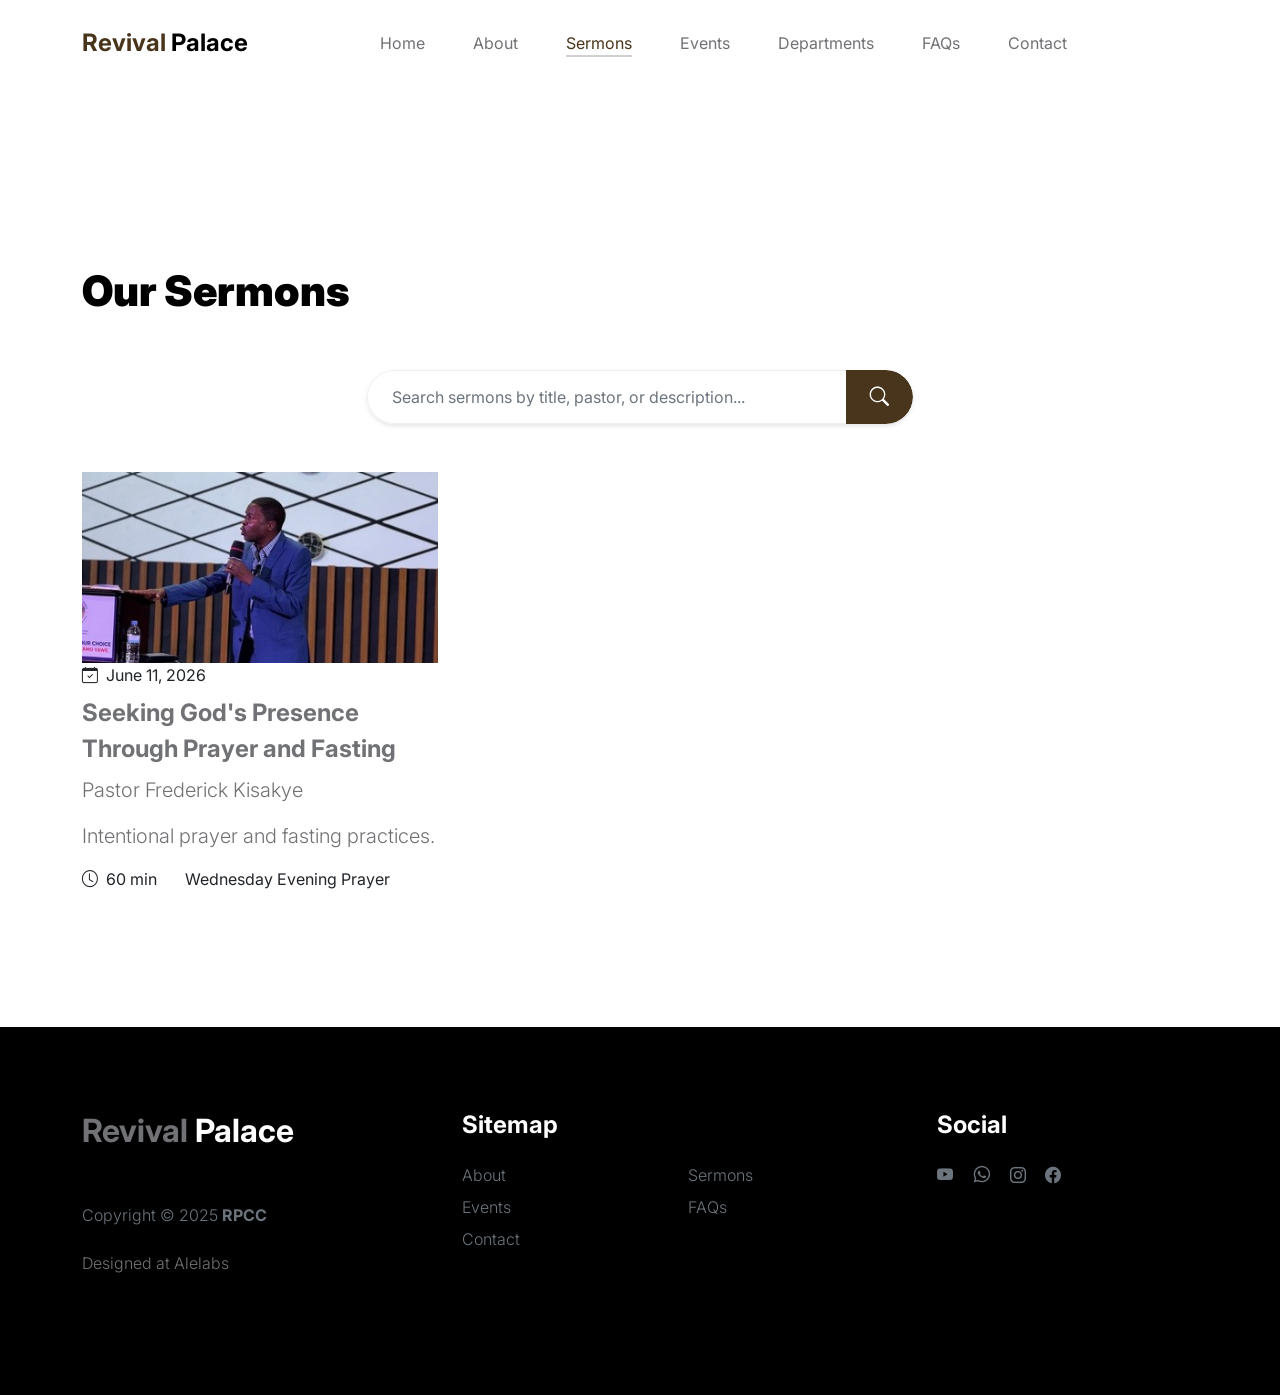
<file: sermons.html>
<!doctype html>
<html lang="en">
    <head>
        <meta charset="utf-8">
        <meta name="viewport" content="width=device-width, initial-scale=1">
        
        <!-- Primary Meta Tags -->
        <title>Sermons | Revival Palace Community Church</title>
        <meta name="title" content="Sermons | Revival Palace Community Church">
        <meta name="description" content="Watch and listen to inspiring sermons from Revival Palace Community Church. Access our sermon archive and grow in your faith journey.">
        <meta name="keywords" content="church sermons, Christian sermons, Revival Palace sermons, Kigali church sermons, Rwanda sermons">
        <meta name="author" content="Revival Palace Community Church">
        <meta name="robots" content="index, follow">

        <!-- Open Graph / Facebook -->
        <meta property="og:type" content="website">
        <meta property="og:url" content="https://revivalpalacechurch.org/sermons">
        <meta property="og:title" content="Sermons | Revival Palace Community Church">
        <meta property="og:description" content="Watch and listen to inspiring sermons from Revival Palace Community Church. Access our sermon archive and grow in your faith journey.">
        <meta property="og:image" content="https://revivalpalacechurch.org/images/pastors/p1 (9).jpg">

        <!-- Twitter -->
        <meta property="twitter:card" content="summary_large_image">
        <meta property="twitter:url" content="https://revivalpalacechurch.org/sermons">
        <meta property="twitter:title" content="Sermons | Revival Palace Community Church">
        <meta property="twitter:description" content="Watch and listen to inspiring sermons from Revival Palace Community Church. Access our sermon archive and grow in your faith journey.">
        <meta property="twitter:image" content="https://revivalpalacechurch.org/images/pastors/p1 (9).jpg">

        <!-- Canonical URL -->
        <link rel="canonical" href="https://revivalpalacechurch.org/sermons">

        <!-- Favicon -->
        <link rel="icon" type="image/png" href="images/logo/logoonly.png">
        <link rel="apple-touch-icon" href="images/apple-touch-icon.png">

        <!-- CSS FILES -->
        <link rel="preconnect" href="https://fonts.googleapis.com">
        <link rel="preconnect" href="https://fonts.gstatic.com" crossorigin>
        <link href="https://fonts.googleapis.com/css2?family=Inter:wght@100;300;400;700;900&display=swap" rel="stylesheet">
        <link href="css/bootstrap.min.css" rel="stylesheet">
        <link href="css/bootstrap-icons.css" rel="stylesheet">
        <link rel="stylesheet" href="css/slick.css"/>
        <link href="css/tooplate-little-fashion.css" rel="stylesheet">
    </head>
    
    <body>
        <section class="preloader">
            <div class="spinner">
                <span class="sk-inner-circle"></span>
            </div>
        </section>
    
        <main>
            <nav class="navbar navbar-expand-lg">
                <div class="container">
                    <button class="navbar-toggler" type="button" data-bs-toggle="collapse" data-bs-target="#navbarNav" aria-controls="navbarNav" aria-expanded="false" aria-label="Toggle navigation">
                        <span class="navbar-toggler-icon"></span>
                    </button>

                    <a class="navbar-brand" href="index.html">
                        <strong><span>Revival</span> Palace</strong>
                    </a>

                    <div class="collapse navbar-collapse" id="navbarNav">
                        <ul class="navbar-nav mx-auto">
                            <li class="nav-item">
                                <a class="nav-link" href="index.html">Home</a>
                            </li>

                            <li class="nav-item">
                                <a class="nav-link" href="about.html">About</a>
                            </li>

                            <li class="nav-item">
                                <a class="nav-link active" href="sermons.html">Sermons</a>
                            </li>

                            <li class="nav-item">
                                <a class="nav-link" href="events.html">Events</a>
                            </li>

                            <li class="nav-item">
                                <a class="nav-link" href="departments.html">Departments</a>
                            </li>

                            <li class="nav-item">
                                <a class="nav-link" href="faq.html">FAQs</a>
                            </li>

                            <li class="nav-item">
                                <a class="nav-link" href="contact.html">Contact</a>
                            </li>
                        </ul>
                    </div>
                </div>
            </nav>

            <section class="hero-section">
                <div class="section-overlay"></div>
                <div class="container">
                    <div class="row">
                        <div class="col-12">
                            <h1 class="text-white mb-4">Our Sermons</h1>
                            <p class="text-white">Watch and listen to inspiring messages that will strengthen your faith and transform your life.</p>
                        </div>
                    </div>
                </div>
            </section>

            <section class="sermon-section section-padding">
                <div class="container">
                    <div class="row">
                        <div class="col-12">
                            <h2 class="mb-5">Our Sermons</h2>

                            <!-- Search Bar -->
                            <div class="search-container mb-5">
                                <div class="row justify-content-center">
                                    <div class="col-lg-6 col-md-8 col-12">
                                        <div class="input-group">
                                            <input type="text" id="sermonSearch" class="form-control" placeholder="Search sermons by title, pastor, or description...">
                                            <button class="btn custom-btn" type="button" id="searchButton">
                                                <i class="bi-search"></i>
                                            </button>
                                        </div>
                                    </div>
                                </div>
                            </div>

                            <!-- Sermon Grid -->
                            <div class="row" id="sermonGrid">
                                <!-- Sermon Item -->
                                <div class="col-lg-4 col-md-6 col-12 mb-4 sermon-item">
                                    <div class="sermon-thumb">
                                        <a href="sermon-detail.html">
                                            <img src="images/pastors/kyasire.jpg" class="img-fluid sermon-image" alt="Seeking God's Presence Through Prayer and Fasting">
                                        </a>

                                        <div class="sermon-info">
                                            <div class="sermon-date mb-2"><i class="bi-calendar-check me-2"></i>June 11, 2026</div>
                                            <h5 class="sermon-title mb-2">
                                                <a href="sermon-detail.html">Seeking God's Presence Through Prayer and Fasting</a>
                                            </h5>
                                            <p class="sermon-pastor">Pastor Frederick Kisakye</p>
                                            <p class="sermon-description">Intentional prayer and fasting practices.</p>
                                            <div class="sermon-meta">
                                                <span class="sermon-duration"><i class="bi-clock me-2"></i>60 min</span>
                                                <span class="sermon-service ms-3"><i class="bi-church me-2"></i>Wednesday Evening Prayer</span>
                                            </div>
                                        </div>
                                    </div>
                                </div>
                            </div>

                            <!-- Remove Load More button since we only have one sermon -->
                            <div class="col-12 text-center mt-4" style="display: none;">
                                <button class="btn custom-btn" id="loadMoreBtn">Load More Sermons</button>
                            </div>
                        </div>
                    </div>
                </div>
            </section>
        </main>

        <footer class="site-footer">
            <div class="container">
                <div class="row">
                    <div class="col-lg-3 col-10 me-auto mb-4">
                        <h4 class="text-white mb-3"><a href="index.html">Revival </a> Palace</h4>
                        <p class="copyright-text text-muted mt-lg-5 mb-4 mb-lg-0">Copyright © 2025 <strong>RPCC</strong></p>
                        <br>
                        <p class="copyright-text">Designed at <a href="https://www.alelabs.tech/" target="_blank">Alelabs</a></p>
                    </div>

                    <div class="col-lg-5 col-8">
                        <h5 class="text-white mb-3">Sitemap</h5>
                        <ul class="footer-menu d-flex flex-wrap">
                            <li class="footer-menu-item"><a href="about.html" class="footer-menu-link">About</a></li>
                            <li class="footer-menu-item"><a href="sermons.html" class="footer-menu-link">Sermons</a></li>
                            <li class="footer-menu-item"><a href="events.html" class="footer-menu-link">Events</a></li>
                            <li class="footer-menu-item"><a href="faq.html" class="footer-menu-link">FAQs</a></li>
                            <li class="footer-menu-item"><a href="contact.html" class="footer-menu-link">Contact</a></li>
                        </ul>
                    </div>

                    <div class="col-lg-3 col-4">
                        <h5 class="text-white mb-3">Social</h5>
                        <ul class="social-icon">
                            <li><a href="https://www.youtube.com/@Revivalpalacechurch" class="social-icon-link bi-youtube" target="_blank"></a></li>
                            <li><a href="https://wa.me/250788585901" class="social-icon-link bi-whatsapp" target="_blank"></a></li>
                            <li><a href="https://www.instagram.com/revivalpalacechurch/" class="social-icon-link bi-instagram" target="_blank"></a></li>
                            <li><a href="https://www.facebook.com/africarevivalpalace/" class="social-icon-link bi-facebook" target="_blank"></a></li>
                        </ul>
                    </div>
                </div>
            </div>
        </footer>

        <!-- JAVASCRIPT FILES -->
        <script src="js/jquery.min.js"></script>
        <script src="js/bootstrap.bundle.min.js"></script>
        <script src="js/Headroom.js"></script>
        <script src="js/jQuery.headroom.js"></script>
        <script src="js/slick.min.js"></script>
        <script src="js/custom.js"></script>

        <!-- Sermon Search Script -->
        <script>
            document.addEventListener('DOMContentLoaded', function() {
                const searchInput = document.getElementById('sermonSearch');
                const searchButton = document.getElementById('searchButton');
                const sermonItems = document.querySelectorAll('.sermon-item');
                const loadMoreBtn = document.getElementById('loadMoreBtn');
                let debounceTimer;

                function performSearch() {
                    const searchTerm = searchInput.value.toLowerCase().trim();
                    let hasVisibleResults = false;
                    let hasHiddenResults = false;
                    
                    // First, show all sermons (both visible and hidden) for searching
                    sermonItems.forEach(item => {
                        item.classList.remove('d-none'); // Remove any d-none classes
                        item.style.display = ''; // Reset display style
                    });
                    
                    // Then perform the search
                    sermonItems.forEach(item => {
                        const title = item.querySelector('.sermon-title').textContent.toLowerCase();
                        const pastor = item.querySelector('.sermon-pastor').textContent.toLowerCase();
                        const description = item.querySelector('.sermon-description').textContent.toLowerCase();
                        
                        if (title.includes(searchTerm) || 
                            pastor.includes(searchTerm) || 
                            description.includes(searchTerm)) {
                            // Show the sermon
                            item.style.display = '';
                            // Track if this is a hidden sermon that matched
                            if (item.classList.contains('hidden-sermon')) {
                                hasHiddenResults = true;
                            } else {
                                hasVisibleResults = true;
                            }
                        } else {
                            // Hide the sermon if it doesn't match
                            item.style.display = 'none';
                        }
                    });

                    // Show/hide load more button based on search state
                    if (searchTerm === '') {
                        // If no search term, show load more button only if there are hidden sermons
                        loadMoreBtn.style.display = document.querySelectorAll('.hidden-sermon').length > 0 ? 'inline-block' : 'none';
                    } else {
                        // If searching, show load more button only if there are hidden results
                        loadMoreBtn.style.display = hasHiddenResults ? 'inline-block' : 'none';
                    }

                    // If no results found, show a message
                    if (!hasVisibleResults && !hasHiddenResults) {
                        const noResultsMsg = document.getElementById('noResultsMessage') || createNoResultsMessage();
                        noResultsMsg.style.display = 'block';
                    } else {
                        const noResultsMsg = document.getElementById('noResultsMessage');
                        if (noResultsMsg) {
                            noResultsMsg.style.display = 'none';
                        }
                    }
                }

                function createNoResultsMessage() {
                    const message = document.createElement('div');
                    message.id = 'noResultsMessage';
                    message.className = 'alert alert-info text-center mt-4';
                    message.style.display = 'none';
                    message.innerHTML = 'No sermons found matching your search.';
                    document.querySelector('.sermon-section .container').appendChild(message);
                    return message;
                }

                // Search on button click
                searchButton.addEventListener('click', performSearch);

                // Search on Enter key press
                searchInput.addEventListener('keypress', function(e) {
                    if (e.key === 'Enter') {
                        performSearch();
                    }
                });

                // Search as you type (with debounce)
                searchInput.addEventListener('input', function() {
                    clearTimeout(debounceTimer);
                    debounceTimer = setTimeout(performSearch, 300);
                });

                // Load More functionality
                let currentIndex = 0;
                const sermonsPerLoad = 3;
                const hiddenSermons = document.querySelectorAll('.hidden-sermon');

                // Initially hide all hidden sermons
                hiddenSermons.forEach(sermon => {
                    sermon.style.display = 'none';
                });

                loadMoreBtn.addEventListener('click', function() {
                    const searchTerm = searchInput.value.toLowerCase().trim();
                    
                    // Show next set of sermons
                    for (let i = 0; i < sermonsPerLoad; i++) {
                        if (currentIndex < hiddenSermons.length) {
                            const sermon = hiddenSermons[currentIndex];
                            // Only show if it matches the search term (if any)
                            if (searchTerm === '') {
                                sermon.style.display = 'block';
                            } else {
                                const title = sermon.querySelector('.sermon-title').textContent.toLowerCase();
                                const pastor = sermon.querySelector('.sermon-pastor').textContent.toLowerCase();
                                const description = sermon.querySelector('.sermon-description').textContent.toLowerCase();
                                
                                if (title.includes(searchTerm) || 
                                    pastor.includes(searchTerm) || 
                                    description.includes(searchTerm)) {
                                    sermon.style.display = 'block';
                                }
                            }
                            currentIndex++;
                        }
                    }

                    // Hide button if no more sermons to load
                    if (currentIndex >= hiddenSermons.length) {
                        loadMoreBtn.style.display = 'none';
                    }
                });

                // Reset search and load more state when search input is cleared
                searchInput.addEventListener('input', function() {
                    if (this.value === '') {
                        currentIndex = 0;
                        // Reset hidden sermons display
                        hiddenSermons.forEach(sermon => {
                            sermon.style.display = 'none';
                        });
                        // Show load more button if there are hidden sermons
                        loadMoreBtn.style.display = hiddenSermons.length > 0 ? 'inline-block' : 'none';
                    }
                });
            });
        </script>

        <style>
            .search-container {
                margin-bottom: 2rem;
            }
            
            .search-container .input-group {
                box-shadow: 0 2px 4px rgba(0,0,0,0.1);
                border-radius: 50px;
                overflow: hidden;
            }
            
            .search-container .form-control {
                border: 1px solid #eee;
                padding: 0.8rem 1.5rem;
                font-size: 1rem;
                border-radius: 50px 0 0 50px;
            }
            
            .search-container .form-control:focus {
                box-shadow: none;
                border-color: #eee;
            }
            
            .search-container .btn {
                border-radius: 0 50px 50px 0;
                padding: 0.8rem 1.5rem;
                background-color: var(--primary-color);
                border: none;
            }
            
            .search-container .btn:hover {
                background-color: var(--secondary-color);
            }
            
            .search-container .bi-search {
                font-size: 1.2rem;
            }

            #noResultsMessage {
                margin-top: 2rem;
                padding: 1rem;
                border-radius: 8px;
                background-color: #f8f9fa;
                border: 1px solid #dee2e6;
            }
        </style>
    </body>
</html>
</file>
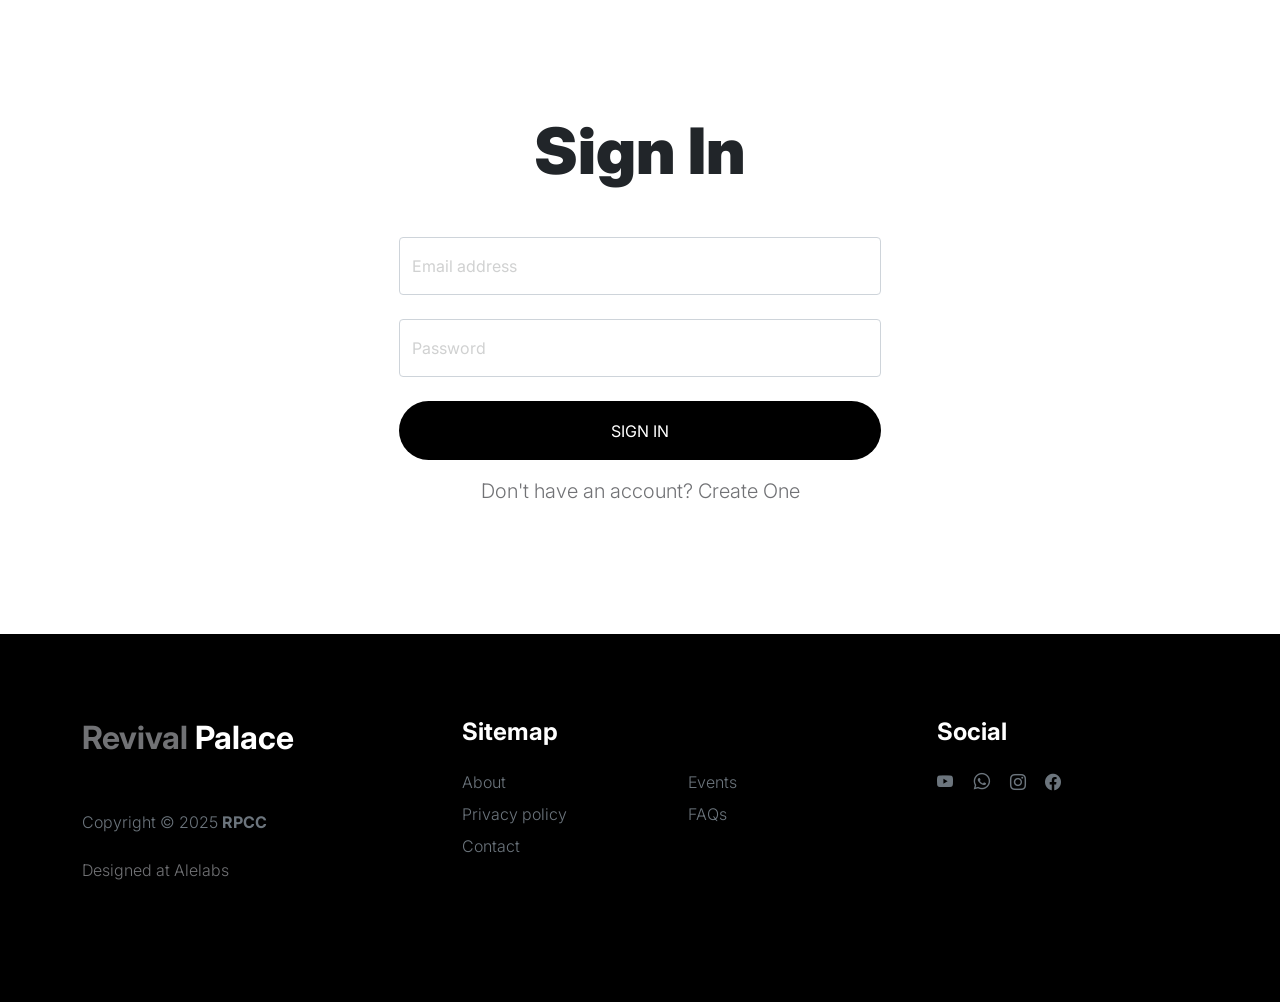
<file: sign-in.html>
<!doctype html>
<html lang="en">
    <head>
        <meta charset="utf-8">
        <meta name="viewport" content="width=device-width, initial-scale=1">
        
        <!-- Primary Meta Tags -->
        <title>Sign In | Revival Palace Community Church</title>
        <meta name="title" content="Sign In | Revival Palace Community Church">
        <meta name="description" content="Sign in to your Revival Palace Community Church account. Access member resources, event registrations, and stay connected with our church community.">
        <meta name="keywords" content="church login Rwanda, Christian church sign in Kigali, church member login Rwanda, church account Kigali">
        <meta name="author" content="Revival Palace Community Church">
        <meta name="robots" content="noindex, follow">
        
        <!-- Open Graph / Facebook -->
        <meta property="og:type" content="website">
        <meta property="og:url" content="https://revivalpalacechurch.org/sign-in">
        <meta property="og:title" content="Sign In | Revival Palace Community Church">
        <meta property="og:description" content="Sign in to access your church account and member resources at Revival Palace Community Church.">
        <meta property="og:image" content="https://revivalpalacechurch.org/images/worshipteam/worship1 (3).jpg">

        <!-- Twitter -->
        <meta property="twitter:card" content="summary_large_image">
        <meta property="twitter:url" content="https://revivalpalacechurch.org/sign-in">
        <meta property="twitter:title" content="Sign In | Revival Palace Community Church">
        <meta property="twitter:description" content="Sign in to access your church account and member resources at Revival Palace Community Church.">
        <meta property="twitter:image" content="https://revivalpalacechurch.org/images/worshipteam/worship1 (3).jpg">

        <!-- Canonical URL -->
        <link rel="canonical" href="https://revivalpalacechurch.org/sign-in">

        <!-- Favicon -->
        <link rel="icon" type="image/png" href="images/logo/logoonly.png">
        <link rel="apple-touch-icon" href="images/apple-touch-icon.png">

        <!-- CSS FILES -->
        <link rel="preconnect" href="https://fonts.googleapis.com">

        <link rel="preconnect" href="https://fonts.gstatic.com" crossorigin>

        <link href="https://fonts.googleapis.com/css2?family=Inter:wght@100;300;400;700;900&display=swap" rel="stylesheet">

        <link href="css/bootstrap.min.css" rel="stylesheet">
        <link href="css/bootstrap-icons.css" rel="stylesheet">

        <link rel="stylesheet" href="css/slick.css"/>

        <link href="css/tooplate-little-fashion.css" rel="stylesheet">
        
<!--

Tooplate 2127 Little Fashion

https://www.tooplate.com/view/2127-little-fashion

-->
    </head>
    
    <body>

        <section class="preloader">
            <div class="spinner">
                <span class="sk-inner-circle"></span>
            </div>
        </section>
    
        <main>

            <section class="sign-in-form section-padding">
                <div class="container">
                    <div class="row">

                        <div class="col-lg-8 mx-auto col-12">

                            <h1 class="hero-title text-center mb-5">Sign In</h1>

                            <div class="row">
                                <div class="col-lg-8 col-11 mx-auto">
                                    <form role="form" method="post">

                                        <div class="form-floating mb-4 p-0">
                                            <input type="email" name="email" id="email" pattern="[^ @]*@[^ @]*" class="form-control" placeholder="Email address" required>

                                            <label for="email">Email address</label>
                                        </div>

                                        <div class="form-floating p-0">
                                            <input type="password" name="password" id="password" class="form-control" placeholder="Password" required>

                                            <label for="password">Password</label>
                                        </div>

                                        <button type="submit" class="btn custom-btn form-control mt-4 mb-3">
                                            Sign in
                                        </button>

                                        <p class="text-center">Don't have an account? <a href="sign-up.html">Create One</a></p>

                                    </form>
                                </div>
                            </div>
                            
                        </div>

                    </div>
                </div>
            </section>

        </main>

        <footer class="site-footer">
            <div class="container">
                <div class="row">

                    <div class="col-lg-3 col-10 me-auto mb-4">
                        <h4 class="text-white mb-3"><a href="index.html">Revival </a> Palace</h4>
                        <p class="copyright-text text-muted mt-lg-5 mb-4 mb-lg-0">Copyright © 2025 <strong>RPCC</strong></p>
                        <br>
                        <p class="copyright-text">Designed at <a href="https://www.alelabs.tech/" target="_blank">Alelabs</a></p>
                    </div>

                    <div class="col-lg-5 col-8">
                        <h5 class="text-white mb-3">Sitemap</h5>

                        <ul class="footer-menu d-flex flex-wrap">
                            <li class="footer-menu-item"><a href="about.html" class="footer-menu-link">About</a></li>

                            <li class="footer-menu-item"><a href="events.html" class="footer-menu-link">Events</a></li>

                            <li class="footer-menu-item"><a href="#" class="footer-menu-link">Privacy policy</a></li>

                            <li class="footer-menu-item"><a href="faq.html" class="footer-menu-link">FAQs</a></li>

                            <li class="footer-menu-item"><a href="contact.html" class="footer-menu-link">Contact</a></li>
                        </ul>
                    </div>

                    <div class="col-lg-3 col-4">
                        <h5 class="text-white mb-3">Social</h5>

                        <ul class="social-icon">
                            <li><a href="https://www.youtube.com/@Revivalpalacechurch" class="social-icon-link bi-youtube" target="_blank"></a></li>

                            <li><a href="https://wa.me/250788585901" class="social-icon-link bi-whatsapp" target="_blank"></a></li>

                            <li><a href="https://www.instagram.com/revivalpalacechurch/" class="social-icon-link bi-instagram" target="_blank"></a></li>

                            <li><a href="https://www.facebook.com/africarevivalpalace/" class="social-icon-link bi-facebook" target="_blank"></a></li>
                        </ul>
                    </div>

                </div>
            </div>
        </footer>

        <!-- JAVASCRIPT FILES -->
        <script src="js/jquery.min.js"></script>
        <script src="js/bootstrap.bundle.min.js"></script>
        <script src="js/Headroom.js"></script>
        <script src="js/jQuery.headroom.js"></script>
        <script src="js/slick.min.js"></script>
        <script src="js/custom.js"></script>

    </body>
</html>
</file>
<file: css/tooplate-little-fashion.css>
/*

Tooplate 2127 Little Fashion

https://www.tooplate.com/view/2127-little-fashion

*/


/*---------------------------------------
  CUSTOM PROPERTIES ( VARIABLES )             
-----------------------------------------*/
:root {
  --white-color:                #FFFFFF;
  --primary-color:              #48351b;
  --section-bg-color:           #f0f8ff;
  --dark-color:                 #000000;
  --grey-color:                 #d0d1d1;
  --p-color:                    #717275;

  --body-font-family:           'Inter', sans-serif;

  --h5-font-size:               24px;
  --p-font-size:                20px;
  --copyright-text-font-size:   16px;
  --product-link-font-size:     14px;
  --custom-link-font-size:      12px;

  --font-weight-thin:           100;
  --font-weight-light:          300;
  --font-weight-normal:         400;
  --font-weight-bold:           700;
  --font-weight-black:          900;
}

body,
html {
  height: 100%;
}

html {
  scroll-behavior: smooth;
}

@media screen and (prefers-reduced-motion: reduce) {
  html {
    scroll-behavior: auto;
  }
}

body {
    background: var(--white-color);
    font-family: var(--body-font-family);    
    position: relative;
}

/*---------------------------------------
  TYPOGRAPHY               
-----------------------------------------*/

h2,
h3,
h4,
h5,
h6 {
  color: var(--dark-color);
  line-height: inherit;
}

h1,
h2,
h3,
h4,
h5,
h6 {
  font-weight: var(--font-weight-bold);
}

h1,
h2 {
  font-weight: var(--font-weight-black);
}

h1 {
  font-size: 64px;
  line-height: normal;
}

h2 {
  font-size: 42px;
}

h3 {
  font-size: 36px;
}

h4 {
  font-size: 32px;
}

h5 {
  font-size: 24px;
}

h6 {
  font-size: 20px;
}

p {
  color: var(--p-color);
  font-size: var(--p-font-size);
  font-weight: var(--font-weight-light);
}

a, 
button {
  touch-action: manipulation;
  transition: all 0.3s;
}

a {
  color: var(--p-color);
  text-decoration: none;
}

a:hover {
  color: var(--primary-color);
}

.text-primary {
  color: var(--primary-color) !important;
}

::selection {
  background: var(--primary-color);
  color: var(--white-color);
}

/*---------------------------------------
  CUSTOM LINK               
-----------------------------------------*/
.custom-link {
  color: var(--p-color);
  font-size: var(--custom-link-font-size);
  font-weight: var(--font-weight-bold);
  text-transform: uppercase;
  position: relative;
}

.custom-link i {
  position: absolute;
  opacity: 0;
  bottom: 0;
  left: 100%;
  transition: all 0.3s;
  line-height: normal;
}

.custom-link:hover i {
  opacity: 1;
  left: 101%;
}

.lead {
  font-size: 1.5rem;
  font-weight: var(--font-weight-thin);
}

b,
strong {
  font-weight: var(--font-weight-bold);
}

/*---------------------------------------
  PRE LOADER               
-----------------------------------------*/
.preloader {
  position: fixed;
  top: 0;
  left: 0;
  width: 100%;
  height: 100%;
  z-index: 99999;
  display: flex;
  flex-flow: row nowrap;
  justify-content: center;
  align-items: center;
  background: none repeat scroll 0 0 var(--white-color);
}

.spinner {
  border: 1px solid transparent;
  border-radius: 5px;
  position: relative;
}

.spinner::before {
  content: '';
  box-sizing: border-box;
  position: absolute;
  top: 50%;
  left: 50%;
  width: 45px;
  height: 45px;
  margin-top: -10px;
  margin-left: -23px;
  border-radius: 50%;
  border: 1px solid #959595;
  border-top-color: var(--white-color);
  animation: spinner .9s linear infinite;
}

@keyframes spinner {
  to {transform: rotate(360deg);}
}

/*---------------------------------------
  CUSTOM BUTTON & ICON              
-----------------------------------------*/
.custom-btn {
  background: var(--dark-color);
  border-radius: 50px;
  color: var(--white-color);
  font-size: var(--copyright-text-font-size);
  text-transform: uppercase;
  padding: 16.50px 20px;
}

.social-btn {
  background: transparent;
  border: 1px solid var(--grey-color);
  color: var(--dark-color);
  text-transform: none;
}

.social-btn:hover {
  border-color: transparent;
}

.cart-form-select {
  border-radius: 0;
  padding-top: 15px;
  padding-bottom: 15px;
}

.cart-btn {
  border-radius: 0;
  width: 100%;
  font-size: var(--product-link-font-size);
}

.custom-btn:hover,
.slick-slideshow .custom-btn:hover {
  background: var(--primary-color);
  color: var(--white-color);
}

.custom-icon {
  color: var(--p-color);
  font-size: 24px;
}

.custom-icon {
  display: inline-block;
  vertical-align: middle;
}

.bi-bag.custom-icon {
  font-size: 17px;
}

.featured-icon {
  color: var(--grey-color);
  font-size: 52px;
}

/*---------------------------------------
  DIV SEPARATOR               
-----------------------------------------*/
.div-separator {
  position: relative;
}

.div-separator::before {
  content: "";
  height: 1px;
  background: var(--grey-color);
  display: block;
  width: 100%;
}

.div-separator span {
  position: absolute;
  top: 50%;
  margin-left: -22.5px;
  left: 50%;
  text-align: center;
  background: var(--white-color);
  margin-top: -11px;
  color: var(--dark-color);
  font-weight: var(--font-weight-bold);
  font-size: 14px;
  width: 35px;
  text-transform: uppercase;
}

/*---------------------------------------
  FULL IMAGE               
-----------------------------------------*/
.full-image-img {
  display: block;
  position: absolute;
  z-index: -1;
  right: 0;
  width: 100%;
  bottom: -120px;
  min-width: 650px;
}

@media (min-width: 1600px) {
  .full-image-img {
    bottom: -200px;
  }
}

/*---------------------------------------
  NAVIGATION               
-----------------------------------------*/
.navbar {
  background: var(--white-color);
  position: fixed;
  top: 0;
  right: 0;
  left: 0;
  padding: 25px 0;
  z-index: 2;
  will-change: transform;
  transition: transform 300ms linear;
}

.navbar span, h2 span, h4 span {
	color: var(--primary-color);
}

.navbar.headroom--not-top {
  padding: 20px 0;
}

.headroom--pinned {
  transform: translate(0, 0);
}

.headroom--unpinned {
  transform: translate(0, -150%);
}

.navbar-brand {
  color: var(--dark-color);
  font-size: 24px;
  font-weight: var(--font-weight-light);
  margin: 0;
  padding: 0;
}

.navbar-expand-lg .navbar-nav .nav-link {
  display: inline-block;
  padding: 0;
  margin-right: 1.5rem;
  margin-left: 1.5rem;
}

.nav-link {
  color: var(--p-color);
  font-size: 16px;
  position: relative;
}

.navbar .nav-link::after {
  position: absolute;
  top: 100%;
  left: 0;
  width: 100%;
  height: 2px;
  background: var(--grey-color);
  content: '';
  opacity: 0;
  -webkit-transition: opacity 0.3s, -webkit-transform 0.3s;
  -moz-transition: opacity 0.3s, -moz-transform 0.3s;
  transition: opacity 0.3s, transform 0.3s;
  -webkit-transform: translateY(10px);
  -moz-transform: translateY(10px);
  transform: translateY(10px);
}

.navbar .nav-link.active::after, 
.navbar .nav-link:hover::after {
  opacity: 1;
  -webkit-transform: translateY(0px);
  -moz-transform: translateY(0px);
  transform: translateY(0px);
}

.navbar .nav-link.active,
.navbar .nav-link:hover {
  color: var(--primary-color);
}

.nav-link:focus, 
.nav-link:hover {
  color: var(--p-color);
}

.navbar-toggler {
  border: 0;
  padding: 0;
  cursor: pointer;
  margin: 0;
  width: 30px;
  height: 35px;
  outline: none;
}

.navbar-toggler:focus {
  outline: none;
  box-shadow: none;
}

.navbar-toggler[aria-expanded="true"] .navbar-toggler-icon {
  background: transparent;
}

.navbar-toggler[aria-expanded="true"] .navbar-toggler-icon:before,
.navbar-toggler[aria-expanded="true"] .navbar-toggler-icon:after {
  transition: top 300ms 50ms ease, -webkit-transform 300ms 350ms ease;
  transition: top 300ms 50ms ease, transform 300ms 350ms ease;
  transition: top 300ms 50ms ease, transform 300ms 350ms ease, -webkit-transform 300ms 350ms ease;
  top: 0;
}

.navbar-toggler[aria-expanded="true"] .navbar-toggler-icon:before {
  transform: rotate(45deg);
}

.navbar-toggler[aria-expanded="true"] .navbar-toggler-icon:after {
  transform: rotate(-45deg);
}

.navbar-toggler .navbar-toggler-icon {
  background: var(--dark-color);
  transition: background 10ms 300ms ease;
  display: block;
  width: 30px;
  height: 2px;
  position: relative;
}

.navbar-toggler .navbar-toggler-icon::before,
.navbar-toggler .navbar-toggler-icon::after {
  transition: top 300ms 350ms ease, -webkit-transform 300ms 50ms ease;
  transition: top 300ms 350ms ease, transform 300ms 50ms ease;
  transition: top 300ms 350ms ease, transform 300ms 50ms ease, -webkit-transform 300ms 50ms ease;
  position: absolute;
  right: 0;
  left: 0;
  background: var(--dark-color);
  width: 30px;
  height: 2px;
  content: '';
}

.navbar-toggler .navbar-toggler-icon:before {
  top: -8px;
}

.navbar-toggler .navbar-toggler-icon:after {
  top: 8px;
}

/*---------------------------------------
  SITE HEADER              
-----------------------------------------*/
.site-header {
  background-color: var(--section-bg-color);
  position: relative;
  overflow: hidden;
  margin-top: 86px;
}

.site-header.section-padding {
  padding-top: 7rem;
  padding-bottom: 7rem;
}

.site-header.section-padding-img {
  padding-top: 10rem;
  padding-bottom: 10rem;
}

.header-image {
  position: absolute;
  top: 0;
  right: 0;
  width: 50%;
  height: 100%;
  object-fit: cover;
}

/*---------------------------------------
  SLICK SLIDESHOW               
-----------------------------------------*/
@media (min-width: 992px) {
  .slick-slideshow {
    height: 100vh;
  }
}

.slick-slideshow {
  margin-top: 86px;
}

.slick-title {
  color: var(--white-color);
}

.slick-custom {
  position: relative;
}

.slick-custom img {
  width: 100%;
  object-fit: cover;
}

.slick-bottom {
  background: linear-gradient(to top, var(--dark-color), transparent 90%);
  position: absolute;
  z-index: 2;
  bottom: 0;
  right: 0;
  left: 0;
  width: 100%;
  height: 100%;
}

.slick-bottom .container {
  position: absolute;
  top: 40%;
  left: 50%;
  transform: translate(-50%, -40%);
}

.slick-overlay {
  background: linear-gradient(to top, #000, transparent 120%);
  position: absolute;
  top: 0;
  right: 0;
  bottom: 0;
  left: 0;
}

.slick-slideshow .custom-btn {
  font-weight: var(--font-weight-bold);
  display: inline-block;
  padding-right: 32px;
  padding-left: 32px;
}

@media (min-width: 576px) {
  .slick-slideshow .slick-dots {
    max-width: 540px;
  }
}

@media (min-width: 768px) {
  .slick-slideshow .slick-dots {
    max-width: 720px;
  }
}

@media (min-width: 992px) {
  .slick-slideshow .slick-dots {
    max-width: 960px;
  }
}

@media (min-width: 1200px) {
  .slick-slideshow .slick-dots {
    max-width: 1140px;
  }
}

@media (min-width: 1400px) {
  .slick-slideshow .slick-dots {
    max-width: 1320px;
  }
}

.slick-slideshow .slick-dots {
  position: absolute;
  z-index: 2;
  top: 50%;
  left: 0;
  right: 0;
  transform: translate(0, -50%);
  margin: 0 auto;
  padding: 0;
}

.slick-slideshow .slick-dots li {
  background: transparent;
  border: 5px solid rgba(255, 255, 255, 0.35);
  border-radius: 100%;
  display: block;
  width: 30px;
  height: 30px;
  margin: 10px;
  padding: 5px;
  margin-left: auto;
  cursor: pointer;
}

.slick-slideshow .slick-dots button {
  background: transparent;
  border: none;
  color: transparent;
  display: block;
  width: 100%;
  height: 0;
  margin: 0;
  padding: 0;
  outline: none;
  height: 0;
}

.slick-slideshow .slick-dots li:hover,
.slick-slideshow .slick-dots .slick-active {
  background: var(--white-color);
}

/*---------------------------------------
  CUSTOM CIRCLE IMAGES               
-----------------------------------------*/

.custom-circle-image {
  border-radius: 100px;
  width: 55px;
  height: 55px;
}

.custom-circle-image.team-image {
  width: 85px;
  height: 85px;
}

/*---------------------------------------
  TESTIMONIAL               
-----------------------------------------*/
.slick-testimonial .slick-list,
.slick-testimonial .slick-track {
  height: 100%;
}

.slick-testimonial {
  margin: auto;
}

.slick-testimonial-caption {
  quotes: '❝' '❞';
  position: relative;
  padding: 5rem 7rem;
}

.slick-testimonial-caption::before {
  content: open-quote;
  display: inline-block;
  color: var(--primary-color);
  font-family: auto;
  font-size: 100px;
  height: 0;
  position: absolute;
  top: 0;
  left: 0;
}

.slick-testimonial .slick-dots {
  text-align: center;
}

.slick-testimonial .slick-dots li {
  background: var(--grey-color);
  display: inline-block;
  vertical-align: top;
  width: 16%;
  height: 1px;
}

.slick-testimonial .slick-dots button {
  background: transparent;
  border: none;
  color: transparent;
  display: block;
  width: 100%;
  height: 0;
  margin: 0;
  padding: 0;
}

.slick-testimonial .slick-dots li:hover,
.slick-testimonial .slick-dots .slick-active {
  background: var(--dark-color);
}

/*---------------------------------------
  SECTION               
-----------------------------------------*/
section {
  content-visibility: auto;
  contain-intrinsic-size: 700px;
}

.section-padding {
  padding-top: 7rem;
  padding-bottom: 7rem;
}

.featured {
  background: var(--section-bg-color);
}

/*---------------------------------------
  ABOUT               
-----------------------------------------*/
.about .nav-pills .nav-item {
  width: 100%;
}

.about .nav-pills .nav-link {
  color: var(--grey-color);
  font-size: 18px;
  font-weight: var(--font-weight-bold);
  border-left: 1px solid var(--grey-color);
  border-radius: 0;
  padding-right: 0;
}

.about .nav-pills .nav-link:hover,
.about .nav-pills .nav-link.active, 
.about .nav-pills .show>.nav-link {
  background: transparent;
  border-left-color: var(--primary-color);
  color: var(--primary-color);
}

/*---------------------------------------
  FAQ ACCORDION               
-----------------------------------------*/
.accordion-item {
  background-color: transparent;
  border-top: 0;
  border-right: 0;
  border-left: 0;
}

.accordion-button {
  background-color: transparent;
  box-shadow: none;
}

.accordion-button:not(.collapsed) {
  background: transparent;
  box-shadow: none;
}

button:focus:not(:focus-visible) {
  border-color: transparent;
  box-shadow: none;
}

.accordion-body {
  border-top: 1px solid rgba(0,0,0,.125);
}

.accordion-button {
  font-size: 1.5rem;
  font-weight: var(--font-weight-normal);
  padding-top: 1.5rem;
  padding-right: 0;
  padding-bottom: 1.5rem;
  padding-left: 0;
}

.accordion-body {
  padding: 2rem 0;
}

/*---------------------------------------
  TEAM MEMBERS               
-----------------------------------------*/
.team {
  background: var(--grey-color);
}

.team-thumb {
  background: var(--white-color);
  position: relative;
  border-radius: .25rem;
  padding: 42px 32px;
}

.team-info {
  width: 100%;
}

.custom-modal-btn {
  background: var(--grey-color);
  color: var(--white-color);
  position: absolute;
  top: 0;
  right: 0;
  bottom: 0;
  margin: auto 32px;
  width: 42px;
  height: 42px;
}

.modal-body {
  padding: 4rem;
}

.modal-header {
  padding-top: 7rem;
  padding-bottom: 5rem;
}

.modal-header .btn-close {
  position: absolute;
  top: 0;
  right: 0;
  font-size: 24px;
  margin: 32px;
}

#cart-modal .modal-header .btn-close {
  z-index: 2;
  margin: 22px;
}

#cart-modal .modal-header {
  border-bottom: 0;
  padding: 0;
}

#cart-modal .modal-footer {
  padding: 2rem 4rem;
}

/*---------------------------------------
  SKILL - PROGRESS BAR               
-----------------------------------------*/
.skill-thumb strong {
  display: inline-block;
  margin-bottom: 6px;
}

.skill-thumb span {
  color: var(--dark-color);
  font-size: 24px;
  font-weight: var(--font-weight-bold);
}

.skill-thumb .progress {
  background: var(--white-color);
  box-shadow: none;
  border-radius: 100px;
  height: 1px;
  margin-bottom: 16px;
}

.skill-thumb .progress .progress-bar-primary {
  background: var(--grey-color);
}

/*---------------------------------------
  PRODUCT               
-----------------------------------------*/
.front-product {
  background: var(--section-bg-color);
}

.product-thumb {
  background: var(--white-color);
  position: relative;
  transition: all 0.5s ease-out;
}

.product-image {
  transition: all 0.5s ease-out;
}

.product-thumb:hover .product-image {
  box-shadow: 0 1rem 3rem rgba(0,0,0,.175);
}

.product-top {
  position: absolute;
  top: 0;
  right: 0;
  left: 0;
  margin: 20px;
}

.product-info {
  padding: 30px 20px;
}

.product-description,
.product-cart-thumb {
  padding: 0 20px;
}

.product-icon {
  color: var(--white-color);
}

.product-title-link {
  color: var(--dark-color);
}

.product-additional-link {
  display: inline-block;
  vertical-align: top;
  font-size: var(--product-link-font-size);
  margin-top: 32px;
  margin-right: 12px;
}

.product-alert {
  background: var(--white-color);
  color: var(--p-color);
  font-size: var(--custom-link-font-size);
  font-weight: var(--font-weight-bold);
  padding: 3px 10px;
}

.product-p {
  font-size: var(--product-link-font-size);
}

.view-all {
  text-transform: uppercase;
  color: var(--p-color);
  font-size: 13px;
  font-weight: var(--font-weight-bold);
  border-bottom: 2px solid var(--grey-color);
  padding-bottom: 6px;
}

/*---------------------------------------
  CONTACT              
-----------------------------------------*/
.contact-info {
  padding: 40px;
}

.contact-form .form-control {
  border-color: var(--grey-color);
  font-weight: var(--font-weight-normal);
}

.form-floating>label {
  color: var(--grey-color);
  font-weight: var(--font-weight-normal);
}

.contact-form button[type='submit'] {
  background: var(--dark-color);
  border: none;
  border-radius: 100px;
  color: var(--white-color);
  font-weight: var(--font-weight-bold);
  text-transform: uppercase;
  padding: 16px;
}

.contact-form button[type='submit']:hover {
  background: var(--primary-color);
}

/*---------------------------------------
  SITE FOOTER               
-----------------------------------------*/
.site-footer {
  background: var(--dark-color);
  padding-top: 5rem;
  padding-bottom: 5rem;
}

.footer-menu {
  margin: 0;
  padding: 0;
}

.footer-menu-item {
  display: block;
  width: 50%;
}

.footer-menu-link {
  color: #6c757d;
  font-weight: var(--font-weight-light);
  display: inline-block;
  vertical-align: top;
  margin-top: 4px;
  margin-bottom: 4px;
}

.site-footer .social-icon-link {
  margin-top: 4px;
}

.site-footer .social-icon-link:hover,
.footer-menu-link:hover {
  color: var(--white-color);
}

.copyright-text {
  font-size: var(--copyright-text-font-size);
}

/*---------------------------------------
  SOCIAL ICON               
-----------------------------------------*/
.social-icon {
  margin: 0;
  padding: 0;
}

.social-icon li {
  list-style: none;
  display: inline-block;
  vertical-align: top;
}

.social-icon-link {
  color: #6c757d;
  font-size: 1rem;
  display: inline-block;
  vertical-align: top;
  margin-bottom: 4px;
  margin-right: 15px;
}

.social-icon-link:hover {
  color: var(--primary-color);
}

/*---------------------------------------
  RESPONSIVE STYLES               
-----------------------------------------*/
@media screen and (max-width: 1200px) {
  h1 {
    font-size: 62px;
  }
}

@media screen and (max-width: 991px) {
  h1 {
    font-size: 42px;
    margin-bottom: 0;
  }

  h2 {
    font-size: 36px;
  }

  h3 {
    font-size: 32px;
  }

  h4 {
    font-size: 28px;
  }

  h5 {
    font-size: 24px;
  }

  h6 {
    font-size: 20px;
  }

  .lead {
    font-size: 16px;
  }

  .navbar-expand-lg .navbar-nav .nav-link {
    margin-top: 1rem;
  }

  .site-header {
    background-position: bottom;
  }

  #cart-modal .modal-header .btn-close {
    margin: 22px 14px;
  }

  .custom-btn {
    font-size: 14px;
    padding: 13.5px 20px;
  }

  .slick-slideshow .custom-btn {
    padding-right: 27px;
    padding-left: 27px;
  }

  .social-login,
  .div-separator {
    width: 75% !important;
  }

  #cart-modal .modal-footer .row {
    width: 100% !important;
  }

  .site-header.section-padding,
  .section-padding {
    padding-top: 4rem;
    padding-bottom: 4rem;
  }

  .site-header-image.section-padding {
    padding-bottom: 0;
  }

  .header-info {
    padding-top: 50px;
    padding-bottom: 100px;
  }

  .header-image {
    position: relative;
    top: auto;
    bottom: 0;
    left: 0;
    width: auto;
    height: auto;
  }

  .slick-testimonial-caption {
    padding: 6rem 3rem 4rem 3rem;
  }

  .slick-slideshow .slick-dots li {
    width: 25px;
    height: 25px;
  }

  .modal-header {
    padding-top: 6rem;
    padding-bottom: 2rem;
  }

  .modal-body {
    padding: 2rem;
  }

  #cart-modal .modal-footer {
    padding-right: 0;
    padding-left: 0;
  }

  #cart-modal .modal-body {
    padding: 4rem 2rem 2rem 2rem;
  }

  .full-image-img {
    bottom: 0;
  }
}
</file>
